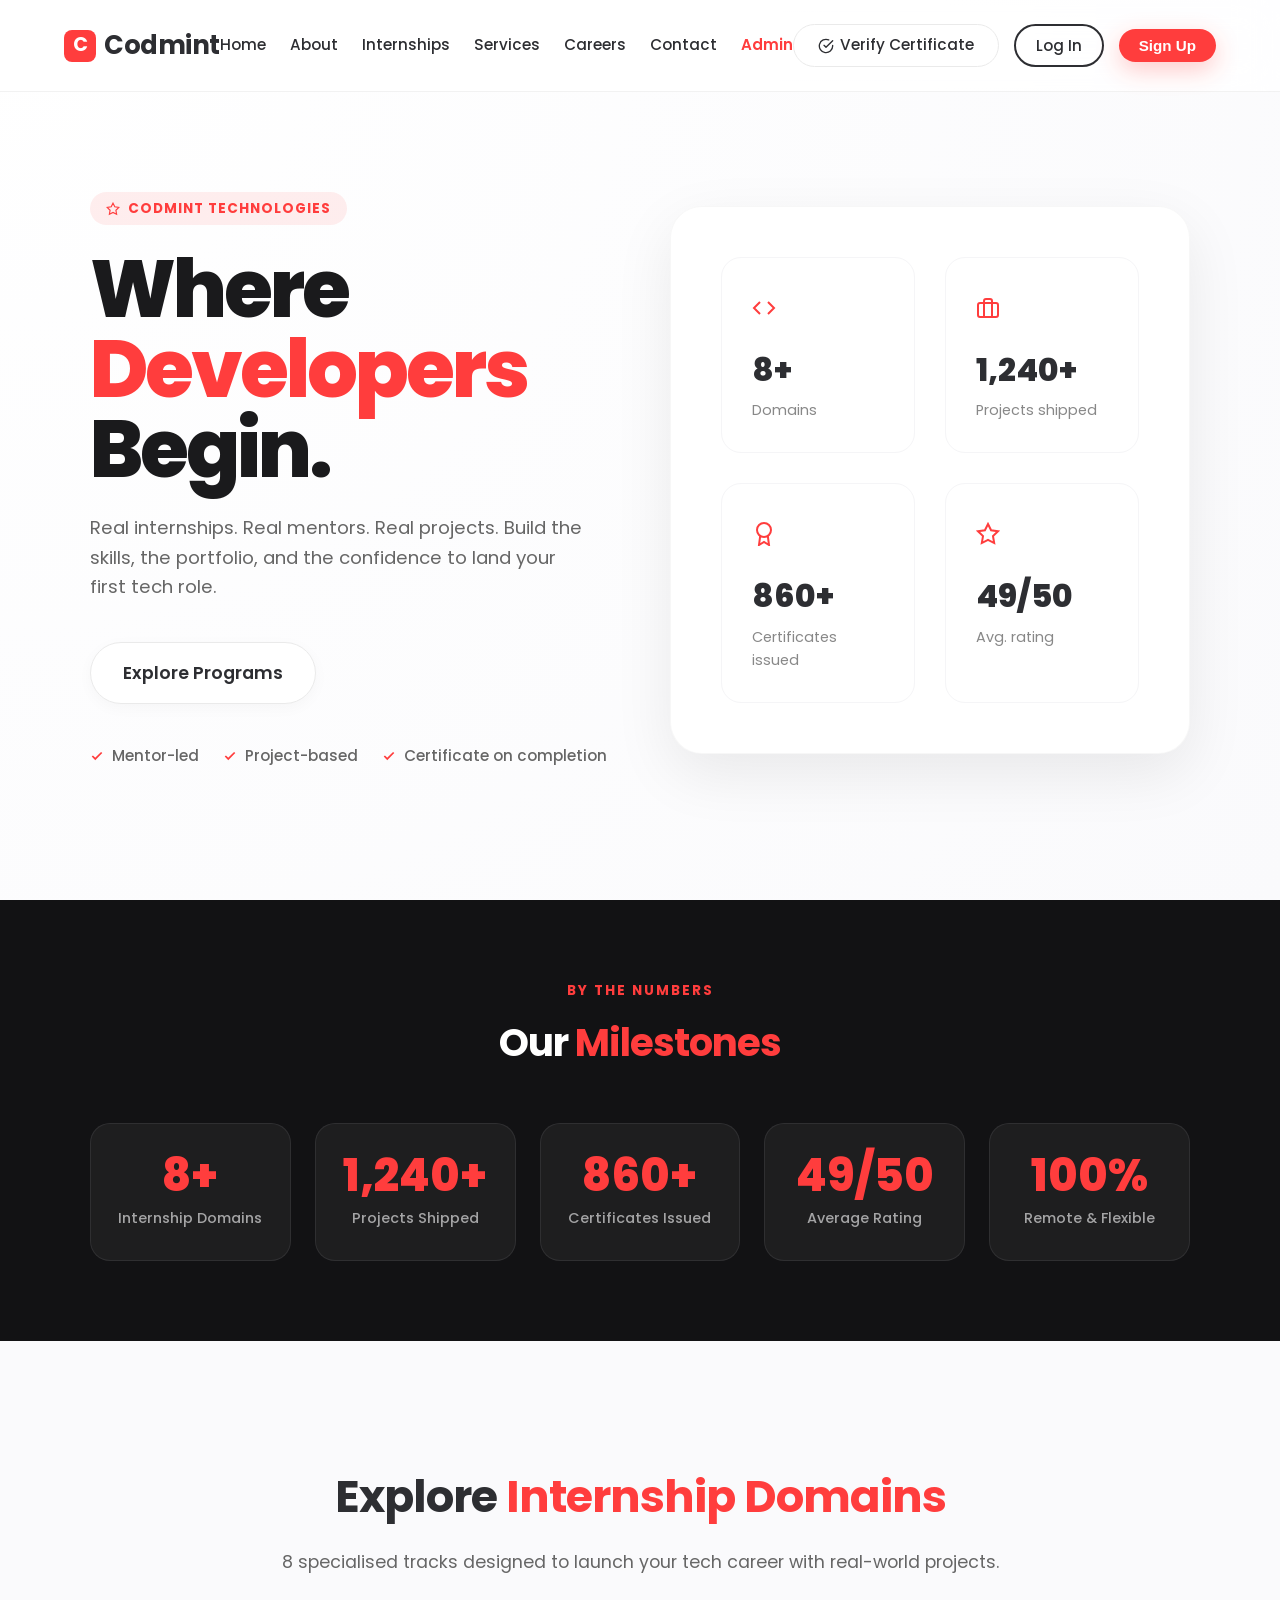
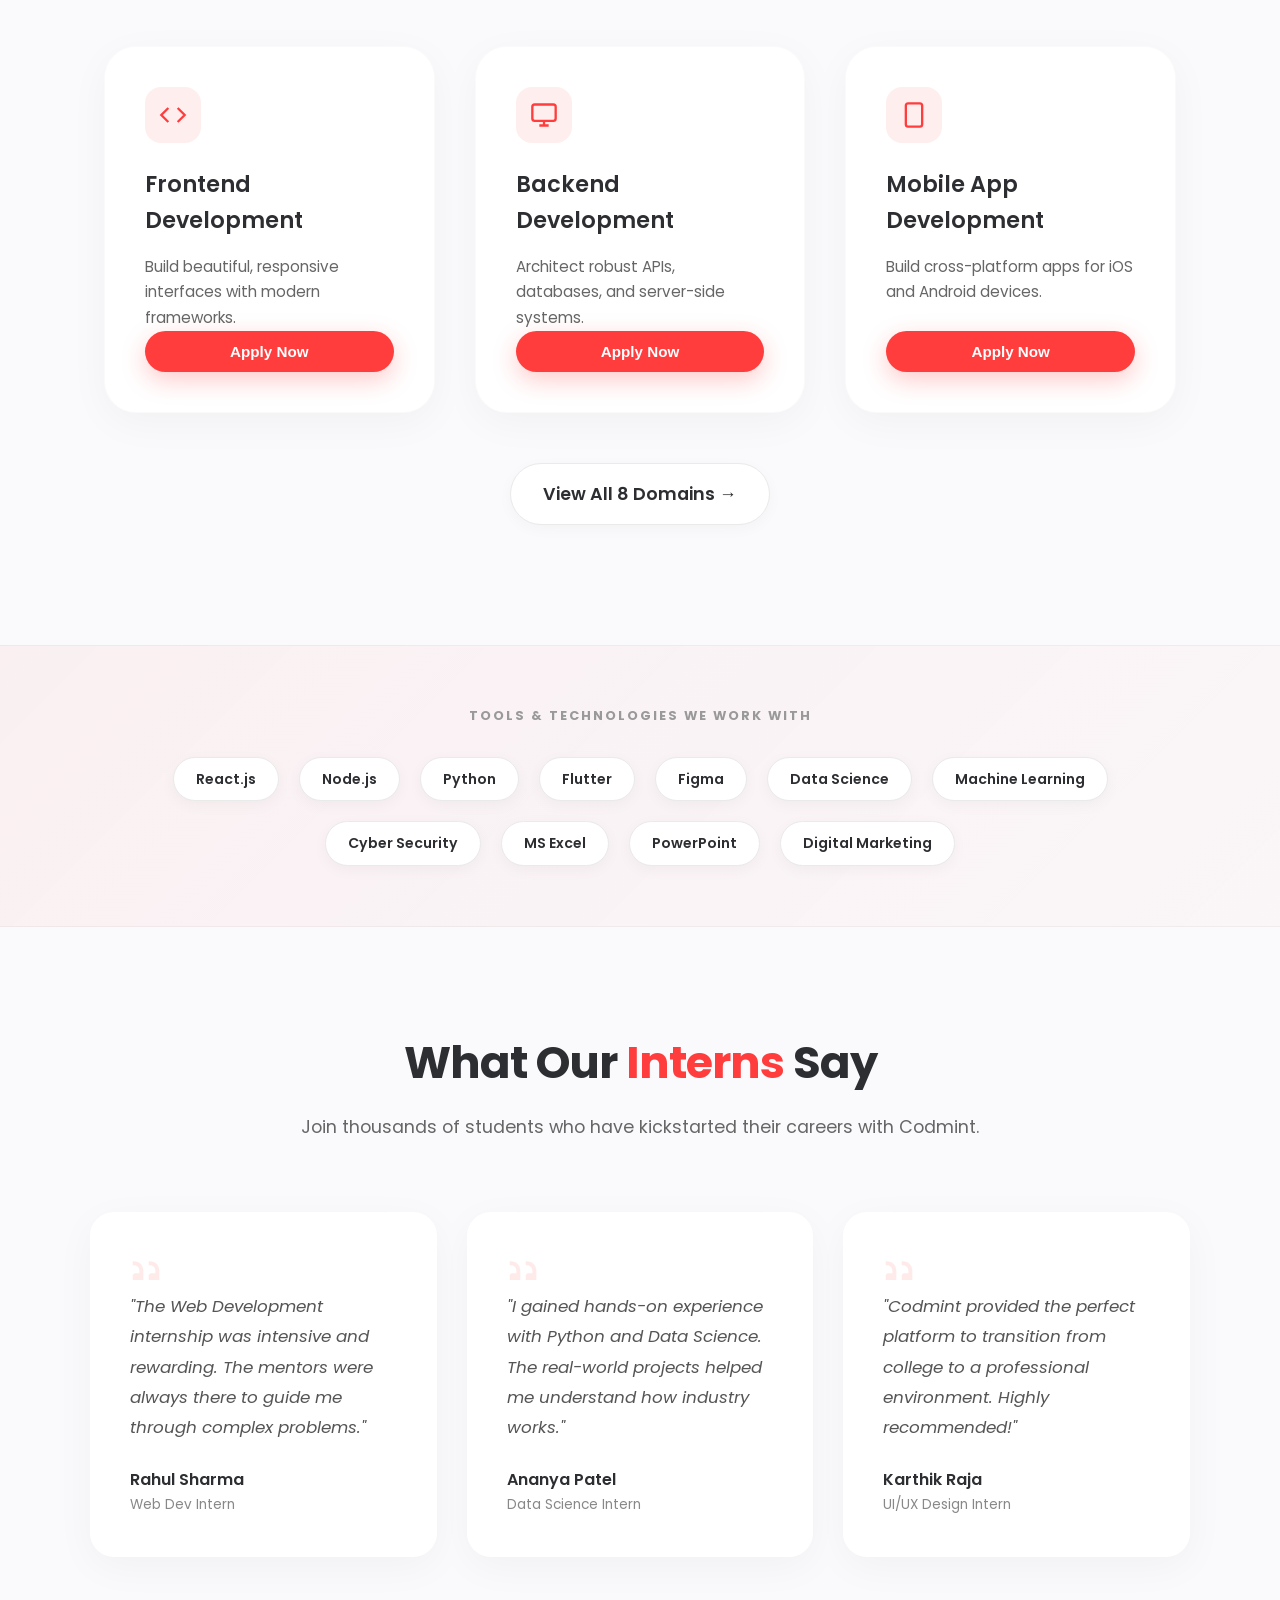
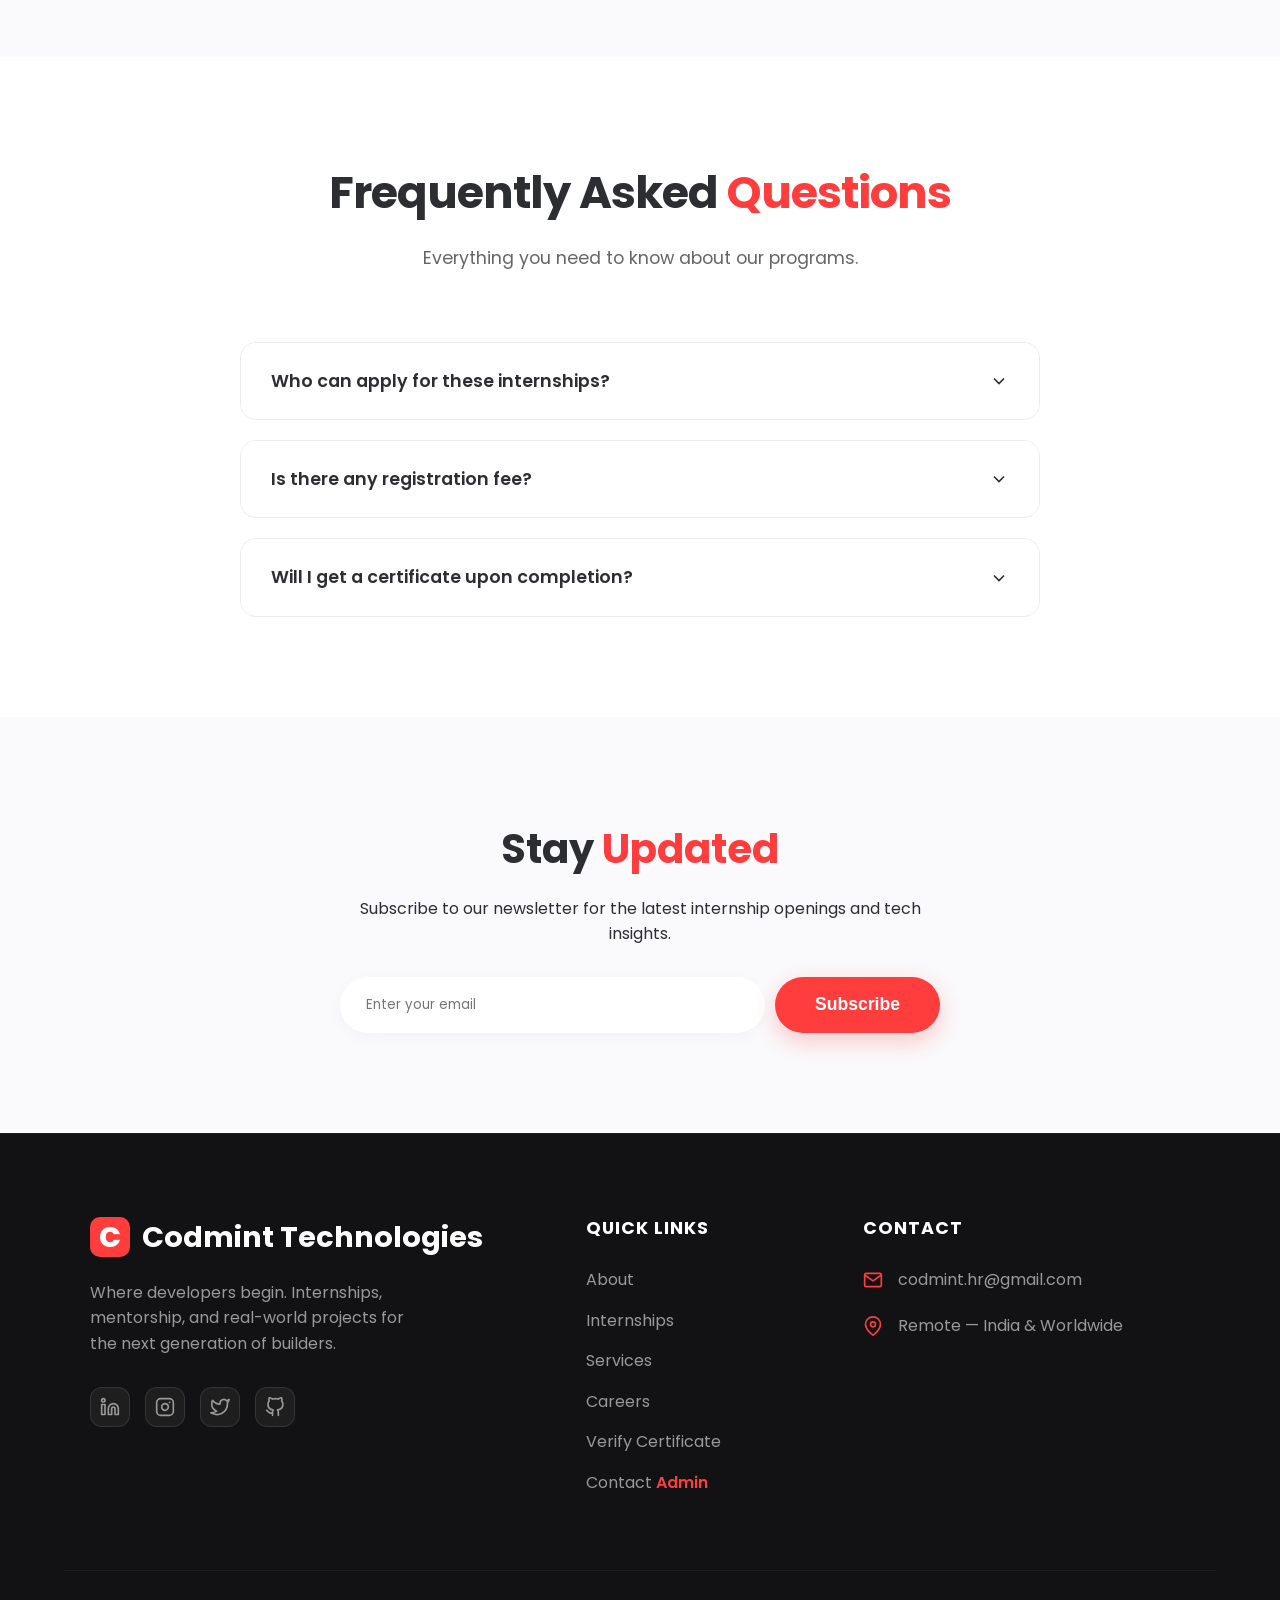
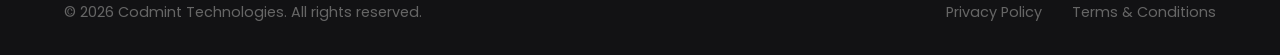
<file: index.html>
﻿<!DOCTYPE html>
<html lang="en">

<head>
    <meta charset="UTF-8">
    <meta name="viewport" content="width=device-width, initial-scale=1.0">
    <title>Codmint Technologies | Where Developers Begin</title>
    <meta name="description" content="Codmint Technologies — Real internships, real mentors, real projects. Build skills, portfolio, and confidence to land your first tech role.">
    <!-- Modern Typography: Poppins -->
    <link href="https://fonts.googleapis.com/css2?family=Poppins:wght@400;500;600;700&display=swap" rel="stylesheet">
    <link rel="stylesheet" href="css/style.css">
</head>

<body>
    <script>
        if (localStorage.getItem('theme') === 'dark') {
            document.body.classList.add('dark-theme');
        }
    </script>

    <!-- Glassmorphism Sticky Navigation -->
    <header id="main-header">
        <a href="#" class="logo" style="display: flex; align-items: center; gap: 8px;">
            <div
                style="background-color: var(--primary-red); color: white; width: 32px; height: 32px; border-radius: 8px; display: flex; align-items: center; justify-content: center; font-weight: bold; font-size: 1.2rem;">
                C</div>
            Codmint
        </a>
        <nav class="main-nav">
            <a href='index.html'>Home</a>
            <a href='about.html'>About</a>
            <a href='internships.html'>Internships</a>
            <a href='services.html'>Services</a>
            <a href='careers.html'>Careers</a>
            <a href='contact.html'>Contact</a>
            <a href='admin.html' style='color: var(--primary-red); font-weight: 600;'>Admin</a>
        </nav>
        <div class="header-actions" style="display: flex; align-items: center; gap: 15px;">


            <a class='nav-btn verify-btn' href='verify.html' style='display: flex; align-items: center; gap: 6px; border: 1px solid #EAEAEA; background: var(--white); text-decoration: none;'>
                <svg width="16" height="16" viewBox="0 0 24 24" fill="none" stroke="currentColor" stroke-width="2"
                    stroke-linecap="round" stroke-linejoin="round">
                    <path d="M22 11.08V12a10 10 0 1 1-5.93-9.14"></path>
                    <polyline points="22 4 12 14.01 9 11.01"></polyline>
                </svg>
                <span class="btn-text">Verify Certificate</span>
            </a>
            <button id="login-btn" class="nav-btn" style="padding: 8px 20px; font-size: 0.95rem;">Log In</button>
            <button id="register-btn" class="cta-btn" style="padding: 8px 20px; font-size: 0.95rem;">Sign Up</button>
            <span id="user-display" style="display: none; font-weight: 600; color: var(--primary-red);"></span>
            <button id="logout-btn" class="nav-btn" style="display: none;">Log Out</button>
            <button class="mobile-menu-btn" id="mobile-menu-btn" aria-label="Toggle Menu">
                <svg width="24" height="24" viewBox="0 0 24 24" fill="none" stroke="currentColor" stroke-width="2"
                    stroke-linecap="round" stroke-linejoin="round">
                    <line x1="3" y1="12" x2="21" y2="12"></line>
                    <line x1="3" y1="6" x2="21" y2="6"></line>
                    <line x1="3" y1="18" x2="21" y2="18"></line>
                </svg>
            </button>
        </div>
    </header>

    <!-- Hero Section -->
    <section class="hero">
        <div class="hero-container">
            <div class="hero-text fade-in-up">
                <div class="hero-badge">
                    <svg width="14" height="14" viewBox="0 0 24 24" fill="none" stroke="currentColor" stroke-width="2">
                        <path
                            d="M12 2l3.09 6.26L22 9.27l-5 4.87 1.18 6.88L12 17.77l-6.18 3.25L7 14.14 2 9.27l6.91-1.01L12 2z">
                        </path>
                    </svg>
                    CODMINT TECHNOLOGIES
                </div>
                <h1>Where <span class="text-red">Developers</span><br>Begin.</h1>
                <p>Real internships. Real mentors. Real projects. Build the skills, the portfolio, and the confidence to
                    land your first tech role.</p>
                <div class="hero-buttons">
                    <a class='secondary-btn' href='internships.html'>Explore Programs</a>
                </div>
                <div class="hero-features">
                    <span><svg width="14" height="14" viewBox="0 0 24 24" fill="none" stroke="var(--primary-red)"
                            stroke-width="3">
                            <polyline points="20 6 9 17 4 12"></polyline>
                        </svg> Mentor-led</span>
                    <span><svg width="14" height="14" viewBox="0 0 24 24" fill="none" stroke="var(--primary-red)"
                            stroke-width="3">
                            <polyline points="20 6 9 17 4 12"></polyline>
                        </svg> Project-based</span>
                    <span><svg width="14" height="14" viewBox="0 0 24 24" fill="none" stroke="var(--primary-red)"
                            stroke-width="3">
                            <polyline points="20 6 9 17 4 12"></polyline>
                        </svg> Certificate on completion</span>
                </div>
            </div>
            <div class="hero-stats fade-in-up" style="animation-delay: 0.2s;">
                <div class="stats-card">
                    <div class="stat-item">
                        <div class="stat-icon text-red">
                            <svg width="24" height="24" viewBox="0 0 24 24" fill="none" stroke="currentColor"
                                stroke-width="2">
                                <polyline points="16 18 22 12 16 6"></polyline>
                                <polyline points="8 6 2 12 8 18"></polyline>
                            </svg>
                        </div>
                        <h3>8+</h3>
                        <p>Domains</p>
                    </div>
                    <div class="stat-item">
                        <div class="stat-icon text-red">
                            <svg width="24" height="24" viewBox="0 0 24 24" fill="none" stroke="currentColor"
                                stroke-width="2">
                                <rect x="2" y="7" width="20" height="14" rx="2" ry="2"></rect>
                                <path d="M16 21V5a2 2 0 0 0-2-2h-4a2 2 0 0 0-2 2v16"></path>
                            </svg>
                        </div>
                        <h3>1,240+</h3>
                        <p>Projects shipped</p>
                    </div>
                    <div class="stat-item">
                        <div class="stat-icon text-red">
                            <svg width="24" height="24" viewBox="0 0 24 24" fill="none" stroke="currentColor"
                                stroke-width="2">
                                <circle cx="12" cy="8" r="7"></circle>
                                <polyline points="8.21 13.89 7 23 12 20 17 23 15.79 13.88"></polyline>
                            </svg>
                        </div>
                        <h3>860+</h3>
                        <p>Certificates issued</p>
                    </div>
                    <div class="stat-item">
                        <div class="stat-icon text-red">
                            <svg width="24" height="24" viewBox="0 0 24 24" fill="none" stroke="currentColor"
                                stroke-width="2">
                                <polygon
                                    points="12 2 15.09 8.26 22 9.27 17 14.14 18.18 21.02 12 17.77 5.82 21.02 7 14.14 2 9.27 8.91 8.26 12 2">
                                </polygon>
                            </svg>
                        </div>
                        <h3>49/50</h3>
                        <p>Avg. rating</p>
                    </div>
                </div>
            </div>
        </div>
    </section>

    <!-- Milestones / Numbers Section -->
    <section style="background:#121214;padding:80px 5%;">
        <div style="max-width:1100px;margin:0 auto;" class="scroll-reveal">
            <div style="text-align:center;margin-bottom:50px;">
                <p style="color:var(--primary-red);font-weight:700;letter-spacing:2px;font-size:0.85rem;text-transform:uppercase;margin-bottom:10px;">By The Numbers</p>
                <h2 style="color:#fff;font-size:2.4rem;font-weight:700;letter-spacing:-1px;">Our <span style="color:var(--primary-red);">Milestones</span></h2>
            </div>
            <div style="display:grid;grid-template-columns:repeat(auto-fit,minmax(180px,1fr));gap:24px;">
                <div style="background:rgba(255,255,255,0.05);border:1px solid rgba(255,255,255,0.08);border-radius:20px;padding:30px 24px;text-align:center;transition:all 0.3s;">
                    <div style="font-size:2.8rem;font-weight:800;color:var(--primary-red);line-height:1;margin-bottom:8px;">8+</div>
                    <div style="font-size:0.9rem;color:rgba(255,255,255,0.6);font-weight:500;">Internship Domains</div>
                </div>
                <div style="background:rgba(255,255,255,0.05);border:1px solid rgba(255,255,255,0.08);border-radius:20px;padding:30px 24px;text-align:center;transition:all 0.3s;">
                    <div style="font-size:2.8rem;font-weight:800;color:var(--primary-red);line-height:1;margin-bottom:8px;">1,240+</div>
                    <div style="font-size:0.9rem;color:rgba(255,255,255,0.6);font-weight:500;">Projects Shipped</div>
                </div>
                <div style="background:rgba(255,255,255,0.05);border:1px solid rgba(255,255,255,0.08);border-radius:20px;padding:30px 24px;text-align:center;transition:all 0.3s;">
                    <div style="font-size:2.8rem;font-weight:800;color:var(--primary-red);line-height:1;margin-bottom:8px;">860+</div>
                    <div style="font-size:0.9rem;color:rgba(255,255,255,0.6);font-weight:500;">Certificates Issued</div>
                </div>
                <div style="background:rgba(255,255,255,0.05);border:1px solid rgba(255,255,255,0.08);border-radius:20px;padding:30px 24px;text-align:center;transition:all 0.3s;">
                    <div style="font-size:2.8rem;font-weight:800;color:var(--primary-red);line-height:1;margin-bottom:8px;">49/50</div>
                    <div style="font-size:0.9rem;color:rgba(255,255,255,0.6);font-weight:500;">Average Rating</div>
                </div>
                <div style="background:rgba(255,255,255,0.05);border:1px solid rgba(255,255,255,0.08);border-radius:20px;padding:30px 24px;text-align:center;transition:all 0.3s;">
                    <div style="font-size:2.8rem;font-weight:800;color:var(--primary-red);line-height:1;margin-bottom:8px;">100%</div>
                    <div style="font-size:0.9rem;color:rgba(255,255,255,0.6);font-weight:500;">Remote &amp; Flexible</div>
                </div>
            </div>
        </div>
    </section>

    <!-- Internship Domains Preview -->
    <section class="domains-section">
        <div class="section-header scroll-reveal">
            <h2>Explore <span class="text-red">Internship Domains</span></h2>
            <p>8 specialised tracks designed to launch your tech career with real-world projects.</p>
        </div>
        <div class="card-grid">
            <div class="card scroll-reveal">
                <div class="card-icon"><svg width="28" height="28" viewBox="0 0 24 24" fill="none" stroke="currentColor" stroke-width="2"><polyline points="16 18 22 12 16 6"></polyline><polyline points="8 6 2 12 8 18"></polyline></svg></div>
                <h3>Frontend Development</h3>
                <p>Build beautiful, responsive interfaces with modern frameworks.</p>
                <button class="cta-btn apply-btn" data-domain="Frontend Development">Apply Now</button>
            </div>
            <div class="card scroll-reveal">
                <div class="card-icon"><svg width="28" height="28" viewBox="0 0 24 24" fill="none" stroke="currentColor" stroke-width="2"><rect x="2" y="3" width="20" height="14" rx="2"></rect><line x1="8" y1="21" x2="16" y2="21"></line><line x1="12" y1="17" x2="12" y2="21"></line></svg></div>
                <h3>Backend Development</h3>
                <p>Architect robust APIs, databases, and server-side systems.</p>
                <button class="cta-btn apply-btn" data-domain="Backend Development">Apply Now</button>
            </div>
            <div class="card scroll-reveal">
                <div class="card-icon"><svg width="28" height="28" viewBox="0 0 24 24" fill="none" stroke="currentColor" stroke-width="2"><rect x="5" y="2" width="14" height="20" rx="2"></rect><line x1="12" y1="18" x2="12.01" y2="18"></line></svg></div>
                <h3>Mobile App Development</h3>
                <p>Build cross-platform apps for iOS and Android devices.</p>
                <button class="cta-btn apply-btn" data-domain="Mobile App Development">Apply Now</button>
            </div>
        </div>
        <div style="text-align:center;margin-top:50px;">
            <a class='secondary-btn' href='internships.html'>View All 8 Domains &rarr;</a>
        </div>
    </section>

    <!-- Scrolling Tutorials / Tools Banner -->
    <section style="background:linear-gradient(135deg,rgba(255,61,61,0.05),rgba(255,61,61,0.02));padding:60px 5%;overflow:hidden;border-top:1px solid rgba(0,0,0,0.04);border-bottom:1px solid rgba(0,0,0,0.04);">
        <div style="max-width:1100px;margin:0 auto;">
            <p style="text-align:center;font-size:0.8rem;font-weight:700;letter-spacing:2px;color:#999;text-transform:uppercase;margin-bottom:30px;">Tools &amp; Technologies We Work With</p>
            <div style="display:flex;gap:20px;flex-wrap:wrap;justify-content:center;align-items:center;">
                <span style="background:#fff;border:1px solid #EAEAEA;border-radius:50px;padding:10px 22px;font-size:0.88rem;font-weight:600;color:var(--dark-grey);box-shadow:0 4px 15px rgba(0,0,0,0.04);">React.js</span>
                <span style="background:#fff;border:1px solid #EAEAEA;border-radius:50px;padding:10px 22px;font-size:0.88rem;font-weight:600;color:var(--dark-grey);box-shadow:0 4px 15px rgba(0,0,0,0.04);">Node.js</span>
                <span style="background:#fff;border:1px solid #EAEAEA;border-radius:50px;padding:10px 22px;font-size:0.88rem;font-weight:600;color:var(--dark-grey);box-shadow:0 4px 15px rgba(0,0,0,0.04);">Python</span>
                <span style="background:#fff;border:1px solid #EAEAEA;border-radius:50px;padding:10px 22px;font-size:0.88rem;font-weight:600;color:var(--dark-grey);box-shadow:0 4px 15px rgba(0,0,0,0.04);">Flutter</span>
                <span style="background:#fff;border:1px solid #EAEAEA;border-radius:50px;padding:10px 22px;font-size:0.88rem;font-weight:600;color:var(--dark-grey);box-shadow:0 4px 15px rgba(0,0,0,0.04);">Figma</span>
                <span style="background:#fff;border:1px solid #EAEAEA;border-radius:50px;padding:10px 22px;font-size:0.88rem;font-weight:600;color:var(--dark-grey);box-shadow:0 4px 15px rgba(0,0,0,0.04);">Data Science</span>
                <span style="background:#fff;border:1px solid #EAEAEA;border-radius:50px;padding:10px 22px;font-size:0.88rem;font-weight:600;color:var(--dark-grey);box-shadow:0 4px 15px rgba(0,0,0,0.04);">Machine Learning</span>
                <span style="background:#fff;border:1px solid #EAEAEA;border-radius:50px;padding:10px 22px;font-size:0.88rem;font-weight:600;color:var(--dark-grey);box-shadow:0 4px 15px rgba(0,0,0,0.04);">Cyber Security</span>
                <span style="background:#fff;border:1px solid #EAEAEA;border-radius:50px;padding:10px 22px;font-size:0.88rem;font-weight:600;color:var(--dark-grey);box-shadow:0 4px 15px rgba(0,0,0,0.04);">MS Excel</span>
                <span style="background:#fff;border:1px solid #EAEAEA;border-radius:50px;padding:10px 22px;font-size:0.88rem;font-weight:600;color:var(--dark-grey);box-shadow:0 4px 15px rgba(0,0,0,0.04);">PowerPoint</span>
                <span style="background:#fff;border:1px solid #EAEAEA;border-radius:50px;padding:10px 22px;font-size:0.88rem;font-weight:600;color:var(--dark-grey);box-shadow:0 4px 15px rgba(0,0,0,0.04);">Digital Marketing</span>
            </div>
        </div>
    </section>





    <!-- Testimonials Section -->
    <section class="testimonials">
        <div class="container scroll-reveal">
            <div class="section-header">
                <h2>What Our <span class="text-red">Interns</span> Say</h2>
                <p>Join thousands of students who have kickstarted their careers with Codmint.</p>
            </div>
            <div class="testimonials-grid">
                <div class="testimonial-card">
                    <div class="quote-icon">
                        <svg width="32" height="32" viewBox="0 0 24 24" fill="var(--primary-red)" style="opacity: 0.1;">
                            <path
                                d="M14.017 21L14.017 18C14.017 16.8954 14.9124 16 16.017 16H19.017V14C19.017 11.7909 17.2261 10 15.017 10H14.017V7H15.017C18.883 7 22.017 10.134 22.017 14V21H14.017ZM2.017 21L2.017 18C2.017 16.8954 2.91243 16 4.017 16H7.017V14C7.017 11.7909 5.2261 10 3.017 10H2.017V7H3.017C6.88297 7 10.017 10.134 10.017 14V21H2.017Z">
                            </path>
                        </svg>
                    </div>
                    <p>"The Web Development internship was intensive and rewarding. The mentors were always there to
                        guide me through complex problems."</p>
                    <div class="testimonial-user">
                        <div class="user-info">
                            <h4>Rahul Sharma</h4>
                            <p>Web Dev Intern</p>
                        </div>
                    </div>
                </div>
                <div class="testimonial-card">
                    <div class="quote-icon">
                        <svg width="32" height="32" viewBox="0 0 24 24" fill="var(--primary-red)" style="opacity: 0.1;">
                            <path
                                d="M14.017 21L14.017 18C14.017 16.8954 14.9124 16 16.017 16H19.017V14C19.017 11.7909 17.2261 10 15.017 10H14.017V7H15.017C18.883 7 22.017 10.134 22.017 14V21H14.017ZM2.017 21L2.017 18C2.017 16.8954 2.91243 16 4.017 16H7.017V14C7.017 11.7909 5.2261 10 3.017 10H2.017V7H3.017C6.88297 7 10.017 10.134 10.017 14V21H2.017Z">
                            </path>
                        </svg>
                    </div>
                    <p>"I gained hands-on experience with Python and Data Science. The real-world projects helped me
                        understand how industry works."</p>
                    <div class="testimonial-user">
                        <div class="user-info">
                            <h4>Ananya Patel</h4>
                            <p>Data Science Intern</p>
                        </div>
                    </div>
                </div>
                <div class="testimonial-card">
                    <div class="quote-icon">
                        <svg width="32" height="32" viewBox="0 0 24 24" fill="var(--primary-red)" style="opacity: 0.1;">
                            <path
                                d="M14.017 21L14.017 18C14.017 16.8954 14.9124 16 16.017 16H19.017V14C19.017 11.7909 17.2261 10 15.017 10H14.017V7H15.017C18.883 7 22.017 10.134 22.017 14V21H14.017ZM2.017 21L2.017 18C2.017 16.8954 2.91243 16 4.017 16H7.017V14C7.017 11.7909 5.2261 10 3.017 10H2.017V7H3.017C6.88297 7 10.017 10.134 10.017 14V21H2.017Z">
                            </path>
                        </svg>
                    </div>
                    <p>"Codmint provided the perfect platform to transition from college to a professional environment.
                        Highly recommended!"</p>
                    <div class="testimonial-user">
                        <div class="user-info">
                            <h4>Karthik Raja</h4>
                            <p>UI/UX Design Intern</p>
                        </div>
                    </div>
                </div>
            </div>
        </div>
    </section>

    <!-- FAQ Section -->
    <section class="faq-section">
        <div class="container scroll-reveal">
            <div class="section-header">
                <h2>Frequently Asked <span class="text-red">Questions</span></h2>
                <p>Everything you need to know about our programs.</p>
            </div>
            <div class="faq-grid">
                <div class="faq-item">
                    <div class="faq-question">
                        <h3>Who can apply for these internships?</h3>
                        <svg width="20" height="20" viewBox="0 0 24 24" fill="none" stroke="currentColor"
                            stroke-width="2">
                            <polyline points="6 9 12 15 18 9"></polyline>
                        </svg>
                    </div>
                    <div class="faq-answer">
                        <p>Our internships are open to college students, fresh graduates, and anyone looking to switch
                            their career to technology.</p>
                    </div>
                </div>
                <div class="faq-item">
                    <div class="faq-question">
                        <h3>Is there any registration fee?</h3>
                        <svg width="20" height="20" viewBox="0 0 24 24" fill="none" stroke="currentColor"
                            stroke-width="2">
                            <polyline points="6 9 12 15 18 9"></polyline>
                        </svg>
                    </div>
                    <div class="faq-answer">
                        <p>Some of our specialized training programs may have a nominal fee, while others are
                            merit-based and free. Check the specific program details for more info.</p>
                    </div>
                </div>
                <div class="faq-item">
                    <div class="faq-question">
                        <h3>Will I get a certificate upon completion?</h3>
                        <svg width="20" height="20" viewBox="0 0 24 24" fill="none" stroke="currentColor"
                            stroke-width="2">
                            <polyline points="6 9 12 15 18 9"></polyline>
                        </svg>
                    </div>
                    <div class="faq-answer">
                        <p>Yes, all successful interns receive a verified certificate that can be showcased on LinkedIn
                            and added to your resume.</p>
                    </div>
                </div>
            </div>
        </div>
    </section>

    <!-- Newsletter Section -->
    <section class="newsletter-section">
        <div class="newsletter-content scroll-reveal">
            <h2>Stay <span class="text-red">Updated</span></h2>
            <p>Subscribe to our newsletter for the latest internship openings and tech insights.</p>
            <form class="newsletter-form" id="newsletter-form">
                <input type="email" placeholder="Enter your email" required>
                <button type="submit" class="cta-btn">Subscribe</button>
            </form>
        </div>
    </section>

    <footer id="contact">
        <div class="footer-container">
            <div class="footer-brand">
                <h3>
                    <div class="logo-icon">C</div> Codmint Technologies
                </h3>
                <p>Where developers begin. Internships, mentorship, and real-world projects for the next generation of
                    builders.</p>
                <div class="social-links">
                    <a href="#" class="social-icon" aria-label="LinkedIn">
                        <svg width="20" height="20" viewBox="0 0 24 24" fill="none" stroke="currentColor"
                            stroke-width="2" stroke-linecap="round" stroke-linejoin="round">
                            <path d="M16 8a6 6 0 0 1 6 6v7h-4v-7a2 2 0 0 0-2-2 2 2 0 0 0-2 2v7h-4v-7a6 6 0 0 1 6-6z">
                            </path>
                            <rect x="2" y="9" width="4" height="12"></rect>
                            <circle cx="4" cy="4" r="2"></circle>
                        </svg>
                    </a>
                    <a href="#" class="social-icon" aria-label="Instagram">
                        <svg width="20" height="20" viewBox="0 0 24 24" fill="none" stroke="currentColor"
                            stroke-width="2" stroke-linecap="round" stroke-linejoin="round">
                            <rect x="2" y="2" width="20" height="20" rx="5" ry="5"></rect>
                            <path d="M16 11.37A4 4 0 1 1 12.63 8 4 4 0 0 1 16 11.37z"></path>
                            <line x1="17.5" y1="6.5" x2="17.51" y2="6.5"></line>
                        </svg>
                    </a>
                    <a href="#" class="social-icon" aria-label="Twitter">
                        <svg width="20" height="20" viewBox="0 0 24 24" fill="none" stroke="currentColor"
                            stroke-width="2" stroke-linecap="round" stroke-linejoin="round">
                            <path
                                d="M23 3a10.9 10.9 0 0 1-3.14 1.53 4.48 4.48 0 0 0-7.86 3v1A10.66 10.66 0 0 1 3 4s-4 9 5 13a11.64 11.64 0 0 1-7 2c9 5 20 0 20-11.5a4.5 4.5 0 0 0-.08-.83A7.72 7.72 0 0 0 23 3z">
                            </path>
                        </svg>
                    </a>
                    <a href="#" class="social-icon" aria-label="GitHub">
                        <svg width="20" height="20" viewBox="0 0 24 24" fill="none" stroke="currentColor"
                            stroke-width="2" stroke-linecap="round" stroke-linejoin="round">
                            <path
                                d="M9 19c-5 1.5-5-2.5-7-3m14 6v-3.87a3.37 3.37 0 0 0-.94-2.61c3.14-.35 6.44-1.54 6.44-7A5.44 5.44 0 0 0 20 4.77 5.07 5.07 0 0 0 19.91 1S18.73.65 16 2.48a13.38 13.38 0 0 0-7 0C6.27.65 5.09 1 5.09 1A5.07 5.07 0 0 0 5 4.77a5.44 5.44 0 0 0-1.5 3.78c0 5.42 3.3 6.61 6.44 7A3.37 3.37 0 0 0 9 18.13V22">
                            </path>
                        </svg>
                    </a>
                </div>
            </div>
            <div class="footer-links">
                <h4>Quick Links</h4>
                <ul>
                    <li><a href='about.html'>About</a></li>
                    <li><a href='internships.html'>Internships</a></li>
                    <li><a href='services.html'>Services</a></li>
                    <li><a href='careers.html'>Careers</a></li>
                    <li><a href='verify.html'>Verify Certificate</a></li>
                    <li><a href='contact.html'>Contact</a>
            <a href='admin.html' style='color: var(--primary-red); font-weight: 600;'>Admin</a></li>
                </ul>
            </div>
            <div class="footer-contact">
                <h4>Contact</h4>
                <div class="contact-item">
                    <svg width="20" height="20" viewBox="0 0 24 24" fill="none" stroke="currentColor" stroke-width="2"
                        stroke-linecap="round" stroke-linejoin="round">
                        <path d="M4 4h16c1.1 0 2 .9 2 2v12c0 1.1-.9 2-2 2H4c-1.1 0-2-.9-2-2V6c0-1.1.9-2 2-2z"></path>
                        <polyline points="22,6 12,13 2,6"></polyline>
                    </svg>
                    <p>codmint.hr@gmail.com</p>
                </div>
                <div class="contact-item">
                    <svg width="20" height="20" viewBox="0 0 24 24" fill="none" stroke="currentColor" stroke-width="2"
                        stroke-linecap="round" stroke-linejoin="round">
                        <path d="M21 10c0 7-9 13-9 13s-9-6-9-13a9 9 0 0 1 18 0z"></path>
                        <circle cx="12" cy="10" r="3"></circle>
                    </svg>
                    <p>Remote — India & Worldwide</p>
                </div>
            </div>
        </div>
        <div class="footer-bottom">
            <p>&copy; 2026 Codmint Technologies. All rights reserved.</p>
            <div class="footer-legal">
                <a href="#">Privacy Policy</a>
                <a href="#">Terms & Conditions</a>
            </div>
        </div>
    </footer>

    <!-- Professional Login Modal -->
    <div id="login-modal" class="modal">
        <div class="modal-content">
            <span class="close-btn" id="login-close">&times;</span>
            <h2>Welcome Back</h2>
            <p>Log in to access your dashboard</p>
            <form id="login-form" class="login-form" autocomplete="off">
                <div class="input-group">
                    <label for="email">Email Address</label>
                    <input type="email" id="email" placeholder="name@example.com" required autocomplete="off">
                </div>
                <div class="input-group">
                    <label for="password">Password</label>
                    <input type="password" id="password" placeholder="••••••••" required autocomplete="new-password">
                </div>
                <div class="form-options">
                    <label><input type="checkbox" id="remember-me"> Remember me</label>
                    <a href="#" class="forgot-pwd">Forgot Password?</a>
                </div>
                <p id="login-error" style="color: red; font-size: 0.85rem; margin-bottom: 10px; display: none;">Invalid
                    email or password.</p>
                <button type="submit" class="cta-btn login-submit">Log In</button>
            </form>
            <p class="signup-link">Don't have an account? <a href="#" id="switch-to-register">Sign up</a></p>
        </div>
    </div>

    <!-- Professional Register Modal -->
    <div id="register-modal" class="modal">
        <div class="modal-content">
            <span class="close-btn" id="register-close">&times;</span>
            <h2>Create Account</h2>
            <p>Join Codmint Technologies today</p>
            <form id="register-form" class="login-form" autocomplete="off">
                <div class="input-group">
                    <label for="reg-name">Full Name</label>
                    <input type="text" id="reg-name" placeholder="John Doe" required minlength="3" autocomplete="off">
                </div>
                <div class="input-group">
                    <label for="reg-email">Email Address</label>
                    <input type="email" id="reg-email" placeholder="name@example.com" required autocomplete="off">
                </div>
                <div class="input-group">
                    <label for="reg-password">Password</label>
                    <input type="password" id="reg-password" placeholder="••••••••" required minlength="6"
                        autocomplete="new-password">
                </div>
                <div class="input-group">
                    <label for="reg-confirm">Confirm Password</label>
                    <input type="password" id="reg-confirm" placeholder="••••••••" required minlength="6"
                        autocomplete="new-password">
                </div>
                <p id="reg-error" style="color: red; font-size: 0.85rem; margin-bottom: 10px; display: none;">Passwords
                    do not match.</p>
                <button type="submit" class="cta-btn login-submit">Create Account</button>
            </form>
            <p class="signup-link">Already have an account? <a href="#" id="switch-to-login">Log In</a></p>
        </div>
    </div>

    <!-- Professional Apply Modal -->
    <div id="apply-modal" class="modal">
        <div class="modal-content" style="max-height: 90vh; overflow-y: auto;">
            <span class="close-btn" id="apply-close">&times;</span>
            <h2>Apply for Internship</h2>
            <p>Take the first step towards your tech career.</p>
            <form id="apply-form" class="login-form" autocomplete="off">
                <div class="input-group">
                    <label for="apply-domain">Selected Domain</label>
                    <input type="text" id="apply-domain" readonly
                        style="background-color: #f5f5f5; color: #888; cursor: not-allowed;">
                </div>
                <div class="input-group">
                    <label for="apply-name">Full Name</label>
                    <input type="text" id="apply-name" placeholder="John Doe" required autocomplete="off">
                </div>
                <div class="input-group">
                    <label for="apply-email">Email Address</label>
                    <input type="email" id="apply-email" placeholder="name@example.com" required autocomplete="off">
                </div>
                <div class="input-group">
                    <label for="apply-phone">Phone Number</label>
                    <input type="tel" id="apply-phone" placeholder="9876543210" required autocomplete="off"
                        maxlength="10" minlength="10" pattern="[0-9]{10}"
                        oninput="this.value = this.value.replace(/[^0-9]/g, '')">
                </div>
                <p id="apply-phone-error" style="color: red; font-size: 0.85rem; margin-bottom: 10px; display: none;">
                    Please enter a valid 10-digit phone number.</p>
                <div class="input-group">
                    <label for="apply-resume">Resume/CV Link (Google Drive, Dropbox, etc.)</label>
                    <input type="url" id="apply-resume" placeholder="https://..." required autocomplete="off">
                </div>
                <div class="input-group">
                    <label for="apply-cover">Cover Letter (Optional)</label>
                    <textarea id="apply-cover" rows="3" placeholder="Why are you a good fit for this role?"
                        style="width: 100%; padding: 14px 20px; border: 2px solid #EAEAEA; border-radius: 12px; font-family: inherit; font-size: 1rem; resize: vertical; outline: none; transition: var(--transition-smooth);"></textarea>
                </div>
                <button type="submit" class="cta-btn login-submit" style="margin-top: 10px;">Submit Application</button>
            </form>
        </div>
    </div>

    <button id="back-to-top" class="back-to-top" aria-label="Back to Top">
        <svg width="24" height="24" viewBox="0 0 24 24" fill="none" stroke="currentColor" stroke-width="2"
            stroke-linecap="round" stroke-linejoin="round">
            <polyline points="18 15 12 9 6 15"></polyline>
        </svg>
    </button>

    <script src="js/main.js"></script>
</body>

</html>
</file>
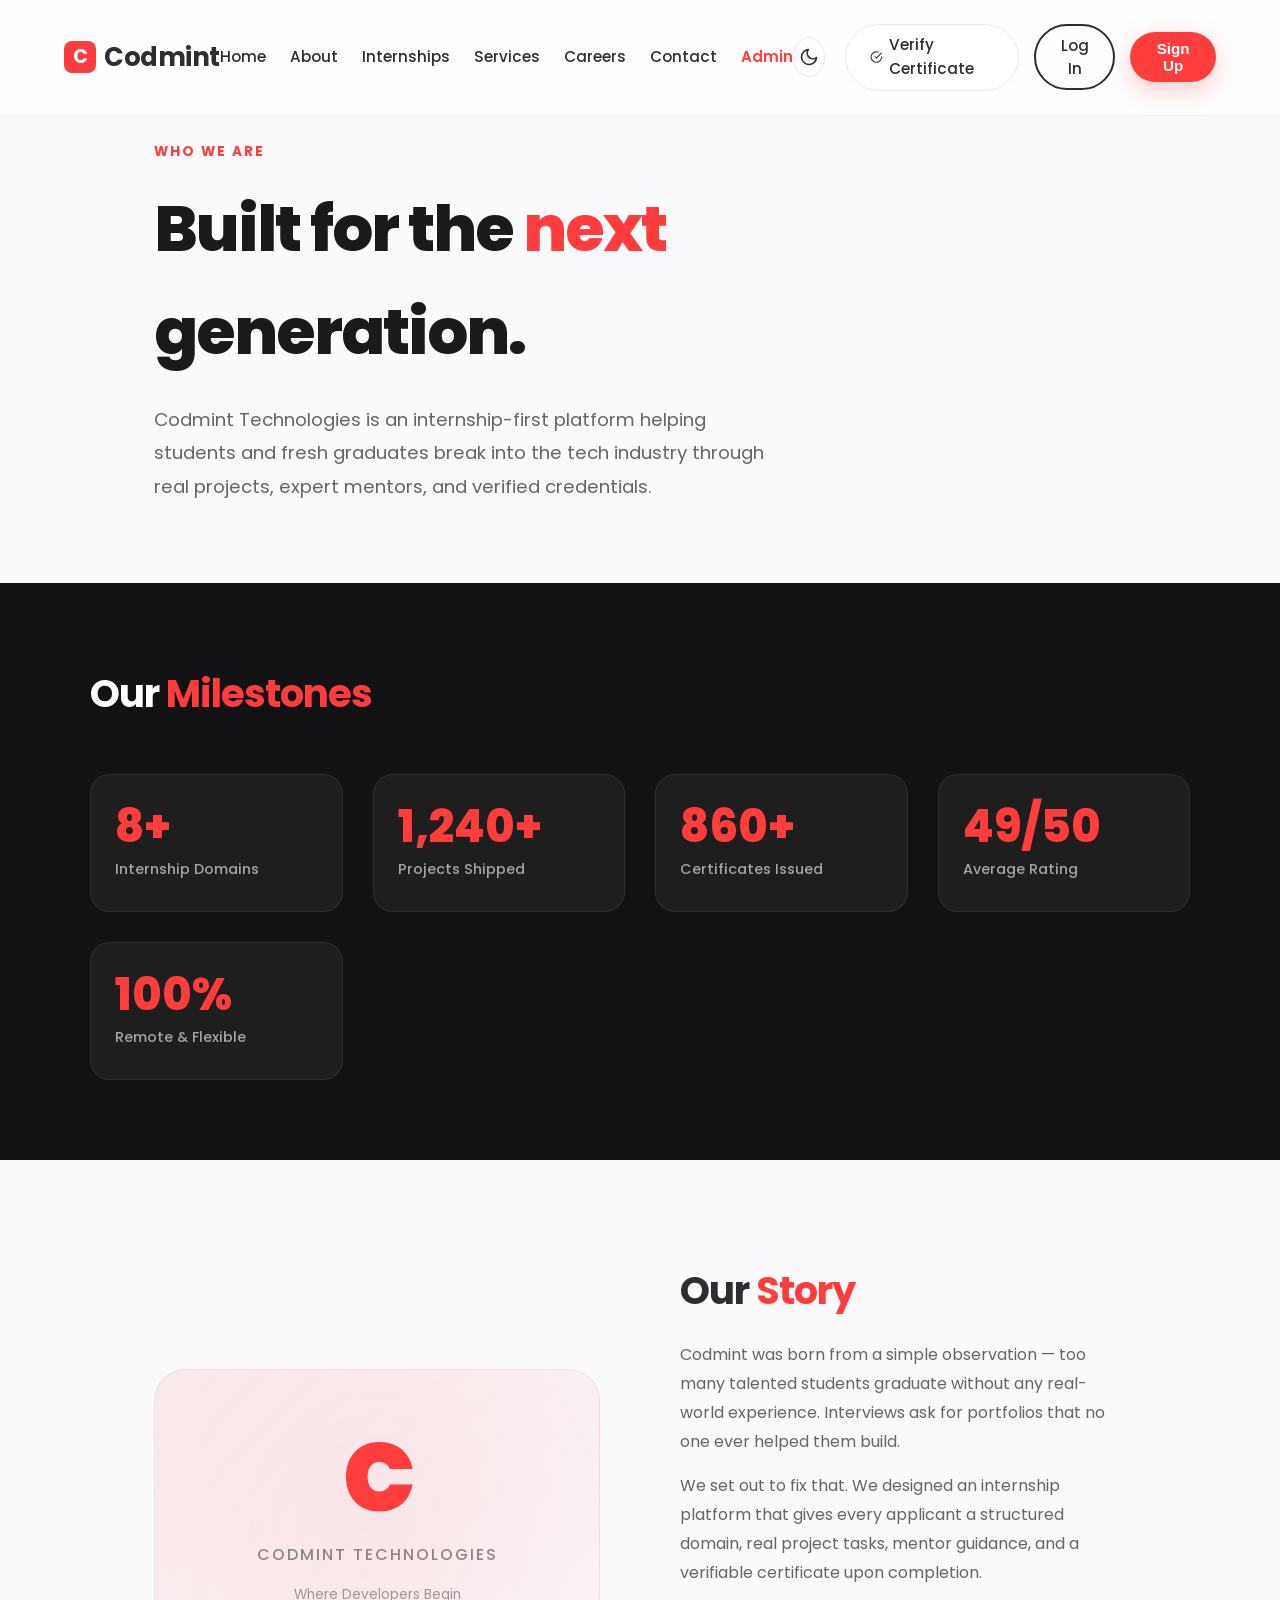
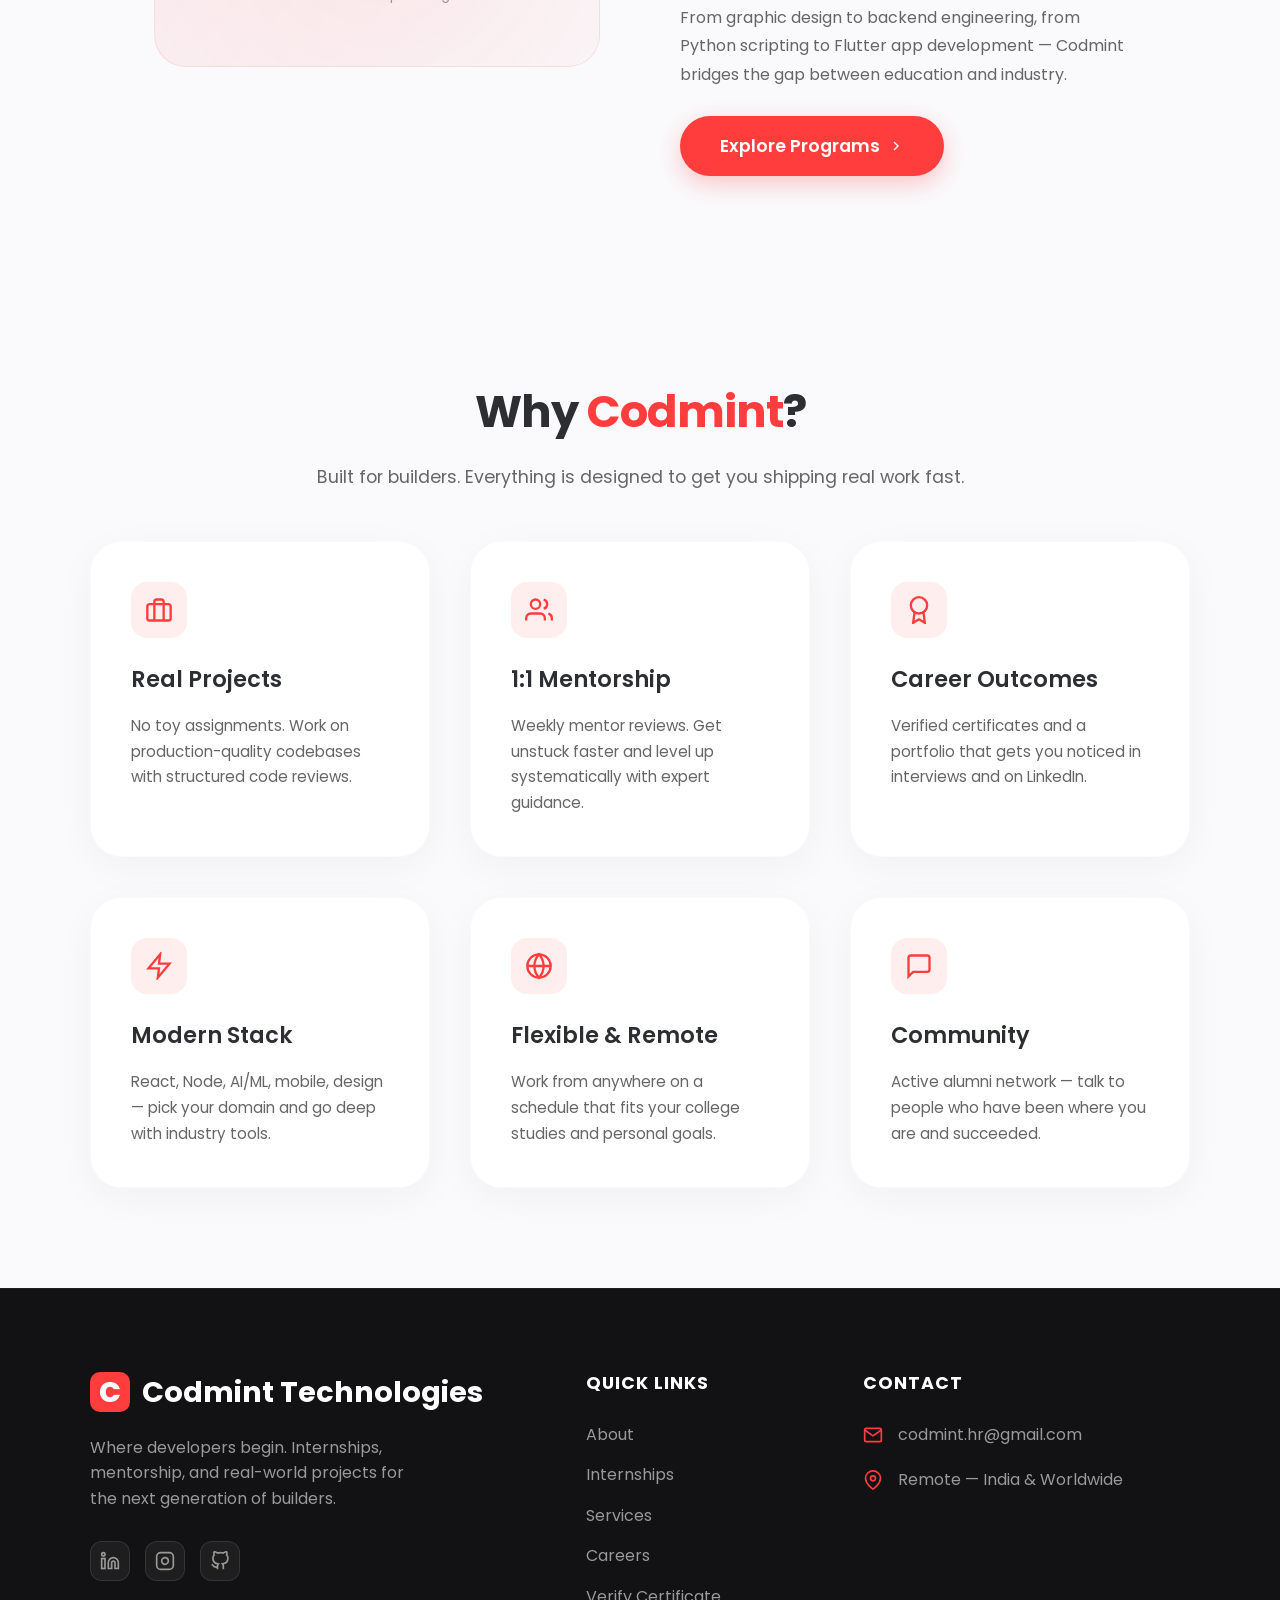
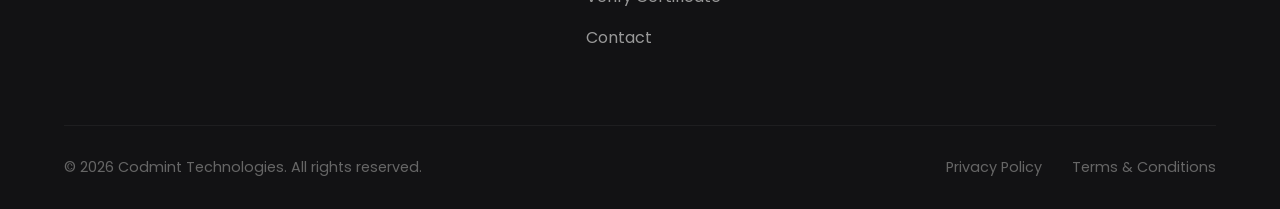
<file: about.html>
﻿<!DOCTYPE html>
<html lang="en">
<head>
    <meta charset="UTF-8">
    <meta name="viewport" content="width=device-width, initial-scale=1.0">
    <title>About Us | Codmint Technologies</title>
    <meta name="description" content="Learn about Codmint Technologies — who we are, our mission, milestones, and the team building the next generation of tech leaders.">
    <link href="https://fonts.googleapis.com/css2?family=Poppins:wght@400;500;600;700&display=swap" rel="stylesheet">
    <link rel="stylesheet" href="css/style.css">
    <style>
        .about-hero { padding: 140px 5% 80px; max-width: 1100px; margin: 0 auto; }
        .about-hero h1 { font-size: 4rem; font-weight: 800; letter-spacing: -2px; color: var(--primary-dark); margin-bottom: 20px; }
        .about-hero p { font-size: 1.15rem; color: #666; max-width: 620px; line-height: 1.8; }
        .milestones { background: #121214; padding: 80px 5%; }
        .milestones-inner { max-width: 1100px; margin: 0 auto; }
        .milestones h2 { color: #fff; font-size: 2.4rem; font-weight: 700; letter-spacing: -1px; margin-bottom: 50px; }
        .milestones-grid { display: grid; grid-template-columns: repeat(auto-fit, minmax(200px,1fr)); gap: 30px; }
        .milestone-item { background: rgba(255,255,255,0.05); border: 1px solid rgba(255,255,255,0.08); border-radius: 20px; padding: 30px 24px; transition: all 0.3s; }
        .milestone-item:hover { border-color: rgba(255,61,61,0.3); transform: translateY(-4px); }
        .milestone-item .num { font-size: 2.8rem; font-weight: 800; color: var(--primary-red); line-height: 1; margin-bottom: 8px; }
        .milestone-item .label { font-size: 0.9rem; color: rgba(255,255,255,0.6); font-weight: 500; }
        .story-section { padding: 100px 5%; max-width: 1100px; margin: 0 auto; display: grid; grid-template-columns: 1fr 1fr; gap: 80px; align-items: center; }
        .story-visual { background: linear-gradient(135deg, rgba(255,61,61,0.08), rgba(255,61,61,0.02)); border: 1px solid rgba(255,61,61,0.12); border-radius: 32px; padding: 60px 40px; text-align: center; position: relative; overflow: hidden; }
        .story-visual::before { content: ''; position: absolute; top: -50%; right: -50%; width: 200%; height: 200%; background: radial-gradient(circle, rgba(255,61,61,0.06) 0%, transparent 60%); }
        .brand-logo-large { font-size: 6rem; font-weight: 900; color: var(--primary-red); line-height: 1; letter-spacing: -4px; display: block; margin-bottom: 16px; }
        .brand-tagline { font-size: 1rem; color: #888; font-weight: 500; letter-spacing: 2px; text-transform: uppercase; }
        .story-text h2 { font-size: 2.4rem; font-weight: 700; color: var(--dark-grey); letter-spacing: -1px; margin-bottom: 20px; }
        .story-text p { color: #666; line-height: 1.8; margin-bottom: 16px; font-size: 1rem; }
        .values-section { background: var(--bg-light); padding: 100px 5%; }
        .values-inner { max-width: 1100px; margin: 0 auto; }
        .values-inner .section-header { margin-bottom: 50px; }
        @media(max-width:768px) {
            .about-hero h1 { font-size: 2.6rem; }
            .story-section { grid-template-columns: 1fr; gap: 40px; }
        }
    </style>
</head>
<body>
    <script>
        if (localStorage.getItem('theme') === 'dark') {
            document.body.classList.add('dark-theme');
        }
    </script>
    <header id="main-header">
        <a class='logo' href='index.html' style='display:flex;align-items:center;gap:8px;'>
            <div style="background-color:var(--primary-red);color:white;width:32px;height:32px;border-radius:8px;display:flex;align-items:center;justify-content:center;font-weight:bold;font-size:1.2rem;">C</div>
            Codmint
        </a>
        <nav class="main-nav">
            <a href='index.html'>Home</a>
            <a href='about.html'>About</a>
            <a href='internships.html'>Internships</a>
            <a href='services.html'>Services</a>
            <a href='careers.html'>Careers</a>
            <a href='contact.html'>Contact</a>
            <a href='admin.html' style='color:var(--primary-red);font-weight:600;'>Admin</a>
        </nav>
        <div class="header-actions" style="display:flex;align-items:center;gap:15px;">

            <button id="theme-toggle" class="theme-toggle-btn" aria-label="Toggle Theme" style="background: none; border: none; cursor: pointer; color: var(--dark-grey); display: flex; align-items: center; justify-content: center; width: 40px; height: 40px; border-radius: 50%; border: 1px solid #EAEAEA; transition: var(--transition-smooth); margin-right: 5px;">
                <svg id="theme-toggle-sun" width="20" height="20" viewBox="0 0 24 24" fill="none" stroke="currentColor" stroke-width="2" stroke-linecap="round" stroke-linejoin="round" style="display: none;"><circle cx="12" cy="12" r="5"></circle><line x1="12" y1="1" x2="12" y2="3"></line><line x1="12" y1="21" x2="12" y2="23"></line><line x1="4.22" y1="4.22" x2="5.64" y2="5.64"></line><line x1="18.36" y1="18.36" x2="19.78" y2="19.78"></line><line x1="1" y1="12" x2="3" y2="12"></line><line x1="21" y1="12" x2="23" y2="12"></line><line x1="4.22" y1="19.78" x2="5.64" y2="18.36"></line><line x1="18.36" y1="5.64" x2="19.78" y2="4.22"></line></svg>
                <svg id="theme-toggle-moon" width="20" height="20" viewBox="0 0 24 24" fill="none" stroke="currentColor" stroke-width="2" stroke-linecap="round" stroke-linejoin="round"><path d="M21 12.79A9 9 0 1 1 11.21 3 7 7 0 0 0 21 12.79z"></path></svg>
            </button>
            <a class='nav-btn verify-btn' href='verify.html' style='display:flex;align-items:center;gap:6px;border:1px solid #EAEAEA;background:var(--white);text-decoration:none;'>
                <svg width="16" height="16" viewBox="0 0 24 24" fill="none" stroke="currentColor" stroke-width="2"><path d="M22 11.08V12a10 10 0 1 1-5.93-9.14"></path><polyline points="22 4 12 14.01 9 11.01"></polyline></svg>
                <span class="btn-text">Verify Certificate</span>
            </a>
            <button id="login-btn" class="nav-btn" style="padding:8px 20px;font-size:0.95rem;">Log In</button>
            <button id="register-btn" class="cta-btn" style="padding:8px 20px;font-size:0.95rem;">Sign Up</button>
            <span id="user-display" style="display:none;font-weight:600;color:var(--primary-red);"></span>
            <button id="logout-btn" class="nav-btn" style="display:none;">Log Out</button>
            <button class="mobile-menu-btn" id="mobile-menu-btn" aria-label="Toggle Menu">
                <svg width="24" height="24" viewBox="0 0 24 24" fill="none" stroke="currentColor" stroke-width="2"><line x1="3" y1="12" x2="21" y2="12"></line><line x1="3" y1="6" x2="21" y2="6"></line><line x1="3" y1="18" x2="21" y2="18"></line></svg>
            </button>
        </div>
    </header>

    <!-- Hero -->
    <div class="about-hero fade-in-up">
        <p style="color:var(--primary-red);font-weight:700;letter-spacing:2px;font-size:0.85rem;text-transform:uppercase;margin-bottom:14px;">Who We Are</p>
        <h1>Built for the <span class="text-red">next</span><br>generation.</h1>
        <p>Codmint Technologies is an internship-first platform helping students and fresh graduates break into the tech industry through real projects, expert mentors, and verified credentials.</p>
    </div>

    <!-- Milestones -->
    <section class="milestones">
        <div class="milestones-inner scroll-reveal">
            <h2>Our <span style="color:var(--primary-red);">Milestones</span></h2>
            <div class="milestones-grid">
                <div class="milestone-item">
                    <div class="num">8+</div>
                    <div class="label">Internship Domains</div>
                </div>
                <div class="milestone-item">
                    <div class="num">1,240+</div>
                    <div class="label">Projects Shipped</div>
                </div>
                <div class="milestone-item">
                    <div class="num">860+</div>
                    <div class="label">Certificates Issued</div>
                </div>
                <div class="milestone-item">
                    <div class="num">49/50</div>
                    <div class="label">Average Rating</div>
                </div>
                <div class="milestone-item">
                    <div class="num">100%</div>
                    <div class="label">Remote &amp; Flexible</div>
                </div>
            </div>
        </div>
    </section>

    <!-- Story -->
    <section>
        <div class="story-section scroll-reveal">
            <div class="story-visual">
                <span class="brand-logo-large">C</span>
                <div class="brand-tagline">Codmint Technologies</div>
                <p style="color:#999;font-size:0.85rem;margin-top:16px;margin-bottom:0;">Where Developers Begin</p>
            </div>
            <div class="story-text">
                <h2>Our <span class="text-red">Story</span></h2>
                <p>Codmint was born from a simple observation — too many talented students graduate without any real-world experience. Interviews ask for portfolios that no one ever helped them build.</p>
                <p>We set out to fix that. We designed an internship platform that gives every applicant a structured domain, real project tasks, mentor guidance, and a verifiable certificate upon completion.</p>
                <p>From graphic design to backend engineering, from Python scripting to Flutter app development — Codmint bridges the gap between education and industry.</p>
                <a class='cta-btn' href='internships.html' style='display:inline-flex;align-items:center;gap:8px;margin-top:10px;'>
                    Explore Programs
                    <svg width="16" height="16" viewBox="0 0 24 24" fill="none" stroke="currentColor" stroke-width="2"><polyline points="9 18 15 12 9 6"></polyline></svg>
                </a>
            </div>
        </div>
    </section>

    <!-- Values / Why Codmint -->
    <section class="values-section">
        <div class="values-inner">
            <div class="section-header scroll-reveal">
                <h2>Why <span class="text-red">Codmint</span>?</h2>
                <p>Built for builders. Everything is designed to get you shipping real work fast.</p>
            </div>
            <div class="card-grid">
                <div class="card scroll-reveal">
                    <div class="card-icon">
                        <svg width="28" height="28" viewBox="0 0 24 24" fill="none" stroke="currentColor" stroke-width="2"><rect x="2" y="7" width="20" height="14" rx="2"></rect><path d="M16 21V5a2 2 0 0 0-2-2h-4a2 2 0 0 0-2 2v16"></path></svg>
                    </div>
                    <h3>Real Projects</h3>
                    <p>No toy assignments. Work on production-quality codebases with structured code reviews.</p>
                </div>
                <div class="card scroll-reveal">
                    <div class="card-icon">
                        <svg width="28" height="28" viewBox="0 0 24 24" fill="none" stroke="currentColor" stroke-width="2"><path d="M17 21v-2a4 4 0 0 0-4-4H5a4 4 0 0 0-4 4v2"></path><circle cx="9" cy="7" r="4"></circle><path d="M23 21v-2a4 4 0 0 0-3-3.87"></path><path d="M16 3.13a4 4 0 0 1 0 7.75"></path></svg>
                    </div>
                    <h3>1:1 Mentorship</h3>
                    <p>Weekly mentor reviews. Get unstuck faster and level up systematically with expert guidance.</p>
                </div>
                <div class="card scroll-reveal">
                    <div class="card-icon">
                        <svg width="28" height="28" viewBox="0 0 24 24" fill="none" stroke="currentColor" stroke-width="2"><circle cx="12" cy="8" r="7"></circle><polyline points="8.21 13.89 7 23 12 20 17 23 15.79 13.88"></polyline></svg>
                    </div>
                    <h3>Career Outcomes</h3>
                    <p>Verified certificates and a portfolio that gets you noticed in interviews and on LinkedIn.</p>
                </div>
                <div class="card scroll-reveal">
                    <div class="card-icon">
                        <svg width="28" height="28" viewBox="0 0 24 24" fill="none" stroke="currentColor" stroke-width="2"><polygon points="13 2 3 14 12 14 11 22 21 10 12 10 13 2"></polygon></svg>
                    </div>
                    <h3>Modern Stack</h3>
                    <p>React, Node, AI/ML, mobile, design — pick your domain and go deep with industry tools.</p>
                </div>
                <div class="card scroll-reveal">
                    <div class="card-icon">
                        <svg width="28" height="28" viewBox="0 0 24 24" fill="none" stroke="currentColor" stroke-width="2"><circle cx="12" cy="12" r="10"></circle><line x1="2" y1="12" x2="22" y2="12"></line><path d="M12 2a15.3 15.3 0 0 1 4 10 15.3 15.3 0 0 1-4 10 15.3 15.3 0 0 1-4-10 15.3 15.3 0 0 1 4-10z"></path></svg>
                    </div>
                    <h3>Flexible &amp; Remote</h3>
                    <p>Work from anywhere on a schedule that fits your college studies and personal goals.</p>
                </div>
                <div class="card scroll-reveal">
                    <div class="card-icon">
                        <svg width="28" height="28" viewBox="0 0 24 24" fill="none" stroke="currentColor" stroke-width="2"><path d="M21 15a2 2 0 0 1-2 2H7l-4 4V5a2 2 0 0 1 2-2h14a2 2 0 0 1 2 2z"></path></svg>
                    </div>
                    <h3>Community</h3>
                    <p>Active alumni network — talk to people who have been where you are and succeeded.</p>
                </div>
            </div>
        </div>
    </section>

    <footer id="contact">
        <div class="footer-container">
            <div class="footer-brand">
                <h3><div class="logo-icon">C</div> Codmint Technologies</h3>
                <p>Where developers begin. Internships, mentorship, and real-world projects for the next generation of builders.</p>
                <div class="social-links">
                    <a href="#" class="social-icon" aria-label="LinkedIn"><svg width="20" height="20" viewBox="0 0 24 24" fill="none" stroke="currentColor" stroke-width="2"><path d="M16 8a6 6 0 0 1 6 6v7h-4v-7a2 2 0 0 0-2-2 2 2 0 0 0-2 2v7h-4v-7a6 6 0 0 1 6-6z"></path><rect x="2" y="9" width="4" height="12"></rect><circle cx="4" cy="4" r="2"></circle></svg></a>
                    <a href="#" class="social-icon" aria-label="Instagram"><svg width="20" height="20" viewBox="0 0 24 24" fill="none" stroke="currentColor" stroke-width="2"><rect x="2" y="2" width="20" height="20" rx="5" ry="5"></rect><path d="M16 11.37A4 4 0 1 1 12.63 8 4 4 0 0 1 16 11.37z"></path><line x1="17.5" y1="6.5" x2="17.51" y2="6.5"></line></svg></a>
                    <a href="#" class="social-icon" aria-label="GitHub"><svg width="20" height="20" viewBox="0 0 24 24" fill="none" stroke="currentColor" stroke-width="2"><path d="M9 19c-5 1.5-5-2.5-7-3m14 6v-3.87a3.37 3.37 0 0 0-.94-2.61c3.14-.35 6.44-1.54 6.44-7A5.44 5.44 0 0 0 20 4.77 5.07 5.07 0 0 0 19.91 1S18.73.65 16 2.48a13.38 13.38 0 0 0-7 0C6.27.65 5.09 1 5.09 1A5.07 5.07 0 0 0 5 4.77a5.44 5.44 0 0 0-1.5 3.78c0 5.42 3.3 6.61 6.44 7A3.37 3.37 0 0 0 9 18.13V22"></path></svg></a>
                </div>
            </div>
            <div class="footer-links">
                <h4>Quick Links</h4>
                <ul>
                    <li><a href='about.html'>About</a></li>
                    <li><a href='internships.html'>Internships</a></li>
                    <li><a href='services.html'>Services</a></li>
                    <li><a href='careers.html'>Careers</a></li>
                    <li><a href='verify.html'>Verify Certificate</a></li>
                    <li><a href='contact.html'>Contact</a></li>
                </ul>
            </div>
            <div class="footer-contact">
                <h4>Contact</h4>
                <div class="contact-item"><svg width="20" height="20" viewBox="0 0 24 24" fill="none" stroke="currentColor" stroke-width="2"><path d="M4 4h16c1.1 0 2 .9 2 2v12c0 1.1-.9 2-2 2H4c-1.1 0-2-.9-2-2V6c0-1.1.9-2 2-2z"></path><polyline points="22,6 12,13 2,6"></polyline></svg><p>codmint.hr@gmail.com</p></div>
                <div class="contact-item"><svg width="20" height="20" viewBox="0 0 24 24" fill="none" stroke="currentColor" stroke-width="2"><path d="M21 10c0 7-9 13-9 13s-9-6-9-13a9 9 0 0 1 18 0z"></path><circle cx="12" cy="10" r="3"></circle></svg><p>Remote — India &amp; Worldwide</p></div>
            </div>
        </div>
        <div class="footer-bottom">
            <p>&copy; 2026 Codmint Technologies. All rights reserved.</p>
            <div class="footer-legal"><a href="#">Privacy Policy</a><a href="#">Terms &amp; Conditions</a></div>
        </div>
    </footer>

    <!-- Login Modal -->
    <div id="login-modal" class="modal"><div class="modal-content"><span class="close-btn" id="login-close">&times;</span><h2>Welcome Back</h2><p>Log in to access your dashboard</p><form id="login-form" class="login-form" autocomplete="off"><div class="input-group"><label for="email">Email Address</label><input type="email" id="email" placeholder="name@example.com" required autocomplete="off"></div><div class="input-group"><label for="password">Password</label><input type="password" id="password" placeholder="••••••••" required autocomplete="new-password"></div><div class="form-options"><label><input type="checkbox" id="remember-me"> Remember me</label><a href="#" class="forgot-pwd">Forgot Password?</a></div><p id="login-error" style="color:red;font-size:0.85rem;margin-bottom:10px;display:none;">Invalid email or password.</p><button type="submit" class="cta-btn login-submit">Log In</button></form><p class="signup-link">Don't have an account? <a href="#" id="switch-to-register">Sign up</a></p></div></div>
    <!-- Register Modal -->
    <div id="register-modal" class="modal"><div class="modal-content"><span class="close-btn" id="register-close">&times;</span><h2>Create Account</h2><p>Join Codmint Technologies today</p><form id="register-form" class="login-form" autocomplete="off"><div class="input-group"><label for="reg-name">Full Name</label><input type="text" id="reg-name" placeholder="John Doe" required minlength="3" autocomplete="off"></div><div class="input-group"><label for="reg-email">Email Address</label><input type="email" id="reg-email" placeholder="name@example.com" required autocomplete="off"></div><div class="input-group"><label for="reg-password">Password</label><input type="password" id="reg-password" placeholder="••••••••" required minlength="6" autocomplete="new-password"></div><div class="input-group"><label for="reg-confirm">Confirm Password</label><input type="password" id="reg-confirm" placeholder="••••••••" required minlength="6" autocomplete="new-password"></div><p id="reg-error" style="color:red;font-size:0.85rem;margin-bottom:10px;display:none;">Passwords do not match.</p><button type="submit" class="cta-btn login-submit">Create Account</button></form><p class="signup-link">Already have an account? <a href="#" id="switch-to-login">Log In</a></p></div></div>
    <!-- Apply Modal -->
    <div id="apply-modal" class="modal"><div class="modal-content" style="max-height:90vh;overflow-y:auto;"><span class="close-btn" id="apply-close">&times;</span><h2>Apply for Internship</h2><p>Take the first step towards your tech career.</p><form id="apply-form" class="login-form" autocomplete="off"><div class="input-group"><label for="apply-domain">Selected Domain</label><input type="text" id="apply-domain" readonly style="background-color:#f5f5f5;color:#888;cursor:not-allowed;"></div><div class="input-group"><label for="apply-name">Full Name</label><input type="text" id="apply-name" placeholder="John Doe" required autocomplete="off"></div><div class="input-group"><label for="apply-email">Email Address</label><input type="email" id="apply-email" placeholder="name@example.com" required autocomplete="off"></div><div class="input-group"><label for="apply-phone">Phone Number</label><input type="tel" id="apply-phone" placeholder="9876543210" required maxlength="10" minlength="10" pattern="[0-9]{10}" oninput="this.value=this.value.replace(/[^0-9]/g,'')"></div><p id="apply-phone-error" style="color:red;font-size:0.85rem;margin-bottom:10px;display:none;">Please enter a valid 10-digit phone number.</p><div class="input-group"><label for="apply-resume">Resume/CV Link</label><input type="url" id="apply-resume" placeholder="https://..." required autocomplete="off"></div><div class="input-group"><label for="apply-cover">Cover Letter (Optional)</label><textarea id="apply-cover" rows="3" style="width:100%;padding:14px 20px;border:2px solid #EAEAEA;border-radius:12px;font-family:inherit;font-size:1rem;resize:vertical;outline:none;"></textarea></div><button type="submit" class="cta-btn login-submit" style="margin-top:10px;">Submit Application</button></form></div></div>

    <script src="js/main.js"></script>
</body>
</html>
</file>
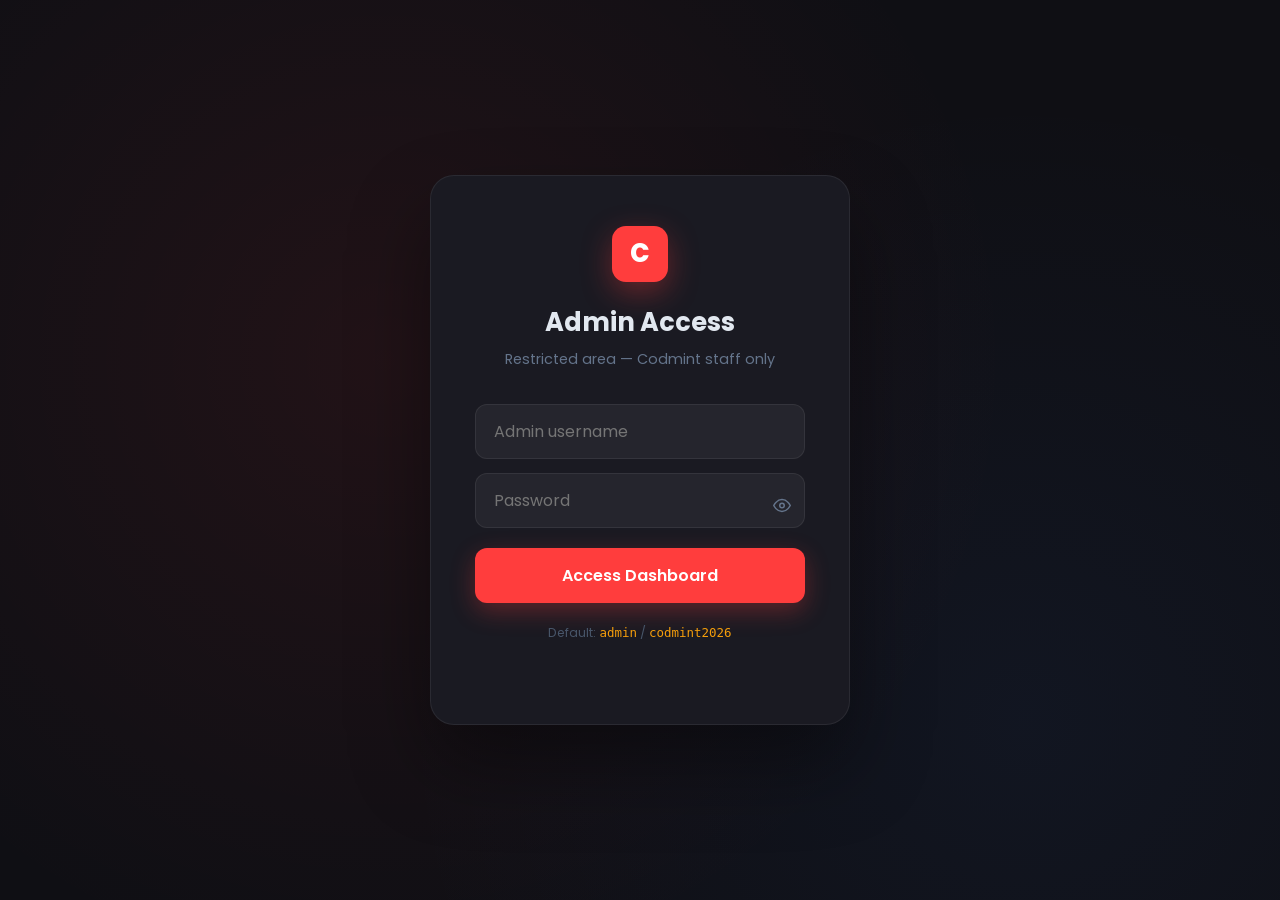
<file: admin.html>
<!DOCTYPE html>
<html lang="en">
<head>
    <meta charset="UTF-8">
    <meta name="viewport" content="width=device-width, initial-scale=1.0">
    <title>Codmint Admin Panel</title>
    <link href="https://fonts.googleapis.com/css2?family=Poppins:wght@400;500;600;700&display=swap" rel="stylesheet">
    <link rel="stylesheet" href="css/style.css">
    <style>
        :root {
            --admin-bg: #0f0f14;
            --admin-card: #1a1a22;
            --admin-border: rgba(255,255,255,0.07);
            --admin-accent: #FF3D3D;
            --admin-green: #22c55e;
            --admin-yellow: #f59e0b;
            --admin-blue: #3b82f6;
            --admin-text: #e2e8f0;
            --admin-muted: #64748b;
        }

        * { -webkit-tap-highlight-color: transparent; }

        /* Hide browser native password reveal button */
        input[type="password"]::-ms-reveal,
        input[type="password"]::-ms-clear,
        input[type="password"]::-webkit-credentials-auto-fill-button,
        input[type="password"]::-webkit-textfield-decoration-container { display: none !important; }

        body {
            background: var(--admin-bg);
            color: var(--admin-text);
            font-family: 'Poppins', sans-serif;
            min-height: 100vh;
            margin: 0;
        }

        /* ── Login Gate ── */
        #admin-gate {
            min-height: 100vh;
            display: flex;
            align-items: center;
            justify-content: center;
            background: radial-gradient(circle at 30% 40%, rgba(255,61,61,0.08), transparent 60%),
                        radial-gradient(circle at 80% 80%, rgba(59,130,246,0.06), transparent 50%),
                        var(--admin-bg);
        }

        .gate-card {
            background: var(--admin-card);
            border: 1px solid var(--admin-border);
            border-radius: 24px;
            padding: 50px 44px;
            width: 90%;
            max-width: 420px;
            box-shadow: 0 40px 80px rgba(0,0,0,0.4);
            text-align: center;
        }

        .gate-logo {
            width: 56px; height: 56px;
            background: var(--admin-accent);
            border-radius: 14px;
            display: inline-flex; align-items: center; justify-content: center;
            font-size: 1.6rem; font-weight: 800; color: #fff;
            margin-bottom: 20px;
            box-shadow: 0 10px 30px rgba(255,61,61,0.35);
        }

        .gate-card h2 { font-size: 1.6rem; font-weight: 700; margin-bottom: 6px; }
        .gate-card p { color: var(--admin-muted); margin-bottom: 32px; font-size: 0.9rem; }

        .gate-input {
            width: 100%;
            background: rgba(255,255,255,0.05);
            border: 1px solid var(--admin-border);
            border-radius: 12px;
            padding: 14px 18px;
            color: var(--admin-text);
            font-family: inherit;
            font-size: 1rem;
            margin-bottom: 14px;
            box-sizing: border-box;
            transition: border-color 0.3s;
        }
        .gate-input:focus { border-color: var(--admin-accent); outline: none; }

        .gate-btn {
            width: 100%;
            background: var(--admin-accent);
            color: #fff;
            border: none;
            border-radius: 12px;
            padding: 15px;
            font-family: inherit;
            font-size: 1rem;
            font-weight: 600;
            cursor: pointer;
            transition: all 0.3s;
            margin-top: 6px;
            box-shadow: 0 8px 25px rgba(255,61,61,0.3);
        }
        .gate-btn:hover { transform: translateY(-2px); box-shadow: 0 12px 30px rgba(255,61,61,0.45); }

        #gate-error {
            color: #f87171;
            font-size: 0.85rem;
            margin-top: 12px;
            display: none;
        }

        /* ── Admin Dashboard ── */
        #admin-panel { display: none; }

        .admin-header {
            background: var(--admin-card);
            border-bottom: 1px solid var(--admin-border);
            padding: 18px 5%;
            display: flex;
            align-items: center;
            justify-content: space-between;
            position: sticky; top: 0; z-index: 100;
        }

        .admin-brand {
            display: flex; align-items: center; gap: 12px;
        }
        .admin-brand .badge {
            background: var(--admin-accent);
            color: #fff;
            width: 38px; height: 38px;
            border-radius: 10px;
            display: flex; align-items: center; justify-content: center;
            font-weight: 800; font-size: 1.1rem;
        }
        .admin-brand span { font-weight: 700; font-size: 1.15rem; }
        .admin-brand small { color: var(--admin-muted); font-size: 0.75rem; display: block; font-weight: 400; }

        .admin-nav-links { display: flex; gap: 6px; }
        .admin-tab-btn {
            background: transparent;
            border: 1px solid var(--admin-border);
            color: var(--admin-muted);
            padding: 8px 18px;
            border-radius: 8px;
            font-family: inherit;
            font-size: 0.85rem;
            font-weight: 500;
            cursor: pointer;
            transition: all 0.25s;
        }
        .admin-tab-btn:hover, .admin-tab-btn.active {
            background: var(--admin-accent);
            border-color: var(--admin-accent);
            color: #fff;
        }

        .admin-exit-btn {
            background: rgba(255,255,255,0.05);
            border: 1px solid var(--admin-border);
            color: var(--admin-muted);
            padding: 8px 16px;
            border-radius: 8px;
            font-family: inherit;
            font-size: 0.85rem;
            cursor: pointer;
            transition: all 0.25s;
            text-decoration: none;
        }
        .admin-exit-btn:hover { border-color: var(--admin-accent); color: var(--admin-accent); }

        /* Main content */
        .admin-main {
            padding: 40px 5%;
            max-width: 1300px;
            margin: 0 auto;
        }

        /* Stats row */
        .stats-row {
            display: grid;
            grid-template-columns: repeat(auto-fit, minmax(200px, 1fr));
            gap: 20px;
            margin-bottom: 40px;
        }

        .stat-box {
            background: var(--admin-card);
            border: 1px solid var(--admin-border);
            border-radius: 16px;
            padding: 24px 28px;
            transition: transform 0.25s, border-color 0.25s;
        }
        .stat-box:hover { transform: translateY(-4px); border-color: rgba(255,61,61,0.3); }

        .stat-box .label {
            font-size: 0.78rem;
            font-weight: 600;
            color: var(--admin-muted);
            text-transform: uppercase;
            letter-spacing: 1px;
            margin-bottom: 10px;
        }
        .stat-box .value {
            font-size: 2.2rem;
            font-weight: 800;
            line-height: 1;
            margin-bottom: 4px;
        }
        .stat-box .sub { font-size: 0.8rem; color: var(--admin-muted); }
        .stat-box.red .value { color: var(--admin-accent); }
        .stat-box.green .value { color: var(--admin-green); }
        .stat-box.blue .value { color: var(--admin-blue); }
        .stat-box.yellow .value { color: var(--admin-yellow); }

        /* Tabs */
        .tab-section { display: none; }
        .tab-section.active { display: block; }

        .section-title {
            font-size: 1.2rem;
            font-weight: 700;
            margin-bottom: 20px;
            display: flex;
            align-items: center;
            gap: 10px;
        }
        .section-title .count-badge {
            background: rgba(255,61,61,0.15);
            color: var(--admin-accent);
            font-size: 0.78rem;
            font-weight: 700;
            padding: 3px 10px;
            border-radius: 20px;
        }

        /* Table */
        .admin-table-wrap {
            background: var(--admin-card);
            border: 1px solid var(--admin-border);
            border-radius: 16px;
            overflow: hidden;
        }

        .admin-table {
            width: 100%;
            border-collapse: collapse;
            font-size: 0.9rem;
        }
        .admin-table th {
            padding: 14px 20px;
            text-align: left;
            font-size: 0.75rem;
            font-weight: 600;
            color: var(--admin-muted);
            text-transform: uppercase;
            letter-spacing: 0.8px;
            border-bottom: 1px solid var(--admin-border);
            background: rgba(255,255,255,0.02);
        }
        .admin-table td {
            padding: 14px 20px;
            border-bottom: 1px solid var(--admin-border);
            color: var(--admin-text);
            vertical-align: middle;
        }
        .admin-table tr:last-child td { border-bottom: none; }
        .admin-table tr:hover td { background: rgba(255,255,255,0.02); }

        .status-pill {
            display: inline-block;
            padding: 4px 12px;
            border-radius: 20px;
            font-size: 0.78rem;
            font-weight: 600;
        }
        .pill-green { background: rgba(34,197,94,0.15); color: var(--admin-green); }
        .pill-yellow { background: rgba(245,158,11,0.15); color: var(--admin-yellow); }
        .pill-blue { background: rgba(59,130,246,0.15); color: var(--admin-blue); }
        .pill-red { background: rgba(255,61,61,0.15); color: var(--admin-accent); }

        .empty-state {
            text-align: center;
            padding: 60px 20px;
            color: var(--admin-muted);
        }
        .empty-state svg { opacity: 0.3; margin-bottom: 16px; }
        .empty-state p { font-size: 0.95rem; }

        /* Action buttons in table */
        .action-btn {
            background: rgba(255,61,61,0.1);
            border: 1px solid rgba(255,61,61,0.2);
            color: var(--admin-accent);
            padding: 5px 12px;
            border-radius: 6px;
            font-size: 0.78rem;
            font-weight: 600;
            cursor: pointer;
            transition: all 0.2s;
            font-family: inherit;
        }
        .action-btn:hover { background: var(--admin-accent); color: #fff; }

        /* Search bar */
        .table-toolbar {
            display: flex;
            align-items: center;
            justify-content: space-between;
            margin-bottom: 16px;
            gap: 12px;
            flex-wrap: wrap;
        }
        .search-input {
            background: rgba(255,255,255,0.05);
            border: 1px solid var(--admin-border);
            border-radius: 10px;
            padding: 10px 16px;
            color: var(--admin-text);
            font-family: inherit;
            font-size: 0.88rem;
            width: 260px;
            transition: border-color 0.3s;
        }
        .search-input:focus { border-color: var(--admin-accent); outline: none; }
        .search-input::placeholder { color: var(--admin-muted); }

        /* Dark dropdown options */
        select.search-input {
            background: var(--admin-card);
            color: var(--admin-text);
            -webkit-appearance: none;
            appearance: none;
            background-image: url("data:image/svg+xml,%3Csvg xmlns='http://www.w3.org/2000/svg' width='12' height='12' viewBox='0 0 24 24' fill='none' stroke='%2364748b' stroke-width='2'%3E%3Cpolyline points='6 9 12 15 18 9'%3E%3C/polyline%3E%3C/svg%3E");
            background-repeat: no-repeat;
            background-position: right 12px center;
            padding-right: 36px;
        }
        select.search-input option {
            background: var(--admin-card);
            color: var(--admin-text);
            padding: 10px 16px;
        }
        select.search-input option:hover,
        select.search-input option:checked {
            background: var(--admin-accent);
            color: #fff;
        }

        /* Avatar */
        .user-avatar {
            width: 34px; height: 34px;
            border-radius: 50%;
            background: linear-gradient(135deg, var(--admin-accent), #ff7a7a);
            display: inline-flex; align-items: center; justify-content: center;
            font-weight: 700; font-size: 0.85rem; color: #fff;
            margin-right: 10px; vertical-align: middle;
            flex-shrink: 0;
        }

        /* Overview chart bars */
        .domain-bars { display: flex; flex-direction: column; gap: 14px; }
        .domain-bar-item { display: flex; flex-direction: column; gap: 6px; }
        .domain-bar-label { display: flex; justify-content: space-between; font-size: 0.85rem; }
        .domain-bar-label span:last-child { color: var(--admin-muted); }
        .bar-track { height: 8px; background: rgba(255,255,255,0.06); border-radius: 4px; overflow: hidden; }
        .bar-fill { height: 100%; border-radius: 4px; background: linear-gradient(90deg, var(--admin-accent), #ff7a7a); transition: width 0.8s cubic-bezier(0.16,1,0.3,1); }

        .overview-grid {
            display: grid;
            grid-template-columns: 1fr 1fr;
            gap: 24px;
            margin-top: 0;
        }
        .admin-card {
            background: var(--admin-card);
            border: 1px solid var(--admin-border);
            border-radius: 16px;
            padding: 28px;
        }
        .admin-card h3 { font-size: 1rem; font-weight: 700; margin-bottom: 22px; }

        .recent-list { display: flex; flex-direction: column; gap: 14px; }
        .recent-item {
            display: flex; align-items: center; gap: 12px;
            padding-bottom: 14px;
            border-bottom: 1px solid var(--admin-border);
        }
        .recent-item:last-child { border-bottom: none; padding-bottom: 0; }
        .recent-item .meta { flex: 1; }
        .recent-item .meta .name { font-size: 0.9rem; font-weight: 600; }
        .recent-item .meta .detail { font-size: 0.78rem; color: var(--admin-muted); margin-top: 2px; }
        .recent-item .time { font-size: 0.75rem; color: var(--admin-muted); white-space: nowrap; }
        .mobile-menu-toggle {
            display: none;
            background: none;
            border: none;
            color: var(--admin-text);
            cursor: pointer;
            padding: 8px;
            align-items: center;
            justify-content: center;
        }

        @media (max-width: 768px) {
            .mobile-menu-toggle {
                display: flex;
                order: 3;
            }
            .admin-header {
                flex-wrap: wrap;
                gap: 12px;
                padding: 12px 4%;
                position: relative;
            }
            .admin-brand {
                order: 1;
            }
            .admin-exit-btn {
                order: 4;
            }
            .admin-nav-links {
                display: none;
                flex-direction: column;
                position: absolute;
                top: 100%;
                left: 0;
                width: 100%;
                background: var(--admin-card);
                border-bottom: 1px solid var(--admin-border);
                padding: 10px;
                box-shadow: 0 10px 20px rgba(0,0,0,0.5);
                z-index: 99;
                order: 5;
            }
            .admin-nav-links.active {
                display: flex;
            }
            .admin-tab-btn {
                width: 100%;
                text-align: left;
                padding: 12px 16px;
                font-size: 0.95rem;
                margin-bottom: 5px;
            }
            .overview-grid { grid-template-columns: 1fr !important; }

            /* Make all tables horizontally scrollable on mobile */
            .admin-table-wrap {
                overflow-x: auto;
                -webkit-overflow-scrolling: touch;
            }
            .admin-table {
                min-width: 600px;
            }

            /* Hide less important columns on mobile */
            /* Applications table - hide Certificate ID & Date Applied */
            #apps-table th:nth-child(4),
            #apps-table td:nth-child(4),
            #apps-table th:nth-child(5),
            #apps-table td:nth-child(5) { display: none; }

            /* Users table - hide Signed Up & Logins columns */
            #users-table th:nth-child(4),
            #users-table td:nth-child(4),
            #users-table th:nth-child(6),
            #users-table td:nth-child(6) { display: none; }

            /* Certs table - hide Start/End Date & Skills on mobile */
            #certs-table th:nth-child(7),
            #certs-table td:nth-child(7),
            #certs-table th:nth-child(8),
            #certs-table td:nth-child(8),
            #certs-table th:nth-child(9),
            #certs-table td:nth-child(9) { display: none; }

            /* Login history table - hide total logins on mobile */
            #login-history-table th:nth-child(5),
            #login-history-table td:nth-child(5) { display: none; }

            /* Full width search inputs and filters */
            .table-toolbar { flex-direction: column; align-items: stretch; gap: 10px; }
            .search-input { width: 100% !important; box-sizing: border-box; }
            .table-toolbar > div { flex-direction: column; gap: 8px; }

            /* Admin main padding */
            .admin-main { padding: 20px 4%; }

            /* Mini stat boxes wrap */
            .mini-stat-box { flex: 1; min-width: 120px; }
        }
    </style>
</head>
<body>
    <script>
        if (localStorage.getItem('theme') === 'dark') {
            document.body.classList.add('dark-theme');
        }
    </script>

<!-- ── Admin Login Gate ── -->
<div id="admin-gate">
    <div class="gate-card">
        <div class="gate-logo">C</div>
        <h2>Admin Access</h2>
        <p>Restricted area — Codmint staff only</p>
        <input type="text" id="admin-user" class="gate-input" placeholder="Admin username" autocomplete="off">
        <div style="position:relative;">
            <input type="password" id="admin-pass" class="gate-input" placeholder="Password" autocomplete="off" style="padding-right:48px; -webkit-appearance:none; -ms-reveal:none;">
            <button onclick="togglePassVis()" type="button" style="position:absolute;right:14px;top:50%;transform:translateY(-50%);background:none;border:none;cursor:pointer;color:#64748b;padding:0;" id="pass-eye-btn">
                <svg id="eye-icon" width="18" height="18" viewBox="0 0 24 24" fill="none" stroke="currentColor" stroke-width="2"><path d="M1 12s4-8 11-8 11 8 11 8-4 8-11 8-11-8-11-8z"></path><circle cx="12" cy="12" r="3"></circle></svg>
            </button>
        </div>
        <button class="gate-btn" id="admin-login-btn">Access Dashboard</button>
        <p id="gate-error">❌ Invalid credentials. Please try again.</p>
        <p style="margin-top:20px; font-size:0.78rem; color:#475569;">
            Default: <code style="color:#f59e0b;">admin</code> / <code style="color:#f59e0b;">codmint2026</code>
        </p>
    </div>
</div>

<!-- ── Admin Dashboard ── -->
<div id="admin-panel">
    <header class="admin-header">
        <div class="admin-brand">
            <div class="badge">C</div>
            <div>
                <span>Codmint Admin</span>
                <small>Platform Management</small>
            </div>
        </div>
        <nav class="admin-nav-links" id="admin-nav-links">
            <button class="admin-tab-btn active" data-tab="overview">Overview</button>
            <button class="admin-tab-btn" data-tab="users">Users</button>
            <button class="admin-tab-btn" data-tab="applications">Applications</button>
            <button class="admin-tab-btn" data-tab="certificates">Certificates</button>
        </nav>
        
        <button class="mobile-menu-toggle" id="mobile-menu-toggle" aria-label="Toggle Menu">
            <svg width="24" height="24" viewBox="0 0 24 24" fill="none" stroke="currentColor" stroke-width="2" stroke-linecap="round" stroke-linejoin="round">
                <line x1="3" y1="12" x2="21" y2="12"></line>
                <line x1="3" y1="6" x2="21" y2="6"></line>
                <line x1="3" y1="18" x2="21" y2="18"></line>
            </svg>
        </button>
        
        <a class='admin-exit-btn' href='index.html'>Exit Panel</a>
    </header>

    <main class="admin-main">

        <!-- Stats Row -->
        <div class="stats-row" id="stats-row"></div>

        <!-- Overview Tab -->
        <div class="tab-section active" id="tab-overview">

            <!-- Live Login Status Banner -->
            <div id="live-login-banner" style="margin-bottom:24px;"></div>

            <div class="overview-grid" style="grid-template-columns:1fr 1fr;gap:24px;">
                <div class="admin-card">
                    <h3>📊 Applications by Domain</h3>
                    <div class="domain-bars" id="domain-bars"></div>
                </div>
                <div class="admin-card">
                    <h3>🆕 Recent Registrations</h3>
                    <div class="recent-list" id="recent-users"></div>
                </div>
            </div>

            <!-- Login History Table -->
            <div class="admin-card" style="margin-top:24px;">
                <h3 style="margin-bottom:18px;">🔐 User Login History</h3>
                <div class="admin-table-wrap">
                    <table class="admin-table" id="login-history-table">
                        <thead>
                            <tr>
                                <th>#</th>
                                <th>User</th>
                                <th>Email</th>
                                <th>Last Login</th>
                                <th>Total Logins</th>
                                <th>Login Status</th>
                            </tr>
                        </thead>
                        <tbody id="login-history-tbody"></tbody>
                    </table>
                </div>
            </div>
        </div>

        <!-- Users Tab -->
        <div class="tab-section" id="tab-users">
            <div class="table-toolbar">
                <div class="section-title" style="margin:0;">
                    Registered Users
                    <span class="count-badge" id="users-count-badge">0</span>
                </div>
                <input type="text" class="search-input" id="user-search" placeholder="Search by name or email...">
            </div>
            <div class="admin-table-wrap">
                <table class="admin-table" id="users-table">
                    <thead>
                        <tr>
                            <th>#</th>
                            <th>User</th>
                            <th>Email</th>
                            <th>Signed Up</th>
                            <th>Last Login</th>
                            <th>Logins</th>
                            <th>Status</th>
                            <th>Action</th>
                        </tr>
                    </thead>
                    <tbody id="users-tbody"></tbody>
                </table>
            </div>
        </div>

        <div class="tab-section" id="tab-applications">
            <div style="display:flex;gap:14px;flex-wrap:wrap;margin-bottom:18px;">
                <div class="mini-stat-box" style="background:rgba(34,197,94,0.1);border:1px solid rgba(34,197,94,0.2);border-radius:12px;padding:14px 22px;">
                    <div style="font-size:0.72rem;font-weight:700;color:#22c55e;text-transform:uppercase;letter-spacing:1px;">Ongoing</div>
                    <div id="ongoing-count" style="font-size:2rem;font-weight:800;color:#22c55e;">0</div>
                </div>
                <div class="mini-stat-box" style="background:rgba(59,130,246,0.1);border:1px solid rgba(59,130,246,0.2);border-radius:12px;padding:14px 22px;">
                    <div style="font-size:0.72rem;font-weight:700;color:#3b82f6;text-transform:uppercase;letter-spacing:1px;">Completed</div>
                    <div id="completed-count" style="font-size:2rem;font-weight:800;color:#3b82f6;">0</div>
                </div>
            </div>
            <div class="table-toolbar">
                <div class="section-title" style="margin:0;">
                    All Applications
                    <span class="count-badge" id="apps-count-badge">0</span>
                </div>
                <div style="display:flex;gap:10px;flex-wrap:wrap;">
                    <input type="text" class="search-input" id="app-search" placeholder="Search by name or email...">
                    <select id="app-domain-filter" class="search-input" style="width:auto;cursor:pointer;">
                        <option value="">All Domains</option>
                        <option>Web Development</option>
                        <option>Python</option>
                        <option>Data Science</option>
                        <option>Machine Learning</option>
                        <option>UI/UX Design</option>
                        <option>Android Development</option>
                        <option>Cloud Computing</option>
                        <option>Cybersecurity</option>
                    </select>
                    <select id="app-status-filter" class="search-input" style="width:auto;cursor:pointer;">
                        <option value="">All Statuses</option>
                        <option>Selected</option>
                        <option>Under Review</option>
                        <option>Interview Scheduled</option>
                        <option>Completed</option>
                        <option>On Hold</option>
                    </select>
                </div>
            </div>
            <div class="admin-table-wrap">
                <table class="admin-table" id="apps-table">
                    <thead>
                        <tr>
                            <th>#</th>
                            <th>Applicant</th>
                            <th>Domain</th>
                            <th>Certificate ID</th>
                            <th>Date Applied</th>
                            <th>Status</th>
                            <th>Action</th>
                        </tr>
                    </thead>
                    <tbody id="apps-tbody"></tbody>
                </table>
            </div>
        </div>

        <!-- Certificates Tab -->
        <div class="tab-section" id="tab-certificates">
            <div class="table-toolbar">
                <div class="section-title" style="margin:0;">
                    Issued Certificates
                    <span class="count-badge" id="cert-count-badge">0</span>
                </div>
                <input type="text" class="search-input" id="cert-search" placeholder="Search by name or certificate ID...">
            </div>
            <div class="admin-table-wrap">
                <table class="admin-table" id="certs-table">
                    <thead>
                        <tr>
                            <th>SL No.</th>
                            <th>Intern Name</th>
                            <th>Email</th>
                            <th>Domain / Title</th>
                            <th>Certificate ID</th>
                            <th>Issue Date</th>
                            <th>Start Date</th>
                            <th>End Date</th>
                            <th>Skills</th>
                            <th>Action</th>
                        </tr>
                    </thead>
                    <tbody id="certs-tbody"></tbody>
                </table>
            </div>
        </div>

    </main>
</div>

<script>
    // ── Admin Credentials ──
    const ADMIN_USER = 'admin';
    const ADMIN_PASS = 'codmint2026';

    const gate  = document.getElementById('admin-gate');
    const panel = document.getElementById('admin-panel');
    const gateError = document.getElementById('gate-error');

    function doLogin() {
        const u = (document.getElementById('admin-user').value || '').trim().toLowerCase();
        const p = (document.getElementById('admin-pass').value || '').trim();
        gateError.style.display = 'none';
        document.getElementById('admin-pass').style.borderColor = '';
        if (u === ADMIN_USER && p === ADMIN_PASS) {
            gate.style.display  = 'none';
            panel.style.display = 'block';
            try { renderDashboard(); } catch(e) { console.error(e); }
        } else {
            gateError.style.display = 'block';
            document.getElementById('admin-pass').style.borderColor = '#FF3D3D';
        }
    }

    function togglePassVis() {
        const f = document.getElementById('admin-pass');
        f.type = (f.type === 'password') ? 'text' : 'password';
    }

    document.getElementById('admin-login-btn').addEventListener('click', doLogin);
    document.getElementById('admin-user').addEventListener('keydown', e => { if (e.key === 'Enter') document.getElementById('admin-pass').focus(); });
    document.getElementById('admin-pass').addEventListener('keydown', e => { if (e.key === 'Enter') doLogin(); });

    // ── Tab Navigation ──
    document.querySelectorAll('.admin-tab-btn').forEach(btn => {
        btn.addEventListener('click', () => {
            document.querySelectorAll('.admin-tab-btn').forEach(b => b.classList.remove('active'));
            document.querySelectorAll('.tab-section').forEach(t => t.classList.remove('active'));
            btn.classList.add('active');
            document.getElementById('tab-' + btn.dataset.tab).classList.add('active');
        });
    });

    // ── Data Helpers ──
    function getUsers() {
        return JSON.parse(localStorage.getItem('registeredUsers') || '[]');
    }

    // Get all applications directly
    function getAllApplications() {
        return JSON.parse(localStorage.getItem('allApplications') || '{}');
    }

    // Return flat applications list with unique indexes mapped
    function flatApplications() {
        const allApps = getAllApplications();
        const users = getUsers();
        const flat = [];
        let globalIndex = 0;
        for (const email in allApps) {
            const user = users.find(u => u.email === email);
            const name = user ? user.name : email;
            allApps[email].forEach((app, userAppIndex) => {
                flat.push({ email, name, ...app, globalIndex, userAppIndex });
                globalIndex++;
            });
        }
        return flat;
    }

    function domainCounts() {
        const apps = flatApplications();
        const counts = {};
        apps.forEach(a => { counts[a.domain] = (counts[a.domain] || 0) + 1; });
        return counts;
    }

    // ── Render ──
    function renderDashboard() {
        const users = getUsers();
        const apps = flatApplications();
        const domains = domainCounts();
        const maxDomain = Math.max(...Object.values(domains), 1);
        const ongoingApps = apps.filter(a => (a.status||'Selected') !== 'Completed');
        const completedApps = apps.filter(a => (a.status||'Selected') === 'Completed');

        // Stats
        document.getElementById('stats-row').innerHTML = `
            <div class="stat-box red">
                <div class="label">Total Users</div>
                <div class="value">${users.length}</div>
                <div class="sub">Registered accounts</div>
            </div>
            <div class="stat-box green">
                <div class="label">Ongoing</div>
                <div class="value">${ongoingApps.length}</div>
                <div class="sub">Active internships</div>
            </div>
            <div class="stat-box blue">
                <div class="label">Completed</div>
                <div class="value">${completedApps.length}</div>
                <div class="sub">Certificates issued</div>
            </div>
            <div class="stat-box yellow">
                <div class="label">Domains Active</div>
                <div class="value">${Object.keys(domains).length}</div>
                <div class="sub">Internship tracks</div>
            </div>
        `;

        // Update application tab counters
        const ongoingEl = document.getElementById('ongoing-count');
        const completedEl = document.getElementById('completed-count');
        if (ongoingEl) ongoingEl.textContent = ongoingApps.length;
        if (completedEl) completedEl.textContent = completedApps.length;

        // Domain bars
        const barHtml = Object.entries(domains).sort((a,b) => b[1]-a[1]).map(([d, c]) => `
            <div class="domain-bar-item">
                <div class="domain-bar-label">
                    <span>${d}</span>
                    <span>${c} applicant${c>1?'s':''}</span>
                </div>
                <div class="bar-track">
                    <div class="bar-fill" style="width:${Math.round((c/maxDomain)*100)}%"></div>
                </div>
            </div>
        `).join('');
        document.getElementById('domain-bars').innerHTML = barHtml || '<p style="color:var(--admin-muted);font-size:0.9rem;">No applications yet.</p>';

        // Recent users
        const recentHtml = users.slice(-5).reverse().map(u => `
            <div class="recent-item">
                <div class="user-avatar">${u.name.charAt(0).toUpperCase()}</div>
                <div class="meta">
                    <div class="name">${u.name}</div>
                    <div class="detail">${u.email}</div>
                </div>
                <div class="time">${u.signupTime || 'Registered'}</div>
            </div>
        `).join('');
        document.getElementById('recent-users').innerHTML = recentHtml || '<p style="color:var(--admin-muted);font-size:0.9rem;">No users yet.</p>';

        // ── Live Login Banner ──
        const loginLog = JSON.parse(localStorage.getItem('userLoginLog') || '{}');
        const currentUser = JSON.parse(localStorage.getItem('currentUser') || sessionStorage.getItem('currentUser') || 'null');
        const banner = document.getElementById('live-login-banner');
        if (currentUser) {
            banner.innerHTML = `
                <div style="background:linear-gradient(135deg,rgba(34,197,94,0.15),rgba(34,197,94,0.05));border:1px solid rgba(34,197,94,0.3);border-radius:14px;padding:16px 22px;display:flex;align-items:center;gap:14px;">
                    <span style="font-size:1.6rem;">🟢</span>
                    <div>
                        <div style="font-weight:700;font-size:1rem;color:#22c55e;">User Currently Logged In</div>
                        <div style="font-size:0.88rem;color:var(--admin-muted);margin-top:2px;">
                            <strong style="color:var(--admin-text);">${currentUser.name}</strong> — ${currentUser.email}
                        </div>
                    </div>
                </div>`;
        } else {
            banner.innerHTML = `
                <div style="background:rgba(255,255,255,0.03);border:1px solid var(--admin-border);border-radius:14px;padding:14px 22px;display:flex;align-items:center;gap:12px;">
                    <span style="font-size:1.4rem;">⚪</span>
                    <div style="color:var(--admin-muted);font-size:0.9rem;">No user is currently logged in on this device.</div>
                </div>`;
        }

        // ── Login History Table ──
        const loginHistoryTbody = document.getElementById('login-history-tbody');
        if (!users.length) {
            loginHistoryTbody.innerHTML = `<tr><td colspan="6"><div class="empty-state"><p>No login history yet.</p></div></td></tr>`;
        } else {
            const usersWithLogin = users.map(u => ({
                ...u,
                log: loginLog[u.email] || {}
            })).sort((a, b) => {
                if (!a.log.lastLogin && !b.log.lastLogin) return 0;
                if (!a.log.lastLogin) return 1;
                if (!b.log.lastLogin) return -1;
                return new Date(b.log.lastLogin) - new Date(a.log.lastLogin);
            });

            loginHistoryTbody.innerHTML = usersWithLogin.map((u, i) => {
                const hasLogged = !!u.log.lastLogin;
                const isCurrentUser = currentUser && currentUser.email === u.email;
                return `
                <tr style="${isCurrentUser ? 'background:rgba(34,197,94,0.05);' : ''}">
                    <td style="color:var(--admin-muted);font-weight:600;">${i+1}</td>
                    <td>
                        <div class="user-avatar" style="display:inline-flex;${isCurrentUser ? 'background:linear-gradient(135deg,#22c55e,#16a34a);' : ''}">${u.name.charAt(0).toUpperCase()}</div>
                        <strong>${u.name}</strong>
                        ${isCurrentUser ? '<span style="font-size:0.72rem;background:rgba(34,197,94,0.2);color:#22c55e;padding:2px 8px;border-radius:10px;margin-left:6px;">ONLINE</span>' : ''}
                    </td>
                    <td style="color:var(--admin-muted);font-size:0.85rem;">${u.email}</td>
                    <td style="font-size:0.85rem;">
                        ${hasLogged
                            ? `<span style="color:#22c55e;">🟢 ${u.log.lastLogin}</span>`
                            : `<span style="color:var(--admin-muted);">⚪ Never logged in</span>`}
                    </td>
                    <td style="text-align:center;">
                        <span class="status-pill pill-blue">${u.log.count || 0} time${(u.log.count || 0) !== 1 ? 's' : ''}</span>
                    </td>
                    <td>
                        ${isCurrentUser
                            ? '<span class="status-pill pill-green">🟢 Currently Online</span>'
                            : hasLogged
                                ? '<span class="status-pill pill-yellow">Last Seen</span>'
                                : '<span class="status-pill" style="background:rgba(255,255,255,0.05);color:var(--admin-muted);">Never Logged In</span>'}
                    </td>
                </tr>`;
            }).join('');
        }

        // Users table
        renderUsersTable(users);
        // Applications table
        renderAppsTable(apps);
        // Certificates table
        renderCertsTable(apps);
    }

    function renderUsersTable(users) {
        document.getElementById('users-count-badge').textContent = users.length;
        const tbody = document.getElementById('users-tbody');
        if (!users.length) {
            tbody.innerHTML = `<tr><td colspan="8"><div class="empty-state"><p>No registered users yet.</p></div></td></tr>`;
            return;
        }
        const allApps = getAllApplications();
        const loginLog = JSON.parse(localStorage.getItem('userLoginLog') || '{}');
        tbody.innerHTML = users.map((u, i) => {
            const userApps = allApps[u.email] || [];
            const isPaid = userApps.length > 0;
            const log = loginLog[u.email] || {};
            const lastLogin = log.lastLogin || '—';
            const loginCount = log.count || 0;
            const signupTime = u.signupTime || '—';
            const isLoggedIn = lastLogin !== '—';
            return `
            <tr>
                <td style="color:var(--admin-muted);font-weight:600;">${i+1}</td>
                <td>
                    <div class="user-avatar" style="display:inline-flex;">${u.name.charAt(0).toUpperCase()}</div>
                    <strong>${u.name}</strong>
                </td>
                <td style="color:var(--admin-muted);font-size:0.85rem;">${u.email}</td>
                <td style="color:var(--admin-muted);font-size:0.8rem;">${signupTime}</td>
                <td style="font-size:0.8rem;">
                    ${isLoggedIn
                        ? `<span style="color:#22c55e;">🟢 ${lastLogin}</span>`
                        : `<span style="color:var(--admin-muted);">⚪ Never</span>`}
                </td>
                <td style="text-align:center;">
                    <span class="status-pill pill-blue">${loginCount} time${loginCount !== 1 ? 's' : ''}</span>
                </td>
                <td><span class="status-pill ${isPaid ? 'pill-green' : 'pill-yellow'}">${isPaid ? '✅ Enrolled' : '📝 Registered'}</span></td>
                <td>
                    <button class="action-btn" onclick="deleteUser('${u.email}')">Remove</button>
                </td>
            </tr>`;
        }).join('');
    }

    function renderAppsTable(apps) {
        document.getElementById('apps-count-badge').textContent = apps.length;
        const tbody = document.getElementById('apps-tbody');
        if (!apps.length) {
            tbody.innerHTML = `<tr><td colspan="7"><div class="empty-state"><p>No applications yet.</p></div></td></tr>`;
            return;
        }
        tbody.innerHTML = apps.map((a, i) => {
            const certId = `CM-2026-${String(a.globalIndex+1).padStart(4,'0')}`;
            const pillMap = { 'Selected':'pill-green', 'Under Review':'pill-yellow', 'Interview Scheduled':'pill-blue', 'Completed':'pill-green', 'On Hold':'pill-red' };
            const pillClass = pillMap[a.status] || 'pill-green';
            const showIssueBtn = (a.status || 'Selected') !== 'Completed';
            return `
            <tr>
                <td style="color:var(--admin-muted);font-weight:600;">${i+1}</td>
                <td>
                    <div class="user-avatar" style="display:inline-flex;">${a.name.charAt(0).toUpperCase()}</div>
                    <strong>${a.name}</strong>
                    <div style="font-size:0.75rem;color:var(--admin-muted);margin-left:44px;">${a.email}</div>
                </td>
                <td><span class="status-pill pill-blue">${a.domain}</span></td>
                <td style="font-family:monospace;font-size:0.8rem;color:var(--admin-muted);">${certId}</td>
                <td style="color:var(--admin-muted);">${a.date || 'N/A'}</td>
                <td><span class="status-pill ${pillClass}">${a.status || 'Selected'}</span></td>
                <td style="white-space:nowrap;">
                    <button class="action-btn" onclick="updateStatus('${a.email}', ${a.userAppIndex})">Update</button>
                    ${showIssueBtn ? `<button class="action-btn" style="background:rgba(34,197,94,0.1); border-color:rgba(34,197,94,0.25); color:var(--admin-green); margin-left:6px;" onclick="issueCertDirectly('${a.email}', ${a.userAppIndex}, ${a.globalIndex})">Issue Cert</button>` : ''}
                </td>
            </tr>`;
        }).join('');
    }

    function renderCertsTable(apps) {
        const completedApps = apps.filter(a => (a.status||'Selected')==='Completed');
        document.getElementById('cert-count-badge').textContent = completedApps.length;
        const tbody = document.getElementById('certs-tbody');
        if (!completedApps.length) {
            tbody.innerHTML = `<tr><td colspan="10"><div class="empty-state"><p>No certificates issued yet.</p></div></td></tr>`;
            return;
        }
        tbody.innerHTML = completedApps.map((a, i) => {
            const certId = `CM-2026-${String(a.globalIndex+1).padStart(4,'0')}`;
            const issueDate = a.issueDate || new Date().toLocaleDateString('en-IN');
            const startDate = a.startDate || a.date || 'N/A';
            const endDate = a.endDate || issueDate;
            const skills = a.skills || getSkillsByDomain(a.domain);
            const certTitle = `${a.domain} Internship Certificate`;
            return `
            <tr>
                <td style="color:var(--admin-muted);font-weight:600;">${i+1}</td>
                <td><div class="user-avatar" style="display:inline-flex;">${a.name.charAt(0).toUpperCase()}</div><strong>${a.name}</strong></td>
                <td style="color:var(--admin-muted);font-size:0.82rem;">${a.email}</td>
                <td>
                    <span class="status-pill pill-blue">${a.domain}</span>
                    <div style="font-size:0.72rem;color:var(--admin-muted);margin-top:4px;">${certTitle}</div>
                </td>
                <td style="font-family:monospace;font-size:0.82rem;color:#f59e0b;">${certId}</td>
                <td style="color:var(--admin-muted);font-size:0.82rem;">${issueDate}</td>
                <td style="color:var(--admin-muted);font-size:0.82rem;">${startDate}</td>
                <td style="color:var(--admin-muted);font-size:0.82rem;">${endDate}</td>
                <td style="font-size:0.78rem;color:var(--admin-muted);max-width:160px;">${skills}</td>
                <td>
                    <button class="action-btn" onclick="viewCertificate('${certId}','${a.name}','${a.domain}')">View Cert</button>
                </td>
            </tr>`;
        }).join('');
    }

    function getSkillsByDomain(domain) {
        const map = {
            'Web Development': 'HTML, CSS, JavaScript, React',
            'Python': 'Python, OOP, File Handling, Libraries',
            'Data Science': 'Python, Pandas, NumPy, Data Analysis',
            'Machine Learning': 'ML Algorithms, Scikit-learn, TensorFlow',
            'UI/UX Design': 'Figma, Wireframing, Prototyping',
            'Android Development': 'Java/Kotlin, Android SDK, Firebase',
            'Cloud Computing': 'AWS, Azure, GCP, DevOps',
            'Cybersecurity': 'Network Security, Ethical Hacking, SIEM'
        };
        return map[domain] || 'Internship Skills';
    }

    function viewCertificate(certId, name, domain) {
        alert(`Certificate Details:\n\nID: ${certId}\nIntern: ${name}\nDomain: ${domain}\n\nOpen the Certificate Verification page to view the full certificate.`);
    }

    // ── Actions ──
    function deleteUser(email) {
        if (!confirm(`Remove user: ${email}?\n\nThis will also delete their applications.`)) return;
        let users = getUsers().filter(u => u.email !== email);
        localStorage.setItem('registeredUsers', JSON.stringify(users));
        const apps = getAllApplications();
        delete apps[email];
        localStorage.setItem('allApplications', JSON.stringify(apps));
        renderDashboard();
    }

    function issueCertDirectly(email, userAppIndex, globalIndex) {
        if (!confirm(`Are you sure you want to issue a completion certificate for ${email}? This will set their status to Completed.`)) return;
        const apps = getAllApplications();
        if (apps[email] && apps[email][userAppIndex]) {
            apps[email][userAppIndex].status = 'Completed';
            localStorage.setItem('allApplications', JSON.stringify(apps));
            
            // Sync with User's Assigned Task if present
            const allTasks = JSON.parse(localStorage.getItem('userTasks') || '{}');
            const userTasks = allTasks[email] || [];
            const domainTaskIndex = userTasks.findIndex(t => t.title !== 'Profile Setup' && t.title !== 'Email Verified');
            if (domainTaskIndex !== -1) {
                userTasks[domainTaskIndex].completed = true;
                allTasks[email] = userTasks;
                localStorage.setItem('userTasks', JSON.stringify(allTasks));
            }
            
            alert(`Certificate generated successfully!\nID: CM-2026-${String(globalIndex+1).padStart(4,'0')}`);
            renderDashboard();
        }
    }

    function updateStatus(email, userAppIndex) {
        const statuses = ['Selected', 'Under Review', 'Interview Scheduled', 'Completed', 'On Hold'];
        const next = prompt(`Update status for ${email}.\n\nOptions:\n${statuses.map((s,i)=>`${i+1}. ${s}`).join('\n')}\n\nEnter number (1-${statuses.length}):`);
        if (!next) return;
        const chosen = statuses[parseInt(next)-1];
        if (!chosen) { alert('Invalid choice.'); return; }
        const apps = getAllApplications();
        if (apps[email] && apps[email][userAppIndex]) {
            apps[email][userAppIndex].status = chosen;
            
            // Sync dashboard task status to completed if status set to Completed
            if (chosen === 'Completed') {
                const allTasks = JSON.parse(localStorage.getItem('userTasks') || '{}');
                const userTasks = allTasks[email] || [];
                const domainTaskIndex = userTasks.findIndex(t => t.title !== 'Profile Setup' && t.title !== 'Email Verified');
                if (domainTaskIndex !== -1) {
                    userTasks[domainTaskIndex].completed = true;
                    allTasks[email] = userTasks;
                    localStorage.setItem('userTasks', JSON.stringify(allTasks));
                }
            }
            
            localStorage.setItem('allApplications', JSON.stringify(apps));
            renderDashboard();
        }
    }

    // ── Live Search ──
    document.addEventListener('DOMContentLoaded', () => {
        document.getElementById('user-search').addEventListener('input', e => {
            const q = e.target.value.toLowerCase();
            const users = getUsers().filter(u =>
                u.name.toLowerCase().includes(q) || u.email.toLowerCase().includes(q)
            );
            renderUsersTable(users);
        });

        document.getElementById('app-search').addEventListener('input', () => filterApps());
        document.getElementById('app-status-filter').addEventListener('change', () => filterApps());
        document.getElementById('app-domain-filter').addEventListener('change', () => filterApps());

        function filterApps() {
            const q = document.getElementById('app-search').value.toLowerCase();
            const status = document.getElementById('app-status-filter').value;
            const domain = document.getElementById('app-domain-filter').value;
            let apps = flatApplications().filter(a =>
                a.name.toLowerCase().includes(q) || a.email.toLowerCase().includes(q)
            );
            if (status) apps = apps.filter(a => (a.status||'Selected') === status);
            if (domain) apps = apps.filter(a => a.domain === domain);
            renderAppsTable(apps);
        }

        document.getElementById('cert-search').addEventListener('input', e => {
            const q = e.target.value.toLowerCase();
            const apps = flatApplications().filter(a =>
                a.name.toLowerCase().includes(q) || a.email.toLowerCase().includes(q)
            );
            renderCertsTable(apps);
        });

        // Mobile Menu Toggle
        const mobileMenuToggle = document.getElementById('mobile-menu-toggle');
        const adminNavLinks = document.getElementById('admin-nav-links');
        
        if (mobileMenuToggle && adminNavLinks) {
            mobileMenuToggle.addEventListener('click', () => {
                adminNavLinks.classList.toggle('active');
            });
            
            // Close menu when a tab is clicked
            const tabBtns = adminNavLinks.querySelectorAll('.admin-tab-btn');
            tabBtns.forEach(btn => {
                btn.addEventListener('click', () => {
                    if (window.innerWidth <= 768) {
                        adminNavLinks.classList.remove('active');
                    }
                });
            });
            
            // Close menu when clicking outside
            document.addEventListener('click', (e) => {
                if (window.innerWidth <= 768 && adminNavLinks.classList.contains('active') && !mobileMenuToggle.contains(e.target) && !adminNavLinks.contains(e.target)) {
                    adminNavLinks.classList.remove('active');
                }
            });
        }
    });
</script>
</body>
</html>
</file>
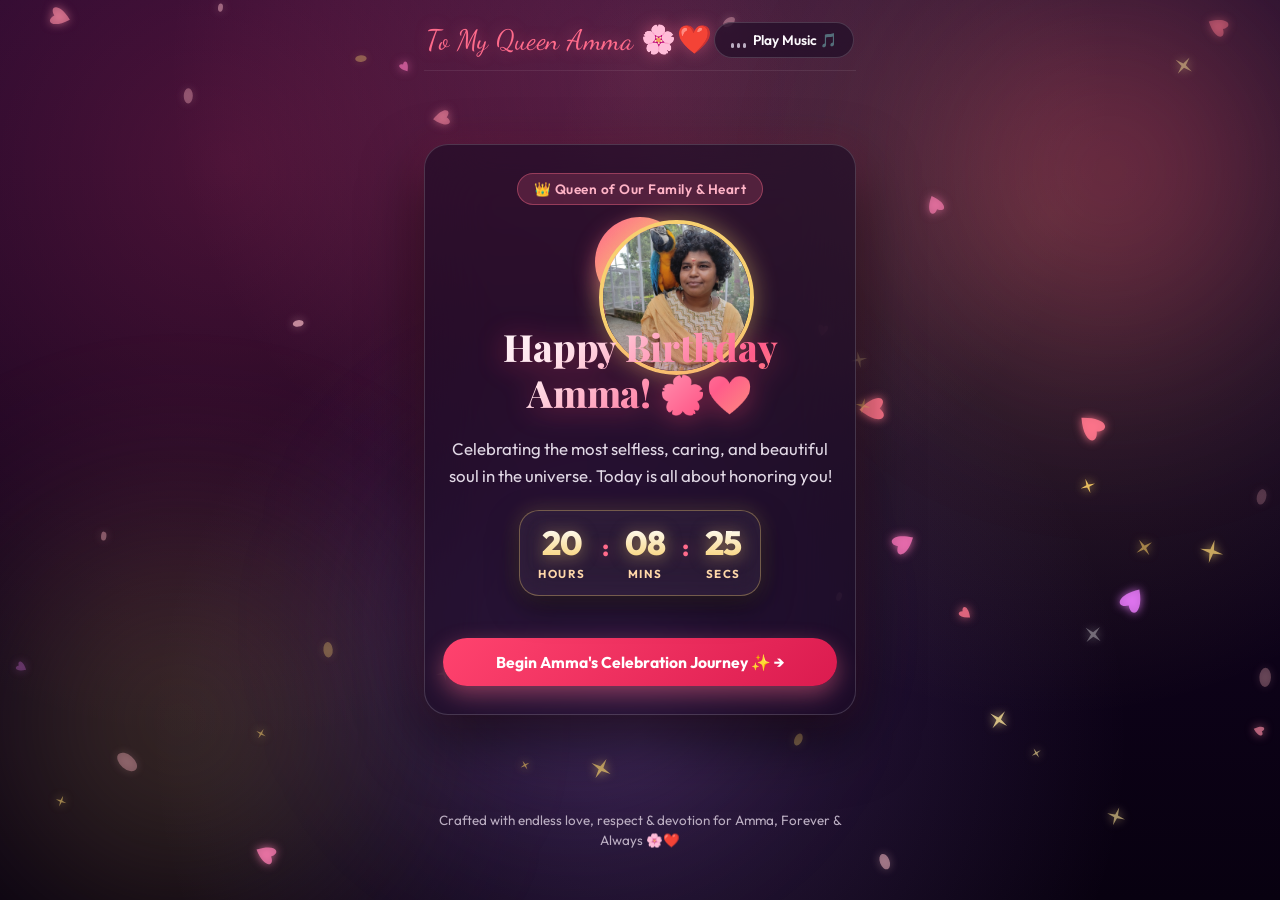
<file: amma.html>
<!DOCTYPE html>
<html lang="en">
<head>
  <meta charset="UTF-8">
  <meta name="viewport" content="width=device-width, initial-scale=1.0, maximum-scale=1.0, user-scalable=no, viewport-fit=cover">
  <meta name="theme-color" content="#0d0417">
  <meta name="mobile-web-app-capable" content="yes">
  <meta name="apple-mobile-web-app-capable" content="yes">
  <meta name="apple-mobile-web-app-status-bar-style" content="black-translucent">
  <title>Happy Birthday Amma! 🌸 | World's Best Mom & Guiding Light</title>
  <meta name="description" content="An interactive, heartfelt and aesthetic birthday story website crafted with infinite love for Amma.">
  <link rel="stylesheet" href="css/birthday.css">
  <style>
    /* Amma Special Elegant Accents */
    :root {
      --primary-rose: #ff6b8b;
      --primary-glow: rgba(255, 107, 139, 0.45);
      --rose-light: #ff9ebb;
      --gold-accent: #f7d070;
      --gold-glow: rgba(247, 208, 112, 0.4);
    }
    .badge-tag {
      display: inline-block;
      padding: 6px 16px;
      background: rgba(255, 107, 139, 0.18);
      border: 1px solid rgba(255, 107, 139, 0.4);
      color: #ffb3c6;
      border-radius: 999px;
      font-size: 0.85rem;
      font-weight: 600;
      margin-bottom: 12px;
      letter-spacing: 0.5px;
    }
  </style>
</head>
<body>
  <!-- Ambient Rose-Gold Aurora Glow Orbs -->
  <div class="bg-ambient-glow" aria-hidden="true">
    <div class="glow-orb glow-orb-1"></div>
    <div class="glow-orb glow-orb-2"></div>
    <div class="glow-orb glow-orb-3"></div>
  </div>

  <!-- Canvas Backgrounds for Floating Hearts/Petals and Confetti -->
  <canvas id="particles-canvas"></canvas>
  <canvas id="confetti-canvas"></canvas>

  <div class="app-wrapper">
    <!-- Navbar Header -->
    <header class="navbar">
      <div class="nav-brand">
        <span>To My Queen Amma</span> 🌸❤️
      </div>
      <div class="nav-controls">
        <button id="btn-audio-toggle" class="btn-icon" aria-label="Toggle Music">
          <div id="sound-wave-icon" class="sound-wave muted">
            <span></span><span></span><span></span>
          </div>
          <span id="audio-toggle-text">Play Music 🎵</span>
        </button>
      </div>
    </header>

    <!-- =========================================================
         STEP 1: Welcome Amma Screen
         ========================================================= -->
    <section class="step-screen active" id="step-screen-1">
      <div class="step-card">
        <div class="badge-tag">👑 Queen of Our Family & Heart</div>
        <div class="cute-mascot-box">
          <img src="images/amma_parrot.jpg" alt="Our Beloved Amma" class="cute-mascot-img" style="border-radius: 50%; object-fit: cover; object-position: center 25%; border: 4px solid var(--gold-accent); box-shadow: 0 0 25px rgba(247, 208, 112, 0.45); width: 155px; height: 155px;">
        </div>
        <h1 class="step-title" id="display-amma-name">Happy Birthday Amma! 🌸❤️</h1>
        <p style="color: var(--text-muted); font-size: 1.05rem; margin-bottom: 20px; line-height: 1.6;">
          Celebrating the most selfless, caring, and beautiful soul in the universe. Today is all about honoring you!
        </p>

        <!-- Celebration Pulse Clock -->
        <div class="countdown-box">
          <div class="countdown-item">
            <span class="countdown-num" id="count-hours">00</span>
            <span class="countdown-label">Hours</span>
          </div>
          <div class="countdown-separator">:</div>
          <div class="countdown-item">
            <span class="countdown-num" id="count-mins">00</span>
            <span class="countdown-label">Mins</span>
          </div>
          <div class="countdown-separator">:</div>
          <div class="countdown-item">
            <span class="countdown-num" id="count-secs">00</span>
            <span class="countdown-label">Secs</span>
          </div>
        </div>

        <div class="step-actions">
          <button class="btn-primary" data-next-step>
            Begin Amma's Celebration Journey ✨ →
          </button>
        </div>
      </div>
    </section>

    <!-- =========================================================
         STEP 2: Cutest Birthday Cake & Wish For Amma
         ========================================================= -->
    <section class="step-screen" id="step-screen-2">
      <div class="step-card">
        <div class="badge-tag">🎂 Birthday Cake Ceremony</div>
        <h2 class="step-title">A Sweet Birthday Wish For Amma 🎂</h2>

        <div class="cake-display-box">
          <div class="cake-banner" id="cake-banner-name">✨ Happy Birthday Dearest Amma! ✨</div>
          <img src="images/simple_cake.jpg" alt="Aesthetic Birthday Cake" class="cake-img">
          <div class="cake-flames-overlay">
            <div class="candle-interactive"><div class="flame-glow"></div><div class="candle-stick"></div></div>
            <div class="candle-interactive"><div class="flame-glow"></div><div class="candle-stick"></div></div>
            <div class="candle-interactive"><div class="flame-glow"></div><div class="candle-stick"></div></div>
          </div>
        </div>

        <p id="cake-status-text">
          Amma, make a secret wish in your heart and tap the candles or click below to blow them out! 💨
        </p>

        <div class="step-actions">
          <button class="btn-secondary" data-prev-step>
            ← Back
          </button>
          <button class="btn-secondary" id="btn-blow-candles-op">
            💨 Blow Out Candles
          </button>
          <button class="btn-primary" id="btn-next-after-cake" data-next-step disabled>
            Next Surprise 🎈 →
          </button>
        </div>
      </div>
    </section>

    <!-- =========================================================
         STEP 3: Pop Balloon Surprises
         ========================================================= -->
    <section class="step-screen" id="step-screen-3">
      <div class="step-card">
        <div class="badge-tag">🎈 Pop To Reveal Hidden Surprises</div>
        <h2 class="step-title">Pop The Balloons, Amma! 🎈</h2>
        <p style="color: var(--text-muted); margin-bottom: 18px; font-size: 0.95rem;">
          Tap on each colorful balloon to unveil a heartfelt message dedicated to you.
        </p>

        <div class="balloons-grid">
          <!-- Balloon 1 -->
          <div class="balloon-item">
            <svg class="balloon-svg" viewBox="0 0 100 120">
              <path d="M50 0 C20 0 0 25 0 60 C0 90 35 110 50 110 C65 110 100 90 100 60 C100 25 80 0 50 0 Z" fill="#ff436e"/>
              <path d="M46 110 L54 110 L50 120 Z" fill="#db1b4f"/>
            </svg>
            <div class="balloon-note">
              🌸 <strong>Unconditional Love:</strong> The purest and most selfless love in the universe. Thank you for loving me before I even knew myself, Amma!
            </div>
          </div>

          <!-- Balloon 2 -->
          <div class="balloon-item">
            <svg class="balloon-svg" viewBox="0 0 100 120">
              <path d="M50 0 C20 0 0 25 0 60 C0 90 35 110 50 110 C65 110 100 90 100 60 C100 25 80 0 50 0 Z" fill="#f7d070"/>
              <path d="M46 110 L54 110 L50 120 Z" fill="#d9ad40"/>
            </svg>
            <div class="balloon-note">
              🍲 <strong>Magic in Your Hands:</strong> From your delicious comforting meals to your healing touch when I'm tired, your hands carry God's own grace.
            </div>
          </div>

          <!-- Balloon 3 -->
          <div class="balloon-item">
            <svg class="balloon-svg" viewBox="0 0 100 120">
              <path d="M50 0 C20 0 0 25 0 60 C0 90 35 110 50 110 C65 110 100 90 100 60 C100 25 80 0 50 0 Z" fill="#ff8da5"/>
              <path d="M46 110 L54 110 L50 120 Z" fill="#e06580"/>
            </svg>
            <div class="balloon-note">
              🕊️ <strong>Pillar of Strength:</strong> You faced every challenge with quiet resilience and protected us. You are the real hero of our home!
            </div>
          </div>

          <!-- Balloon 4 -->
          <div class="balloon-item">
            <svg class="balloon-svg" viewBox="0 0 100 120">
              <path d="M50 0 C20 0 0 25 0 60 C0 90 35 110 50 110 C65 110 100 90 100 60 C100 25 80 0 50 0 Z" fill="#2ed573"/>
              <path d="M46 110 L54 110 L50 120 Z" fill="#1b9e50"/>
            </svg>
            <div class="balloon-note">
              👑 <strong>My Greatest Blessing:</strong> No matter how old I grow, I will always run back to your loving embrace. Thank you for being my Amma!
            </div>
          </div>
        </div>

        <div class="step-actions">
          <button class="btn-secondary" data-prev-step>
            ← Back
          </button>
          <button class="btn-primary" id="btn-next-after-balloons" data-next-step disabled>
            Read Special Letter 💌 →
          </button>
        </div>
      </div>
    </section>

    <!-- =========================================================
         STEP 4: Heartfelt Love Letter to Amma
         ========================================================= -->
    <section class="step-screen" id="step-screen-4">
      <div class="step-card">
        <div class="badge-tag">💌 From My Deepest Heart</div>
        <h2 class="step-title">A Letter From My Heart to Amma 💌</h2>

        <div class="envelope-graphic" id="envelope-graphic" title="Click to open letter for Amma">
          💌
        </div>

        <div class="letter-paper" id="letter-paper">
          <h3 id="display-letter-title">To My First Home, My Forever Hero — Amma 🌸❤️</h3>
          <div class="letter-content" id="display-letter-content">
            Dearest Amma,

            Happy Birthday to the most selfless, loving, and extraordinary mother in the entire universe!

            Words will never be enough to thank you for everything you have quietly done for me. You woke up before dawn, sacrificed your sleep, set aside your own wishes, and poured your whole heart into making our lives comfortable, secure, and happy.

            Whenever life gets exhausting or confusing, just hearing your reassuring voice or resting my head upon your lap makes every worry disappear. You are my first teacher, my greatest blessing, my safest sanctuary, and my biggest inspiration.

            On your special birthday, my only prayer to God is for your vibrant health, deep inner peace, long life, and endless reasons to smile. May your heart be as full of happiness as you have made mine every single day!
          </div>
          <div class="letter-signature" id="display-letter-signature">
            Yours Forever & Always with Infinite Love, Your Child ❤️
          </div>
        </div>

        <div class="step-actions" style="margin-top: 24px;">
          <button class="btn-secondary" data-prev-step>
            ← Back
          </button>
          <button class="btn-primary" id="btn-next-after-letter" data-next-step disabled>
            Why Amma is #1 💖 →
          </button>
        </div>
      </div>
    </section>

    <!-- =========================================================
         STEP 5: Reasons Why You Are The Best Amma (Tap 3x Required)
         ========================================================= -->
    <section class="step-screen" id="step-screen-5">
      <div class="step-card">
        <div class="badge-tag">✨ Why You Are Incredible</div>
        <h2 class="step-title">Reasons Why Amma is The Greatest Gift 💖</h2>

        <p id="reasons-tap-badge">
          Tap count: 0 / 3 taps needed to unlock next step ✨
        </p>

        <div class="reason-card-display" id="reason-card-text">
          "The way you look into my eyes and instantly understand what I am feeling without me uttering a single word."
        </div>

        <div class="step-actions">
          <button class="btn-secondary" data-prev-step>
            ← Back
          </button>
          <button class="btn-secondary" id="btn-next-reason">
            ✨ Draw Next Reason (Tap Here) ✨
          </button>
          <button class="btn-primary" id="btn-next-after-reasons" data-next-step disabled>
            Amma's Award 🏆 →
          </button>
        </div>
      </div>
    </section>

    <!-- =========================================================
         STEP 6: Grand Motherhood Award & Tribute
         ========================================================= -->
    <section class="step-screen" id="step-screen-6">
      <div class="step-card">
        <div class="badge-tag">🏆 Official Recognition</div>
        <h2 class="step-title">Happy Birthday Amma! 🎉🌸</h2>

        <!-- Official Award Certificate -->
        <div class="certificate-box">
          <div class="certificate-title">🏆 Lifetime Achievement Award 🏆</div>
          <div style="font-size: 0.9rem; color: var(--gold-accent); letter-spacing: 1.5px; text-transform: uppercase;">
            THIS OFFICIAL HONOR IS PROUDLY PRESENTED TO
          </div>
          <div class="certificate-name" id="cert-amma-name">World's Greatest Amma</div>
          <p class="certificate-desc">
            For infinite patience, unconditional sacrifices, warmest embraces, and a heart made of purest gold. Certified 100% Loved, Cherished, and Admired in the entire universe today & forever! 🌸👑❤️
          </p>
        </div>

        <!-- Tribute Cards Grid -->
        <!-- Real Memories Grid with Amma's Photos -->
        <div class="memories-grid">
          <div class="memory-card">
            <img src="images/amma_daughter_selfie.jpg" alt="Daughter and Amma" style="object-position: center 25%;">
            <div class="memory-body">
              <h3 class="memory-title">Daughter's Safe Haven ❤️</h3>
              <p class="memory-desc">My best friend, truest confidante, and greatest cheerleader through every moment.</p>
            </div>
          </div>

          <div class="memory-card">
            <img src="images/mom_pride.png" alt="Mom You're My Pride" style="object-position: center; object-fit: cover;">
            <div class="memory-body">
              <h3 class="memory-title">Mom, You're My Pride 💖</h3>
              <p class="memory-desc">My greatest inspiration, truest blessing, and forever hero. Love you endlessly, Amma!</p>
            </div>
          </div>

          <div class="memory-card">
            <img src="images/amma_teal_saree.png" alt="Amma in Teal Saree" style="object-position: center 15%;">
            <div class="memory-body">
              <h3 class="memory-title">Grace & Timeless Elegance 🌺</h3>
              <p class="memory-desc">A heart made of gold, boundless patience, and strength wrapped in a mother's grace.</p>
            </div>
          </div>

          <div class="memory-card">
            <img src="images/amma_nature.jpg" alt="Cherished Moments in Nature" style="object-position: center 20%;">
            <div class="memory-body">
              <h3 class="memory-title">Cherished Moments ✨</h3>
              <p class="memory-desc">Every smile, laugh, and memory with you is a lifelong treasure we hold closest to our hearts.</p>
            </div>
          </div>

          <div class="memory-card">
            <img src="images/amma_parrot.jpg" alt="Our Beloved Amma" style="object-position: center 20%;">
            <div class="memory-body">
              <h3 class="memory-title">Queen of Our Hearts 👑</h3>
              <p class="memory-desc">Your radiant smile is the purest light that warms our home and family every single day.</p>
            </div>
          </div>
        </div>

        <div class="step-actions">
          <button class="btn-secondary" data-prev-step>
            ← Back
          </button>
          <button class="btn-secondary" onclick="window.triggerConfetti()">
            🎉 Shower Confetti!
          </button>
          <button class="btn-primary" onclick="location.reload()">
            🔄 Replay Story Journey
          </button>
        </div>
      </div>
    </section>

    <!-- Footer -->
    <footer>
      <p style="margin-bottom: 8px;">Crafted with endless love, respect & devotion for Amma, Forever & Always 🌸❤️</p>
    </footer>
  </div>

  <!-- Audio Player (Neeye Neeye - M. Kumaran Son of Mahalakshmi) -->
  <audio id="local-audio-player" preload="auto" loop>
    <source src="audio/neeye_neeye.webm" type="audio/webm">
    <source src="audio/enadhuyire.mp3" type="audio/mpeg">
  </audio>

  <!-- YouTube Player Fallback Container -->
  <div id="yt-player-container" style="position:fixed; bottom:-9999px; left:-9999px; width:1px; height:1px; opacity:0; pointer-events:none;"></div>

  <script src="js/amma.js"></script>
</body>
</html>
</file>
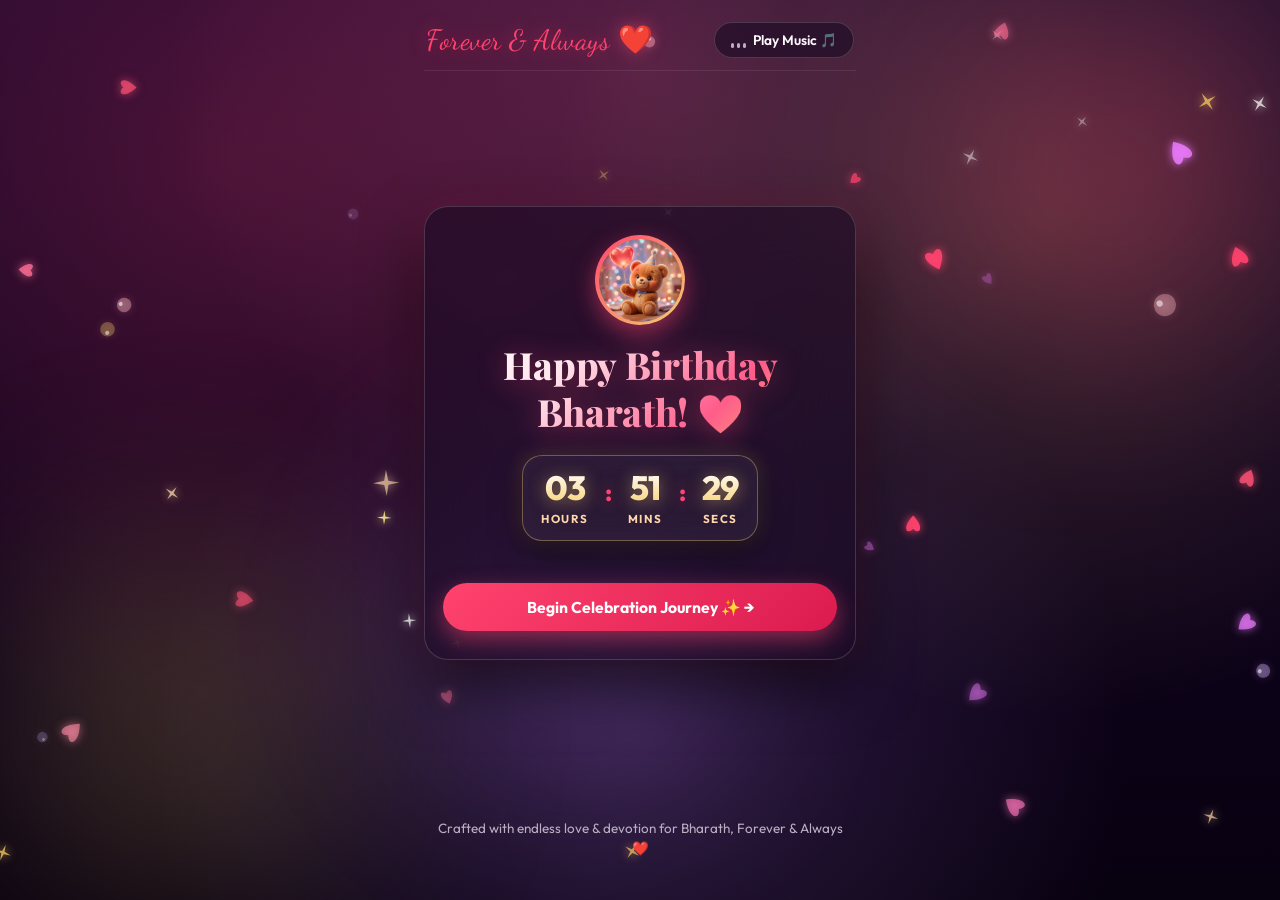
<file: birthday.html>
<!DOCTYPE html>
<html lang="en">
<head>
  <meta charset="UTF-8">
  <meta name="viewport" content="width=device-width, initial-scale=1.0, maximum-scale=1.0, user-scalable=no, viewport-fit=cover">
  <meta name="theme-color" content="#0d0417">
  <meta name="mobile-web-app-capable" content="yes">
  <meta name="apple-mobile-web-app-capable" content="yes">
  <meta name="apple-mobile-web-app-status-bar-style" content="black-translucent">
  <title>Happy Birthday Bharath! ❤️ | Forever & Always</title>
  <meta name="description" content="A professional, aesthetic, and adorable interactive birthday story application created with love for Bharath.">
  <link rel="stylesheet" href="css/birthday.css">
</head>
<body>
  <!-- Cute & Romantic Ambient Aurora Orbs -->
  <div class="bg-ambient-glow" aria-hidden="true">
    <div class="glow-orb glow-orb-1"></div>
    <div class="glow-orb glow-orb-2"></div>
    <div class="glow-orb glow-orb-3"></div>
  </div>

  <!-- Canvas Backgrounds -->
  <canvas id="particles-canvas"></canvas>
  <canvas id="confetti-canvas"></canvas>

  <div class="app-wrapper">
    <!-- Navbar Header -->
    <header class="navbar">
      <div class="nav-brand">
        <span>Forever & Always</span> ❤️
      </div>
      <div class="nav-controls">
        <button id="btn-audio-toggle" class="btn-icon" aria-label="Toggle Romantic Music">
          <div id="sound-wave-icon" class="sound-wave muted">
            <span></span><span></span><span></span>
          </div>
          <span id="audio-toggle-text">Play Music 🎵</span>
        </button>
      </div>
    </header>



    <!-- =========================================================
         STEP 1: Welcome Bharath & October 31 Countdown
         ========================================================= -->
    <section class="step-screen active" id="step-screen-1">
      <div class="step-card">
        <div class="cute-mascot-box">
          <img src="images/cute_teddy.jpg" alt="Cute Birthday Teddy Bear" class="cute-mascot-img">
        </div>
        <h1 class="step-title" id="display-boyfriend-name">Happy Birthday Bharath! ❤️</h1>

        <!-- Live Countdown Timer to October 31 -->
        <div class="countdown-box">
          <div class="countdown-item">
            <span class="countdown-num" id="count-hours">00</span>
            <span class="countdown-label">Hours</span>
          </div>
          <div class="countdown-separator">:</div>
          <div class="countdown-item">
            <span class="countdown-num" id="count-mins">00</span>
            <span class="countdown-label">Mins</span>
          </div>
          <div class="countdown-separator">:</div>
          <div class="countdown-item">
            <span class="countdown-num" id="count-secs">00</span>
            <span class="countdown-label">Secs</span>
          </div>
        </div>

        <div class="step-actions">
          <button class="btn-primary" data-next-step>
            Begin Celebration Journey ✨ →
          </button>
        </div>
      </div>
    </section>

    <!-- =========================================================
         STEP 2: Cutest Birthday Cake Operation for Bharath
         ========================================================= -->
    <section class="step-screen" id="step-screen-2">
      <div class="step-card">
        <h2 class="step-title">A Sweet Birthday Wish 🎂</h2>

        <div class="cake-display-box">
          <div class="cake-banner" id="cake-banner-name">✨ Happy Birthday Bharath! ✨</div>
          <img src="images/simple_cake.jpg" alt="Simple aesthetic birthday cake" class="cake-img">
          <div class="cake-flames-overlay">
            <div class="candle-interactive"><div class="flame-glow"></div><div class="candle-stick"></div></div>
            <div class="candle-interactive"><div class="flame-glow"></div><div class="candle-stick"></div></div>
            <div class="candle-interactive"><div class="flame-glow"></div><div class="candle-stick"></div></div>
          </div>
        </div>

        <p id="cake-status-text">
          Tap the glowing candles or click the button below to blow them out! 💨
        </p>

        <div class="step-actions">
          <button class="btn-secondary" data-prev-step>
            ← Back
          </button>
          <button class="btn-secondary" id="btn-blow-candles-op">
            💨 Blow Out Candles
          </button>
          <button class="btn-primary" id="btn-next-after-cake" data-next-step disabled>
            Next Surprise 🎈 →
          </button>
        </div>
      </div>
    </section>

    <!-- =========================================================
         STEP 3: Pop Balloon Surprises Operation
         ========================================================= -->
    <section class="step-screen" id="step-screen-3">
      <div class="step-card">
        <h2 class="step-title">Pop The Balloons, Bharath! 🎈</h2>

        <div class="balloons-grid">
          <div class="balloon-item">
            <svg class="balloon-svg" viewBox="0 0 100 120">
              <path d="M50 0 C20 0 0 25 0 60 C0 90 35 110 50 110 C65 110 100 90 100 60 C100 25 80 0 50 0 Z" fill="#ff436e"/>
              <path d="M46 110 L54 110 L50 120 Z" fill="#db1b4f"/>
            </svg>
            <div class="balloon-note">💖 <strong>Your Smile:</strong> The cutest thing in the world! One smile from you lights up my entire universe.</div>
          </div>

          <div class="balloon-item">
            <svg class="balloon-svg" viewBox="0 0 100 120">
              <path d="M50 0 C20 0 0 25 0 60 C0 90 35 110 50 110 C65 110 100 90 100 60 C100 25 80 0 50 0 Z" fill="#f7d070"/>
              <path d="M46 110 L54 110 L50 120 Z" fill="#d9ad40"/>
            </svg>
            <div class="balloon-note">🌟 <strong>Your Hugs:</strong> My personal safe haven. Being in your arms makes every worry disappear.</div>
          </div>

          <div class="balloon-item">
            <svg class="balloon-svg" viewBox="0 0 100 120">
              <path d="M50 0 C20 0 0 25 0 60 C0 90 35 110 50 110 C65 110 100 90 100 60 C100 25 80 0 50 0 Z" fill="#ff8da5"/>
              <path d="M46 110 L54 110 L50 120 Z" fill="#e06580"/>
            </svg>
            <div class="balloon-note">🥰 <strong>Your Beautiful Soul:</strong> You are so kind, caring, and thoughtful. I am so lucky to be loved by you.</div>
          </div>

          <div class="balloon-item">
            <svg class="balloon-svg" viewBox="0 0 100 120">
              <path d="M50 0 C20 0 0 25 0 60 C0 90 35 110 50 110 C65 110 100 90 100 60 C100 25 80 0 50 0 Z" fill="#2ed573"/>
              <path d="M46 110 L54 110 L50 120 Z" fill="#1b9e50"/>
            </svg>
            <div class="balloon-note">👑 <strong>My Forever Love:</strong> Today, tomorrow, and every moment forever, you have 100% of my heart, Bharath!</div>
          </div>
        </div>

        <div class="step-actions">
          <button class="btn-secondary" data-prev-step>
            ← Back
          </button>
          <button class="btn-primary" id="btn-next-after-balloons" data-next-step disabled>
            Read Secret Letter 💌 →
          </button>
        </div>
      </div>
    </section>

    <!-- =========================================================
         STEP 4: Secret Love Letter Operation
         ========================================================= -->
    <section class="step-screen" id="step-screen-4">
      <div class="step-card">
        <h2 class="step-title">A Letter From My Heart 💌</h2>

        <div class="envelope-graphic" id="envelope-graphic" title="Click to unlock letter">
          💌
        </div>

        <div class="letter-paper" id="letter-paper">
          <h3 id="display-letter-title">To The Love of My Life, Bharath ❤️</h3>
          <div class="letter-content" id="display-letter-content">
            My Dearest Bharath,

            Happy Birthday to the most handsome, kind-hearted, and extraordinary man in my life!

            Today is the most precious day in my world, because it's the day the universe gifted me YOU. From the moment you walked into my life, every ordinary day became brighter, sweeter, and infinitely happier. You are my safe haven, my loudest laughter, and my deepest peace.

            Thank you for being your wonderful self—for the way you hold my hand, the way your eyes crinkle when you laugh, and how loved you make me feel every single second.

            On your special day, I wish you all the happiness, good health, wild success, and dreams come true that your beautiful heart can hold. I promise to be by your side cheering for you through all of it!
          </div>
          <div class="letter-signature" id="display-letter-signature">
            Yours Forever & Always with all my love ❤️
          </div>
        </div>

        <div class="step-actions" style="margin-top: 24px;">
          <button class="btn-secondary" data-prev-step>
            ← Back
          </button>
          <button class="btn-primary" id="btn-next-after-letter" data-next-step disabled>
            Why I Love You 💖 →
          </button>
        </div>
      </div>
    </section>

    <!-- =========================================================
         STEP 5: Reasons Why I Love You Operation (Requires 3 Taps)
         ========================================================= -->
    <section class="step-screen" id="step-screen-5">
      <div class="step-card">
        <h2 class="step-title">Reasons Why I Love You, Bharath 💖</h2>

        <p id="reasons-tap-badge">
          Tap count: 0 / 3 taps needed to unlock next step ✨
        </p>

        <div class="reason-card-display" id="reason-card-text">
          "The way your eyes crinkle with pure warmth whenever you laugh, Bharath."
        </div>

        <div class="step-actions">
          <button class="btn-secondary" data-prev-step>
            ← Back
          </button>
          <button class="btn-secondary" id="btn-next-reason">
            ✨ Draw Next Reason (Tap Here) ✨
          </button>
          <button class="btn-primary" id="btn-next-after-reasons" data-next-step disabled>
            Grand Award 🎉 →
          </button>
        </div>
      </div>
    </section>

    <!-- =========================================================
         STEP 6: Grand Celebration & Boyfriend Award
         ========================================================= -->
    <section class="step-screen" id="step-screen-6">
      <div class="step-card">
        <h2 class="step-title">Happy Birthday Bharath! 🎉❤️</h2>

        <!-- Official Certificate Award -->
        <div class="certificate-box">
          <div class="certificate-title">🏆 Certificate of Infinite Love 🏆</div>
          <div style="font-size: 0.9rem; color: var(--gold-accent); letter-spacing: 1.5px; text-transform: uppercase;">
            THIS OFFICIAL AWARD IS PROUDLY PRESENTED TO
          </div>
          <div class="certificate-name" id="cert-boyfriend-name">Bharath</div>
          <p class="certificate-desc">
            For being the most wonderful, handsome, caring, and loving boyfriend in the entire universe. Certified 100% Loved, Cherished, and Adored forever and always! ❤️✨
          </p>
        </div>

        <!-- Memories Grid -->
        <div class="memories-grid">
          <div class="memory-card">
            <img src="images/couple_memory.jpg" alt="Better Together - Bharath & Sarika" style="object-position: center 20%;">
            <div class="memory-body">
              <h3 class="memory-title">Better Together ❤️</h3>
              <p class="memory-desc">You & me, our story, our forever. Every day with you is my favorite, Bharath!</p>
            </div>
          </div>

          <div class="memory-card">
            <img src="images/simple_cake.jpg" alt="Simple aesthetic birthday cake">
            <div class="memory-body">
              <h3 class="memory-title">Your Sweetest Birthday</h3>
              <p class="memory-desc">Baked with infinite love, sweet moments, and timeless blessings.</p>
            </div>
          </div>

          <div class="memory-card">
            <img src="images/bharath_birthday_poster.png" alt="Happy Birthday Bharath Kumar" style="object-position: center top;">
            <div class="memory-body">
              <h3 class="memory-title">Happy Birthday Bharath Kumar 👑</h3>
              <p class="memory-desc">Celebrating the most handsome, wonderful, and extraordinary king in my world!</p>
            </div>
          </div>
        </div>

        <div class="step-actions">
          <button class="btn-secondary" data-prev-step>
            ← Back
          </button>
          <button class="btn-secondary" onclick="window.triggerConfetti()">
            🎉 Shower Confetti!
          </button>
          <button class="btn-primary" onclick="location.reload()">
            🔄 Replay Story Journey
          </button>
        </div>
      </div>
    </section>

    <!-- Footer -->
    <footer>
      <p>Crafted with endless love & devotion for Bharath, Forever & Always ❤️</p>
    </footer>
  </div>

  <!-- Customizer Drawer Modal -->
  <div class="modal-overlay" id="modal-customizer">
    <div class="modal-content">
      <div class="modal-header">
        <h3 style="color: #fff; font-family: var(--font-heading);">⚙️ Personalize Wish</h3>
        <button class="close-modal" id="btn-close-modal">&times;</button>
      </div>
      <form id="form-customizer">
        <div class="form-group">
          <label class="form-label">Boyfriend's Name</label>
          <input type="text" id="input-bf-name" class="form-input" value="Bharath">
        </div>
        <div class="form-group">
          <label class="form-label">Cute Nickname</label>
          <input type="text" id="input-nickname" class="form-input" value="My Handsome Prince">
        </div>
        <div class="form-group">
          <label class="form-label">Love Letter Title</label>
          <input type="text" id="input-letter-title" class="form-input">
        </div>
        <div class="form-group">
          <label class="form-label">Love Letter Text</label>
          <textarea id="input-letter-text" class="form-textarea"></textarea>
        </div>
        <div class="form-group">
          <label class="form-label">Signature</label>
          <input type="text" id="input-signature" class="form-input">
        </div>
        <button type="submit" class="btn-primary" style="width: 100%; justify-content: center; margin-top: 10px;">
          💾 Save Personalizations
        </button>
      </form>
    </div>
  </div>

  <!-- Direct Song Player (Starts immediately at 'Enadhuyire') -->
  <audio id="local-audio-player" preload="auto" loop>
    <source src="audio/enadhuyire.m4a?v=enadhuyire_direct" type="audio/mp4">
    <source src="audio/enadhuyire.mp3?v=enadhuyire_direct" type="audio/mpeg">
  </audio>

  <script src="js/birthday.js?v=love3"></script>
</body>
</html>
</file>
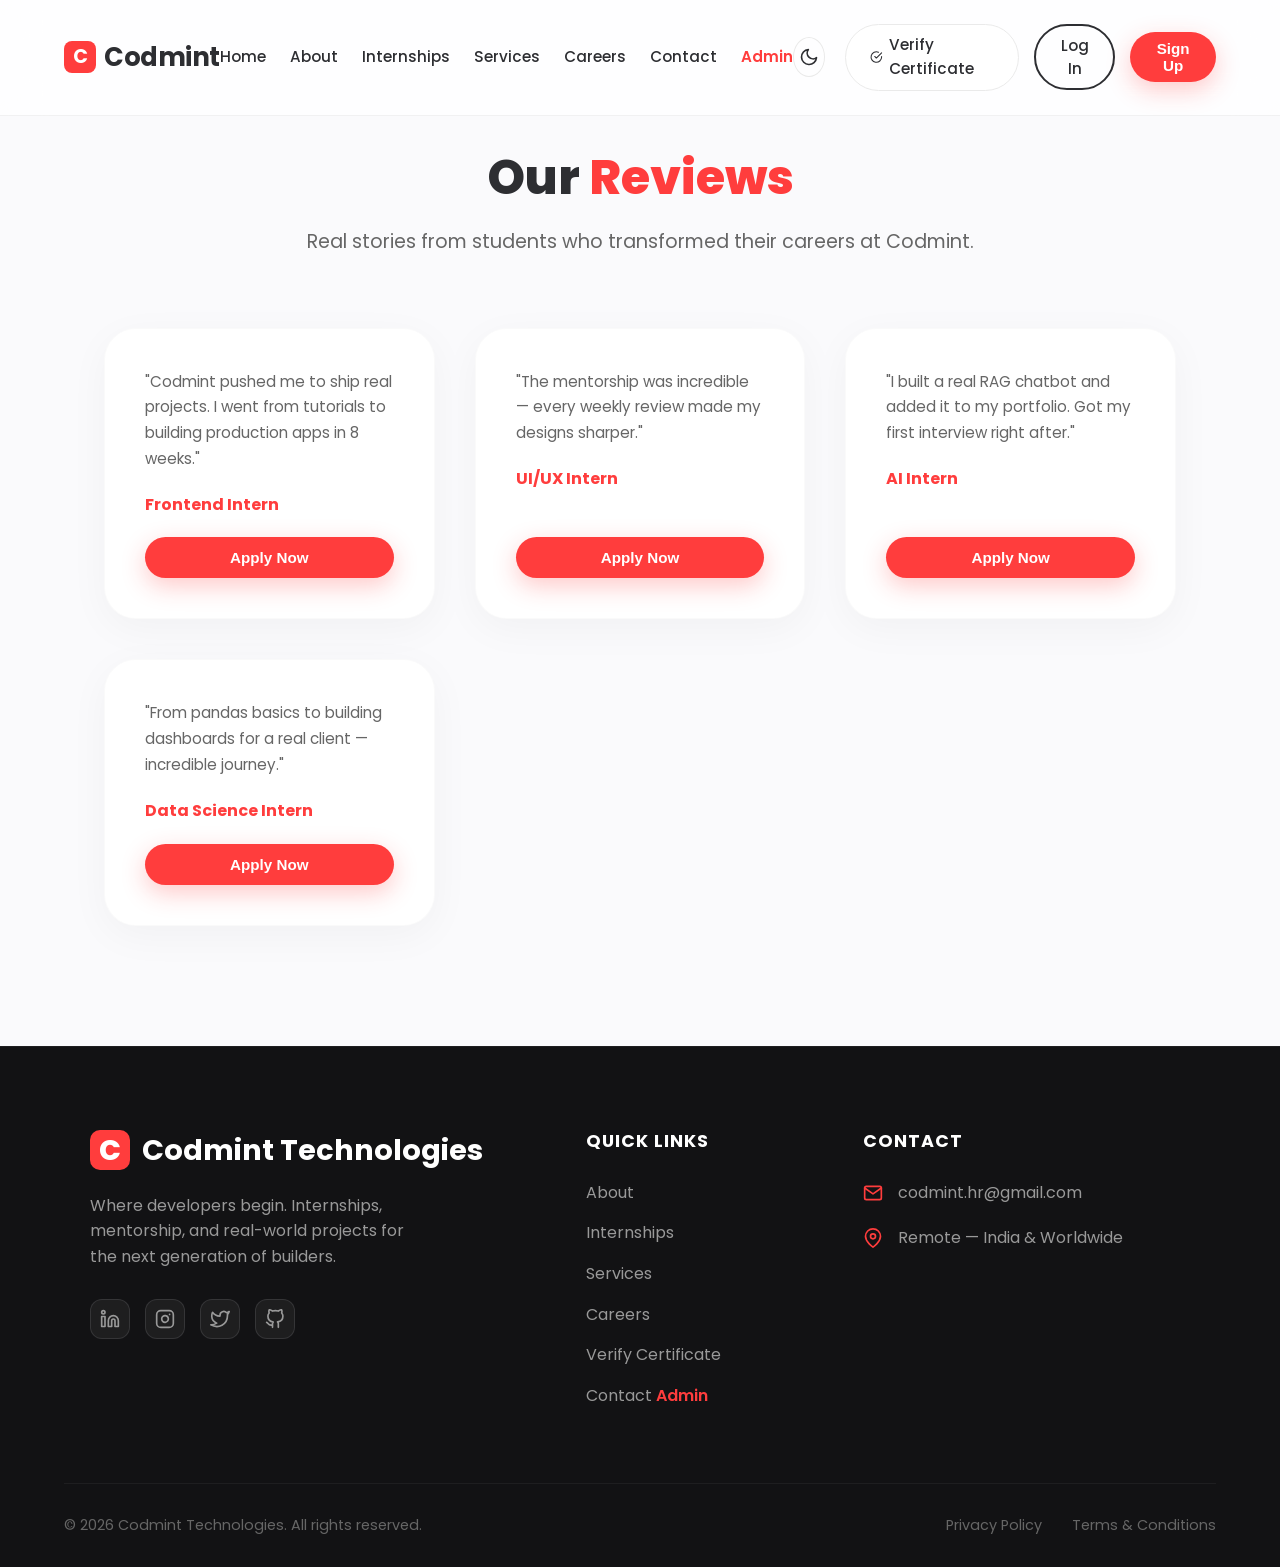
<file: careers.html>
﻿<!DOCTYPE html>
<html lang="en">

<head>
    <meta charset="UTF-8">
    <meta name="viewport" content="width=device-width, initial-scale=1.0">
    <title>Codmint Technologies | Where Developers Begin</title>
    <!-- Modern Typography: Poppins -->
    <link href="https://fonts.googleapis.com/css2?family=Poppins:wght@400;500;600;700&display=swap" rel="stylesheet">
    <link rel="stylesheet" href="css/style.css">
</head>

<body>
    <script>
        if (localStorage.getItem('theme') === 'dark') {
            document.body.classList.add('dark-theme');
        }
    </script>

    <!-- Glassmorphism Sticky Navigation -->
    <header id="main-header">
        <a href="#" class="logo" style="display: flex; align-items: center; gap: 8px;">
            <div style="background-color: var(--primary-red); color: white; width: 32px; height: 32px; border-radius: 8px; display: flex; align-items: center; justify-content: center; font-weight: bold; font-size: 1.2rem;">C</div>
            Codmint
        </a>
        <nav class="main-nav">
            <a href='index.html'>Home</a>
            <a href='about.html'>About</a>
            <a href='internships.html'>Internships</a>
            <a href='services.html'>Services</a>
            <a href='careers.html'>Careers</a>
            <a href='contact.html'>Contact</a>
            <a href='admin.html' style='color: var(--primary-red); font-weight: 600;'>Admin</a>
        </nav>
        <div class="header-actions" style="display: flex; align-items: center; gap: 15px;">

            <button id="theme-toggle" class="theme-toggle-btn" aria-label="Toggle Theme" style="background: none; border: none; cursor: pointer; color: var(--dark-grey); display: flex; align-items: center; justify-content: center; width: 40px; height: 40px; border-radius: 50%; border: 1px solid #EAEAEA; transition: var(--transition-smooth); margin-right: 5px;">
                <svg id="theme-toggle-sun" width="20" height="20" viewBox="0 0 24 24" fill="none" stroke="currentColor" stroke-width="2" stroke-linecap="round" stroke-linejoin="round" style="display: none;"><circle cx="12" cy="12" r="5"></circle><line x1="12" y1="1" x2="12" y2="3"></line><line x1="12" y1="21" x2="12" y2="23"></line><line x1="4.22" y1="4.22" x2="5.64" y2="5.64"></line><line x1="18.36" y1="18.36" x2="19.78" y2="19.78"></line><line x1="1" y1="12" x2="3" y2="12"></line><line x1="21" y1="12" x2="23" y2="12"></line><line x1="4.22" y1="19.78" x2="5.64" y2="18.36"></line><line x1="18.36" y1="5.64" x2="19.78" y2="4.22"></line></svg>
                <svg id="theme-toggle-moon" width="20" height="20" viewBox="0 0 24 24" fill="none" stroke="currentColor" stroke-width="2" stroke-linecap="round" stroke-linejoin="round"><path d="M21 12.79A9 9 0 1 1 11.21 3 7 7 0 0 0 21 12.79z"></path></svg>
            </button>
            <a class='nav-btn verify-btn' href='verify.html' style='display: flex; align-items: center; gap: 6px; border: 1px solid #EAEAEA; background: var(--white); text-decoration: none;'>
                <svg width="16" height="16" viewBox="0 0 24 24" fill="none" stroke="currentColor" stroke-width="2" stroke-linecap="round" stroke-linejoin="round"><path d="M22 11.08V12a10 10 0 1 1-5.93-9.14"></path><polyline points="22 4 12 14.01 9 11.01"></polyline></svg>
                <span class="btn-text">Verify Certificate</span>
            </a>
            <button id="login-btn" class="nav-btn" style="padding: 8px 20px; font-size: 0.95rem;">Log In</button>
            <button id="register-btn" class="cta-btn" style="padding: 8px 20px; font-size: 0.95rem;">Sign Up</button>
            <span id="user-display" style="display: none; font-weight: 600; color: var(--primary-red);"></span>
            <button id="logout-btn" class="nav-btn" style="display: none;">Log Out</button>
            <button class="mobile-menu-btn" id="mobile-menu-btn" aria-label="Toggle Menu">
                <svg width="24" height="24" viewBox="0 0 24 24" fill="none" stroke="currentColor" stroke-width="2" stroke-linecap="round" stroke-linejoin="round"><line x1="3" y1="12" x2="21" y2="12"></line><line x1="3" y1="6" x2="21" y2="6"></line><line x1="3" y1="18" x2="21" y2="18"></line></svg>
            </button>
        </div>
    </header>

    
    <div style="padding-top: 120px; min-height: 70vh;">
        <section id="reviews" class="domains-section" style="padding-top: 20px;">
        <div class="section-header fade-in-up">
            <h1 style="font-size: 3rem; font-weight: 800; margin-bottom: 10px;">Our <span class="text-red">Reviews</span></h1>
            <p style="font-size: 1.2rem; color: #666;">Real stories from students who transformed their careers at Codmint.</p>
        </div>

        <div class="card-grid">
            <div class="card scroll-reveal">
                <p>"Codmint pushed me to ship real projects. I went from tutorials to building production apps in 8
                    weeks."</p>
                <h4 style="margin-top: 20px; color: var(--primary-red); margin-bottom: 20px;">Frontend Intern</h4>
                <button class="cta-btn apply-btn" data-domain="Frontend Development">Apply Now</button>
            </div>
            <div class="card scroll-reveal">
                <p>"The mentorship was incredible — every weekly review made my designs sharper."</p>
                <h4 style="margin-top: 20px; color: var(--primary-red); margin-bottom: 20px;">UI/UX Intern</h4>
                <button class="cta-btn apply-btn" data-domain="UI/UX Design">Apply Now</button>
            </div>
            <div class="card scroll-reveal">
                <p>"I built a real RAG chatbot and added it to my portfolio. Got my first interview right after."</p>
                <h4 style="margin-top: 20px; color: var(--primary-red); margin-bottom: 20px;">AI Intern</h4>
                <button class="cta-btn apply-btn" data-domain="Machine Learning">Apply Now</button>
            </div>
            <div class="card scroll-reveal">
                <p>"From pandas basics to building dashboards for a real client — incredible journey."</p>
                <h4 style="margin-top: 20px; color: var(--primary-red); margin-bottom: 20px;">Data Science Intern</h4>
                <button class="cta-btn apply-btn" data-domain="Data Science">Apply Now</button>
            </div>
        </div>
    </section>
    </div>
    <footer id="contact">
        <div class="footer-container">
            <div class="footer-brand">
                <h3><div class="logo-icon">C</div> Codmint Technologies</h3>
                <p>Where developers begin. Internships, mentorship, and real-world projects for the next generation of builders.</p>
                <div class="social-links">
                    <a href="#" class="social-icon" aria-label="LinkedIn">
                        <svg width="20" height="20" viewBox="0 0 24 24" fill="none" stroke="currentColor" stroke-width="2" stroke-linecap="round" stroke-linejoin="round"><path d="M16 8a6 6 0 0 1 6 6v7h-4v-7a2 2 0 0 0-2-2 2 2 0 0 0-2 2v7h-4v-7a6 6 0 0 1 6-6z"></path><rect x="2" y="9" width="4" height="12"></rect><circle cx="4" cy="4" r="2"></circle></svg>
                    </a>
                    <a href="#" class="social-icon" aria-label="Instagram">
                        <svg width="20" height="20" viewBox="0 0 24 24" fill="none" stroke="currentColor" stroke-width="2" stroke-linecap="round" stroke-linejoin="round"><rect x="2" y="2" width="20" height="20" rx="5" ry="5"></rect><path d="M16 11.37A4 4 0 1 1 12.63 8 4 4 0 0 1 16 11.37z"></path><line x1="17.5" y1="6.5" x2="17.51" y2="6.5"></line></svg>
                    </a>
                    <a href="#" class="social-icon" aria-label="Twitter">
                        <svg width="20" height="20" viewBox="0 0 24 24" fill="none" stroke="currentColor" stroke-width="2" stroke-linecap="round" stroke-linejoin="round"><path d="M23 3a10.9 10.9 0 0 1-3.14 1.53 4.48 4.48 0 0 0-7.86 3v1A10.66 10.66 0 0 1 3 4s-4 9 5 13a11.64 11.64 0 0 1-7 2c9 5 20 0 20-11.5a4.5 4.5 0 0 0-.08-.83A7.72 7.72 0 0 0 23 3z"></path></svg>
                    </a>
                    <a href="#" class="social-icon" aria-label="GitHub">
                        <svg width="20" height="20" viewBox="0 0 24 24" fill="none" stroke="currentColor" stroke-width="2" stroke-linecap="round" stroke-linejoin="round"><path d="M9 19c-5 1.5-5-2.5-7-3m14 6v-3.87a3.37 3.37 0 0 0-.94-2.61c3.14-.35 6.44-1.54 6.44-7A5.44 5.44 0 0 0 20 4.77 5.07 5.07 0 0 0 19.91 1S18.73.65 16 2.48a13.38 13.38 0 0 0-7 0C6.27.65 5.09 1 5.09 1A5.07 5.07 0 0 0 5 4.77a5.44 5.44 0 0 0-1.5 3.78c0 5.42 3.3 6.61 6.44 7A3.37 3.37 0 0 0 9 18.13V22"></path></svg>
                    </a>
                </div>
            </div>
            <div class="footer-links">
                <h4>Quick Links</h4>
                <ul>
                    <li><a href='about.html'>About</a></li>
                    <li><a href='internships.html'>Internships</a></li>
                    <li><a href='services.html'>Services</a></li>
                    <li><a href='careers.html'>Careers</a></li>
                    <li><a href='verify.html'>Verify Certificate</a></li>
                    <li><a href='contact.html'>Contact</a>
            <a href='admin.html' style='color: var(--primary-red); font-weight: 600;'>Admin</a></li>
                </ul>
            </div>
            <div class="footer-contact">
                <h4>Contact</h4>
                <div class="contact-item">
                    <svg width="20" height="20" viewBox="0 0 24 24" fill="none" stroke="currentColor" stroke-width="2" stroke-linecap="round" stroke-linejoin="round"><path d="M4 4h16c1.1 0 2 .9 2 2v12c0 1.1-.9 2-2 2H4c-1.1 0-2-.9-2-2V6c0-1.1.9-2 2-2z"></path><polyline points="22,6 12,13 2,6"></polyline></svg>
                    <p>codmint.hr@gmail.com</p>
                </div>
                <div class="contact-item">
                    <svg width="20" height="20" viewBox="0 0 24 24" fill="none" stroke="currentColor" stroke-width="2" stroke-linecap="round" stroke-linejoin="round"><path d="M21 10c0 7-9 13-9 13s-9-6-9-13a9 9 0 0 1 18 0z"></path><circle cx="12" cy="10" r="3"></circle></svg>
                    <p>Remote — India & Worldwide</p>
                </div>
            </div>
        </div>
        <div class="footer-bottom">
            <p>&copy; 2026 Codmint Technologies. All rights reserved.</p>
            <div class="footer-legal">
                <a href="#">Privacy Policy</a>
                <a href="#">Terms & Conditions</a>
            </div>
        </div>
    </footer>

    <!-- Professional Login Modal -->
    <div id="login-modal" class="modal">
        <div class="modal-content">
            <span class="close-btn" id="login-close">&times;</span>
            <h2>Welcome Back</h2>
            <p>Log in to access your dashboard</p>
            <form id="login-form" class="login-form" autocomplete="off">
                <div class="input-group">
                    <label for="email">Email Address</label>
                    <input type="email" id="email" placeholder="name@example.com" required autocomplete="off">
                </div>
                <div class="input-group">
                    <label for="password">Password</label>
                    <input type="password" id="password" placeholder="••••••••" required autocomplete="new-password">
                </div>
                <div class="form-options">
                    <label><input type="checkbox" id="remember-me"> Remember me</label>
                    <a href="#" class="forgot-pwd">Forgot Password?</a>
                </div>
                <button type="submit" class="cta-btn login-submit">Log In</button>
            </form>
            <p class="signup-link">Don't have an account? <a href="#" id="switch-to-register">Sign up</a></p>
        </div>
    </div>

    <!-- Professional Register Modal -->
    <div id="register-modal" class="modal">
        <div class="modal-content">
            <span class="close-btn" id="register-close">&times;</span>
            <h2>Create Account</h2>
            <p>Join Codmint Technologies today</p>
            <form id="register-form" class="login-form" autocomplete="off">
                <div class="input-group">
                    <label for="reg-name">Full Name</label>
                    <input type="text" id="reg-name" placeholder="John Doe" required minlength="3" autocomplete="off">
                </div>
                <div class="input-group">
                    <label for="reg-email">Email Address</label>
                    <input type="email" id="reg-email" placeholder="name@example.com" required autocomplete="off">
                </div>
                <div class="input-group">
                    <label for="reg-password">Password</label>
                    <input type="password" id="reg-password" placeholder="••••••••" required minlength="6"
                        autocomplete="new-password">
                </div>
                <div class="input-group">
                    <label for="reg-confirm">Confirm Password</label>
                    <input type="password" id="reg-confirm" placeholder="••••••••" required minlength="6"
                        autocomplete="new-password">
                </div>
                <p id="reg-error" style="color: red; font-size: 0.85rem; margin-bottom: 10px; display: none;">Passwords
                    do not match.</p>
                <button type="submit" class="cta-btn login-submit">Create Account</button>
            </form>
            <p class="signup-link">Already have an account? <a href="#" id="switch-to-login">Log In</a></p>
        </div>
    </div>

    <!-- Professional Apply Modal -->
    <div id="apply-modal" class="modal">
        <div class="modal-content" style="max-height: 90vh; overflow-y: auto;">
            <span class="close-btn" id="apply-close">&times;</span>
            <h2>Apply for Internship</h2>
            <p>Take the first step towards your tech career.</p>
            <form id="apply-form" class="login-form" autocomplete="off">
                <div class="input-group">
                    <label for="apply-domain">Selected Domain</label>
                    <input type="text" id="apply-domain" readonly
                        style="background-color: #f5f5f5; color: #888; cursor: not-allowed;">
                </div>
                <div class="input-group">
                    <label for="apply-name">Full Name</label>
                    <input type="text" id="apply-name" placeholder="John Doe" required autocomplete="off">
                </div>
                <div class="input-group">
                    <label for="apply-email">Email Address</label>
                    <input type="email" id="apply-email" placeholder="name@example.com" required autocomplete="off">
                </div>
                <div class="input-group">
                    <label for="apply-phone">Phone Number</label>
                    <input type="tel" id="apply-phone" placeholder="9876543210" required autocomplete="off"
                        maxlength="10" minlength="10" pattern="[0-9]{10}"
                        oninput="this.value = this.value.replace(/[^0-9]/g, '')">
                </div>
                <p id="apply-phone-error" style="color: red; font-size: 0.85rem; margin-bottom: 10px; display: none;">
                    Please enter a valid 10-digit phone number.</p>
                <div class="input-group">
                    <label for="apply-resume">Resume/CV Link (Google Drive, Dropbox, etc.)</label>
                    <input type="url" id="apply-resume" placeholder="https://..." required autocomplete="off">
                </div>
                <div class="input-group">
                    <label for="apply-cover">Cover Letter (Optional)</label>
                    <textarea id="apply-cover" rows="3" placeholder="Why are you a good fit for this role?"
                        style="width: 100%; padding: 14px 20px; border: 2px solid #EAEAEA; border-radius: 12px; font-family: inherit; font-size: 1rem; resize: vertical; outline: none; transition: var(--transition-smooth);"></textarea>
                </div>
                <button type="submit" class="cta-btn login-submit" style="margin-top: 10px;">Submit Application</button>
            </form>
        </div>
    </div>

    <script src="js/main.js"></script>
</body>

</html>
</file>
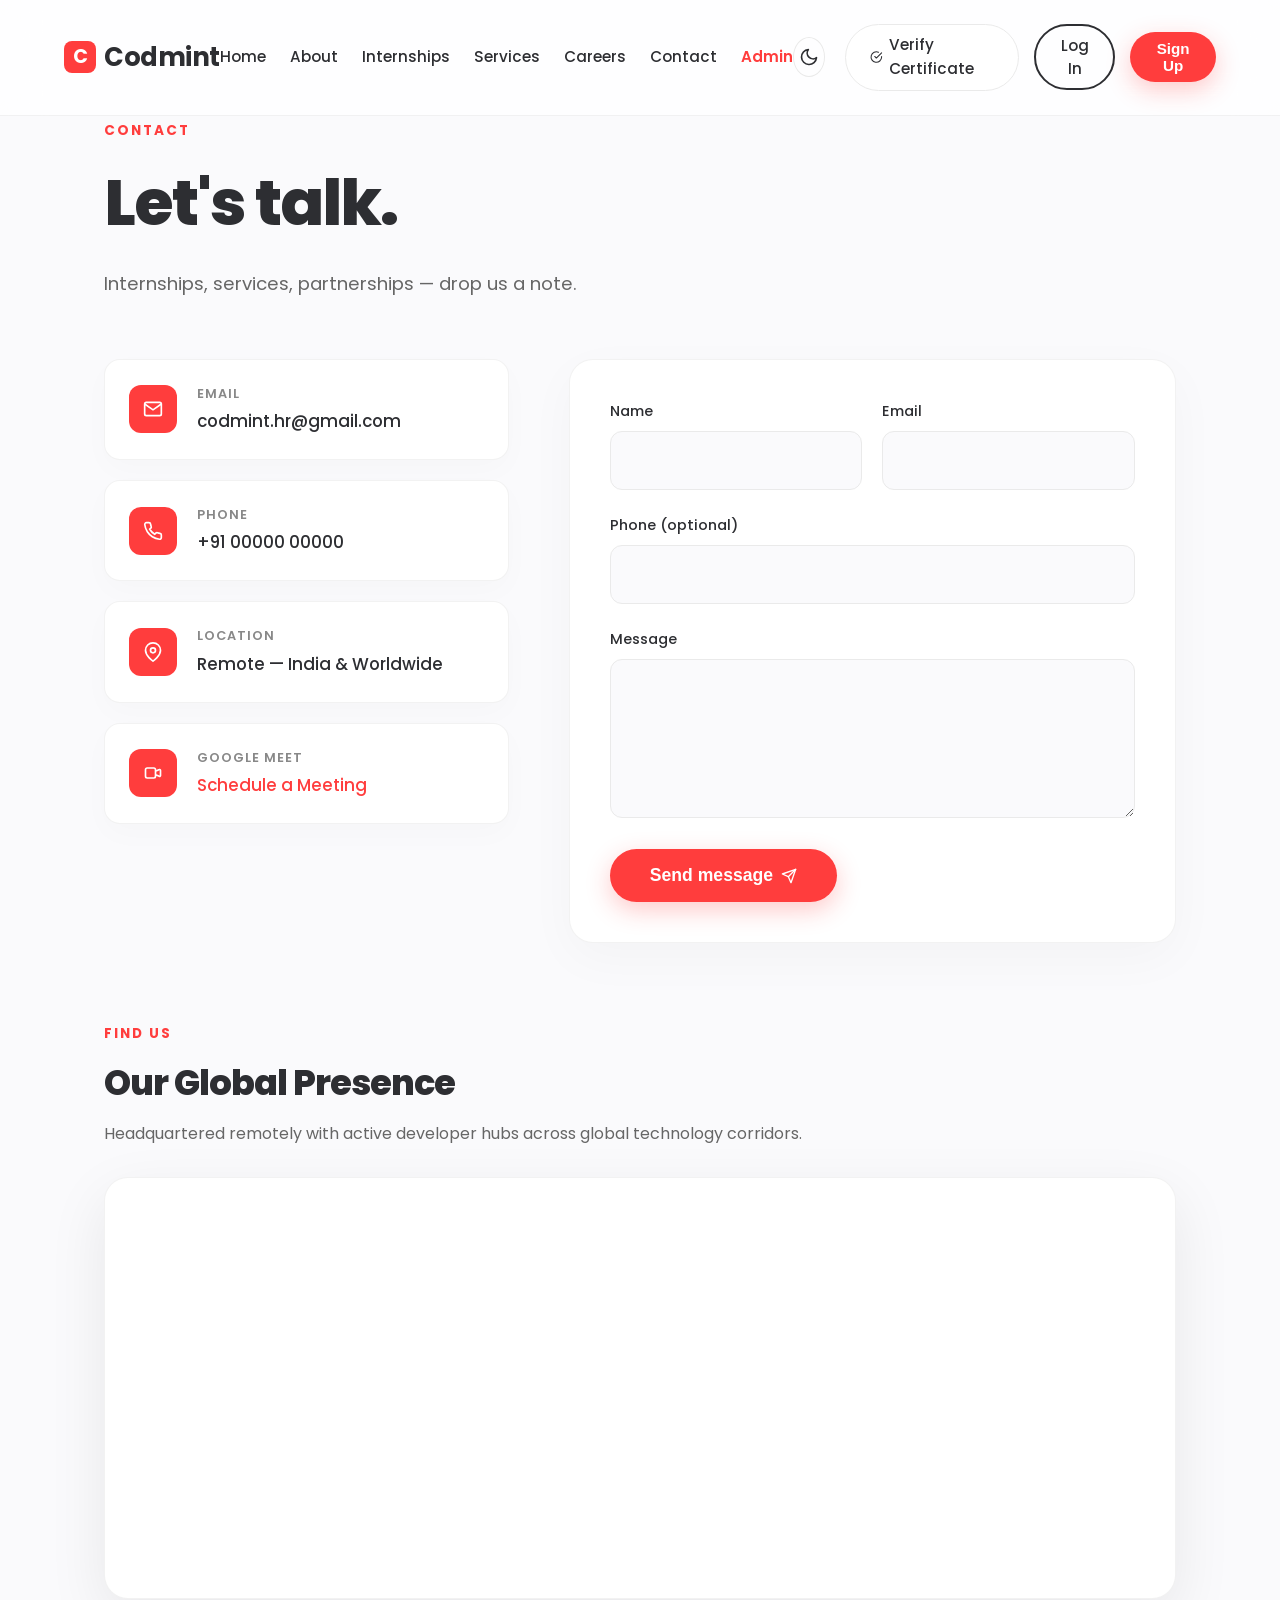
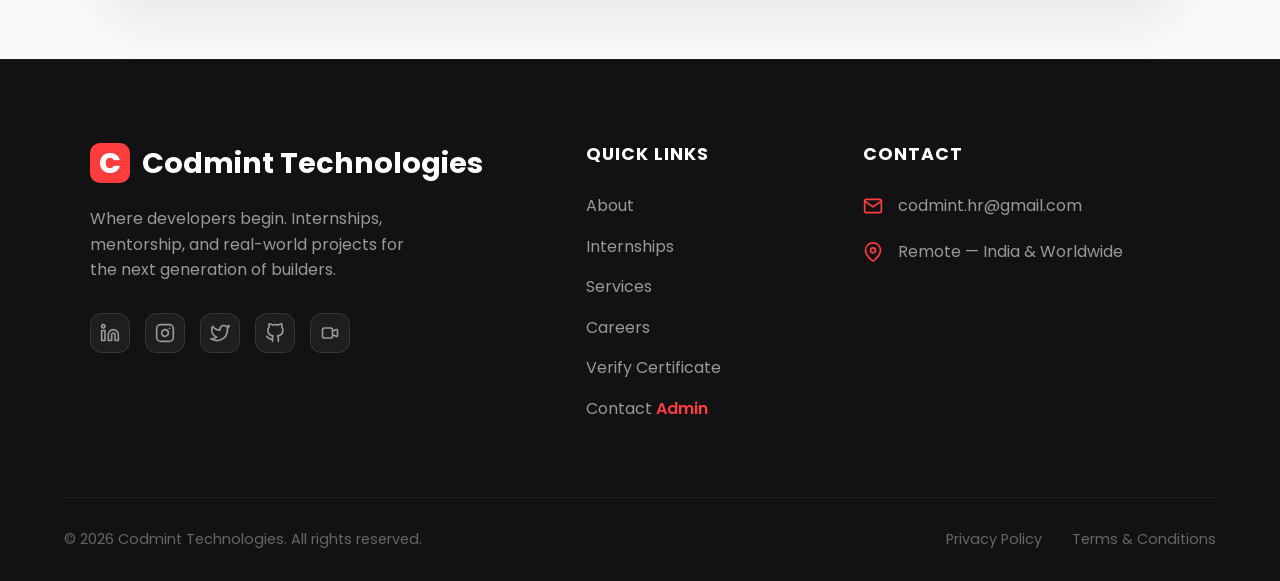
<file: contact.html>
﻿<!DOCTYPE html>
<html lang="en">

<head>
    <meta charset="UTF-8">
    <meta name="viewport" content="width=device-width, initial-scale=1.0">
    <title>Contact Us | Codmint Technologies</title>
    <meta name="description" content="Get in touch with Codmint Technologies. Reach us via email, phone, LinkedIn, Instagram, GitHub, or Google Meet.">
    <!-- Modern Typography: Poppins -->
    <link href="https://fonts.googleapis.com/css2?family=Poppins:wght@400;500;600;700&display=swap" rel="stylesheet">
    <link rel="stylesheet" href="css/style.css">
</head>

<body>
    <script>
        if (localStorage.getItem('theme') === 'dark') {
            document.body.classList.add('dark-theme');
        }
    </script>

    <!-- Glassmorphism Sticky Navigation -->
    <header id="main-header">
        <a href="#" class="logo" style="display: flex; align-items: center; gap: 8px;">
            <div style="background-color: var(--primary-red); color: white; width: 32px; height: 32px; border-radius: 8px; display: flex; align-items: center; justify-content: center; font-weight: bold; font-size: 1.2rem;">C</div>
            Codmint
        </a>
        <nav class="main-nav">
            <a href='index.html'>Home</a>
            <a href='about.html'>About</a>
            <a href='internships.html'>Internships</a>
            <a href='services.html'>Services</a>
            <a href='careers.html'>Careers</a>
            <a href='contact.html'>Contact</a>
            <a href='admin.html' style='color: var(--primary-red); font-weight: 600;'>Admin</a>
        </nav>
        <div class="header-actions" style="display: flex; align-items: center; gap: 15px;">

            <button id="theme-toggle" class="theme-toggle-btn" aria-label="Toggle Theme" style="background: none; border: none; cursor: pointer; color: var(--dark-grey); display: flex; align-items: center; justify-content: center; width: 40px; height: 40px; border-radius: 50%; border: 1px solid #EAEAEA; transition: var(--transition-smooth); margin-right: 5px;">
                <svg id="theme-toggle-sun" width="20" height="20" viewBox="0 0 24 24" fill="none" stroke="currentColor" stroke-width="2" stroke-linecap="round" stroke-linejoin="round" style="display: none;"><circle cx="12" cy="12" r="5"></circle><line x1="12" y1="1" x2="12" y2="3"></line><line x1="12" y1="21" x2="12" y2="23"></line><line x1="4.22" y1="4.22" x2="5.64" y2="5.64"></line><line x1="18.36" y1="18.36" x2="19.78" y2="19.78"></line><line x1="1" y1="12" x2="3" y2="12"></line><line x1="21" y1="12" x2="23" y2="12"></line><line x1="4.22" y1="19.78" x2="5.64" y2="18.36"></line><line x1="18.36" y1="5.64" x2="19.78" y2="4.22"></line></svg>
                <svg id="theme-toggle-moon" width="20" height="20" viewBox="0 0 24 24" fill="none" stroke="currentColor" stroke-width="2" stroke-linecap="round" stroke-linejoin="round"><path d="M21 12.79A9 9 0 1 1 11.21 3 7 7 0 0 0 21 12.79z"></path></svg>
            </button>
            <a class='nav-btn verify-btn' href='verify.html' style='display: flex; align-items: center; gap: 6px; border: 1px solid #EAEAEA; background: var(--white); text-decoration: none;'>
                <svg width="16" height="16" viewBox="0 0 24 24" fill="none" stroke="currentColor" stroke-width="2" stroke-linecap="round" stroke-linejoin="round"><path d="M22 11.08V12a10 10 0 1 1-5.93-9.14"></path><polyline points="22 4 12 14.01 9 11.01"></polyline></svg>
                <span class="btn-text">Verify Certificate</span>
            </a>
            <button id="login-btn" class="nav-btn" style="padding: 8px 20px; font-size: 0.95rem;">Log In</button>
            <button id="register-btn" class="cta-btn" style="padding: 8px 20px; font-size: 0.95rem;">Sign Up</button>
            <span id="user-display" style="display: none; font-weight: 600; color: var(--primary-red);"></span>
            <button id="logout-btn" class="nav-btn" style="display: none;">Log Out</button>
            <button class="mobile-menu-btn" id="mobile-menu-btn" aria-label="Toggle Menu">
                <svg width="24" height="24" viewBox="0 0 24 24" fill="none" stroke="currentColor" stroke-width="2" stroke-linecap="round" stroke-linejoin="round"><line x1="3" y1="12" x2="21" y2="12"></line><line x1="3" y1="6" x2="21" y2="6"></line><line x1="3" y1="18" x2="21" y2="18"></line></svg>
            </button>
        </div>
    </header>

    



    

    <div style="padding-top: 120px; min-height: 80vh; max-width: 1200px; margin: 0 auto; padding-left: 5%; padding-right: 5%;">
        <div style="margin-bottom: 60px;">
            <p style="color: var(--primary-red); font-weight: 700; letter-spacing: 2px; font-size: 0.85rem; text-transform: uppercase; margin-bottom: 10px;">Contact</p>
            <h1 style="font-size: 4rem; font-weight: 800; color: var(--dark-grey); margin-bottom: 15px; letter-spacing: -2px;">Let's talk.</h1>
            <p style="color: #666; font-size: 1.15rem;">Internships, services, partnerships — drop us a note.</p>
        </div>

        <div class="contact-grid">
            <div class="contact-info">
                <div class="contact-card">
                    <div class="contact-icon"><svg width="20" height="20" viewBox="0 0 24 24" fill="none" stroke="currentColor" stroke-width="2"><path d="M4 4h16c1.1 0 2 .9 2 2v12c0 1.1-.9 2-2 2H4c-1.1 0-2-.9-2-2V6c0-1.1.9-2 2-2z"></path><polyline points="22,6 12,13 2,6"></polyline></svg></div>
                    <div>
                        <p class="contact-label">EMAIL</p>
                        <p class="contact-value">codmint.hr@gmail.com</p>
                    </div>
                </div>
                <div class="contact-card">
                    <div class="contact-icon"><svg width="20" height="20" viewBox="0 0 24 24" fill="none" stroke="currentColor" stroke-width="2"><path d="M22 16.92v3a2 2 0 0 1-2.18 2 19.79 19.79 0 0 1-8.63-3.07 19.5 19.5 0 0 1-6-6 19.79 19.79 0 0 1-3.07-8.67A2 2 0 0 1 4.11 2h3a2 2 0 0 1 2 1.72 12.84 12.84 0 0 0 .7 2.81 2 2 0 0 1-.45 2.11L8.09 9.91a16 16 0 0 0 6 6l1.27-1.27a2 2 0 0 1 2.11-.45 12.84 12.84 0 0 0 2.81.7A2 2 0 0 1 22 16.92z"></path></svg></div>
                    <div>
                        <p class="contact-label">PHONE</p>
                        <p class="contact-value">+91 00000 00000</p>
                    </div>
                </div>
                <div class="contact-card">
                    <div class="contact-icon"><svg width="20" height="20" viewBox="0 0 24 24" fill="none" stroke="currentColor" stroke-width="2"><path d="M21 10c0 7-9 13-9 13s-9-6-9-13a9 9 0 0 1 18 0z"></path><circle cx="12" cy="10" r="3"></circle></svg></div>
                    <div>
                        <p class="contact-label">LOCATION</p>
                        <p class="contact-value">Remote — India & Worldwide</p>
                    </div>
                </div>
                <div class="contact-card">
                    <div class="contact-icon"><svg width="20" height="20" viewBox="0 0 24 24" fill="none" stroke="currentColor" stroke-width="2"><path d="M15 10l4.553-2.069A1 1 0 0 1 21 8.876v6.248a1 1 0 0 1-1.447.894L15 14M3 8a2 2 0 0 1 2-2h8a2 2 0 0 1 2 2v8a2 2 0 0 1-2 2H5a2 2 0 0 1-2-2V8z"></path></svg></div>
                    <div>
                        <p class="contact-label">GOOGLE MEET</p>
                        <p class="contact-value"><a href="https://meet.google.com" target="_blank" style="color:var(--primary-red);text-decoration:none;">Schedule a Meeting</a></p>
                    </div>
                </div>
            </div>

            <div class="contact-form-container">
                <form class="contact-form" onsubmit="event.preventDefault();">
                    <div class="form-row" style="display: grid; grid-template-columns: 1fr 1fr; gap: 20px;">
                        <div class="input-group" style="margin-bottom: 24px;">
                            <label>Name</label>
                            <input type="text" required>
                        </div>
                        <div class="input-group" style="margin-bottom: 24px;">
                            <label>Email</label>
                            <input type="email" required>
                        </div>
                    </div>
                    <div class="input-group" style="margin-bottom: 24px;">
                        <label>Phone (optional)</label>
                        <input type="tel">
                    </div>
                    <div class="input-group" style="margin-bottom: 24px;">
                        <label>Message</label>
                        <textarea rows="5" required></textarea>
                    </div>
                    <button type="submit" class="cta-btn" style="display: flex; align-items: center; justify-content: center; gap: 8px;">
                        Send message
                        <svg width="16" height="16" viewBox="0 0 24 24" fill="none" stroke="currentColor" stroke-width="2" stroke-linecap="round" stroke-linejoin="round"><line x1="22" y1="2" x2="11" y2="13"></line><polygon points="22 2 15 22 11 13 2 9 22 2"></polygon></svg>
                    </button>
                </form>
            </div>
        </div>

        <!-- 🗺️ Google Maps Section (Futuristic Grayscale Filtered) -->
        <section style="margin-top: 80px; margin-bottom: 60px;">
            <div style="margin-bottom: 30px; text-align: left;">
                <p style="color: var(--primary-red); font-weight: 700; letter-spacing: 2px; font-size: 0.85rem; text-transform: uppercase; margin-bottom: 10px;">Find Us</p>
                <h2 style="font-size: 2.2rem; font-weight: 800; color: var(--dark-grey); margin-bottom: 10px; letter-spacing: -1px;">Our Global Presence</h2>
                <p style="color: #666; font-size: 1rem;">Headquartered remotely with active developer hubs across global technology corridors.</p>
            </div>
            <div style="border-radius: 24px; overflow: hidden; border: 1px solid rgba(0,0,0,0.05); box-shadow: var(--shadow-medium); position: relative; background: var(--white); padding: 10px; transition: var(--transition-smooth);">
                <iframe src="https://www.google.com/maps/embed?pb=!1m18!1m12!1m3!1d15551.921319717589!2d77.5929!3d12.9716!2m3!1f0!2f0!3f0!3m2!1i1024!2i768!4f13.1!3m3!1m2!1s0x3bae1670c0c0c0c0%3A0x0!2sBengaluru%2C%20Karnataka!5e0!3m2!1sen!2sin!4v1716000000000!5m2!1sen!2sin" width="100%" height="400" style="border:0; border-radius:16px; display:block; filter: grayscale(0.95) contrast(1.05); transition: var(--transition-smooth);" allowfullscreen="" loading="lazy" referrerpolicy="no-referrer-when-downgrade"></iframe>
            </div>
        </section>
    </div>

    <footer id="contact">
        <div class="footer-container">
            <div class="footer-brand">
                <h3><div class="logo-icon">C</div> Codmint Technologies</h3>
                <p>Where developers begin. Internships, mentorship, and real-world projects for the next generation of builders.</p>
                <div class="social-links">
                    <a href="#" class="social-icon" aria-label="LinkedIn">
                        <svg width="20" height="20" viewBox="0 0 24 24" fill="none" stroke="currentColor" stroke-width="2" stroke-linecap="round" stroke-linejoin="round"><path d="M16 8a6 6 0 0 1 6 6v7h-4v-7a2 2 0 0 0-2-2 2 2 0 0 0-2 2v7h-4v-7a6 6 0 0 1 6-6z"></path><rect x="2" y="9" width="4" height="12"></rect><circle cx="4" cy="4" r="2"></circle></svg>
                    </a>
                    <a href="#" class="social-icon" aria-label="Instagram">
                        <svg width="20" height="20" viewBox="0 0 24 24" fill="none" stroke="currentColor" stroke-width="2" stroke-linecap="round" stroke-linejoin="round"><rect x="2" y="2" width="20" height="20" rx="5" ry="5"></rect><path d="M16 11.37A4 4 0 1 1 12.63 8 4 4 0 0 1 16 11.37z"></path><line x1="17.5" y1="6.5" x2="17.51" y2="6.5"></line></svg>
                    </a>
                    <a href="#" class="social-icon" aria-label="Twitter">
                        <svg width="20" height="20" viewBox="0 0 24 24" fill="none" stroke="currentColor" stroke-width="2" stroke-linecap="round" stroke-linejoin="round"><path d="M23 3a10.9 10.9 0 0 1-3.14 1.53 4.48 4.48 0 0 0-7.86 3v1A10.66 10.66 0 0 1 3 4s-4 9 5 13a11.64 11.64 0 0 1-7 2c9 5 20 0 20-11.5a4.5 4.5 0 0 0-.08-.83A7.72 7.72 0 0 0 23 3z"></path></svg>
                    </a>
                    <a href="#" class="social-icon" aria-label="GitHub">
                        <svg width="20" height="20" viewBox="0 0 24 24" fill="none" stroke="currentColor" stroke-width="2" stroke-linecap="round" stroke-linejoin="round"><path d="M9 19c-5 1.5-5-2.5-7-3m14 6v-3.87a3.37 3.37 0 0 0-.94-2.61c3.14-.35 6.44-1.54 6.44-7A5.44 5.44 0 0 0 20 4.77 5.07 5.07 0 0 0 19.91 1S18.73.65 16 2.48a13.38 13.38 0 0 0-7 0C6.27.65 5.09 1 5.09 1A5.07 5.07 0 0 0 5 4.77a5.44 5.44 0 0 0-1.5 3.78c0 5.42 3.3 6.61 6.44 7A3.37 3.37 0 0 0 9 18.13V22"></path></svg>
                    </a>
                    <a href="https://meet.google.com" target="_blank" class="social-icon" aria-label="Google Meet">
                        <svg width="20" height="20" viewBox="0 0 24 24" fill="none" stroke="currentColor" stroke-width="2" stroke-linecap="round" stroke-linejoin="round"><path d="M15 10l4.553-2.069A1 1 0 0 1 21 8.876v6.248a1 1 0 0 1-1.447.894L15 14M3 8a2 2 0 0 1 2-2h8a2 2 0 0 1 2 2v8a2 2 0 0 1-2 2H5a2 2 0 0 1-2-2V8z"></path></svg>
                    </a>
                </div>
            </div>
            <div class="footer-links">
                <h4>Quick Links</h4>
                <ul>
                    <li><a href='about.html'>About</a></li>
                    <li><a href='internships.html'>Internships</a></li>
                    <li><a href='services.html'>Services</a></li>
                    <li><a href='careers.html'>Careers</a></li>
                    <li><a href='verify.html'>Verify Certificate</a></li>
                    <li><a href='contact.html'>Contact</a>
            <a href='admin.html' style='color: var(--primary-red); font-weight: 600;'>Admin</a></li>
                </ul>
            </div>
            <div class="footer-contact">
                <h4>Contact</h4>
                <div class="contact-item">
                    <svg width="20" height="20" viewBox="0 0 24 24" fill="none" stroke="currentColor" stroke-width="2" stroke-linecap="round" stroke-linejoin="round"><path d="M4 4h16c1.1 0 2 .9 2 2v12c0 1.1-.9 2-2 2H4c-1.1 0-2-.9-2-2V6c0-1.1.9-2 2-2z"></path><polyline points="22,6 12,13 2,6"></polyline></svg>
                    <p>codmint.hr@gmail.com</p>
                </div>
                <div class="contact-item">
                    <svg width="20" height="20" viewBox="0 0 24 24" fill="none" stroke="currentColor" stroke-width="2" stroke-linecap="round" stroke-linejoin="round"><path d="M21 10c0 7-9 13-9 13s-9-6-9-13a9 9 0 0 1 18 0z"></path><circle cx="12" cy="10" r="3"></circle></svg>
                    <p>Remote — India & Worldwide</p>
                </div>
            </div>
        </div>
        <div class="footer-bottom">
            <p>&copy; 2026 Codmint Technologies. All rights reserved.</p>
            <div class="footer-legal">
                <a href="#">Privacy Policy</a>
                <a href="#">Terms & Conditions</a>
            </div>
        </div>
    </footer>

    <!-- Professional Login Modal -->
    <div id="login-modal" class="modal">
        <div class="modal-content">
            <span class="close-btn" id="login-close">&times;</span>
            <h2>Welcome Back</h2>
            <p>Log in to access your dashboard</p>
            <form id="login-form" class="login-form" autocomplete="off">
                <div class="input-group">
                    <label for="email">Email Address</label>
                    <input type="email" id="email" placeholder="name@example.com" required autocomplete="off">
                </div>
                <div class="input-group">
                    <label for="password">Password</label>
                    <input type="password" id="password" placeholder="••••••••" required autocomplete="new-password">
                </div>
                <div class="form-options">
                    <label><input type="checkbox" id="remember-me"> Remember me</label>
                    <a href="#" class="forgot-pwd">Forgot Password?</a>
                </div>
                <button type="submit" class="cta-btn login-submit">Log In</button>
            </form>
            <p class="signup-link">Don't have an account? <a href="#" id="switch-to-register">Sign up</a></p>
        </div>
    </div>

    <!-- Professional Register Modal -->
    <div id="register-modal" class="modal">
        <div class="modal-content">
            <span class="close-btn" id="register-close">&times;</span>
            <h2>Create Account</h2>
            <p>Join Codmint Technologies today</p>
            <form id="register-form" class="login-form" autocomplete="off">
                <div class="input-group">
                    <label for="reg-name">Full Name</label>
                    <input type="text" id="reg-name" placeholder="John Doe" required minlength="3" autocomplete="off">
                </div>
                <div class="input-group">
                    <label for="reg-email">Email Address</label>
                    <input type="email" id="reg-email" placeholder="name@example.com" required autocomplete="off">
                </div>
                <div class="input-group">
                    <label for="reg-password">Password</label>
                    <input type="password" id="reg-password" placeholder="••••••••" required minlength="6"
                        autocomplete="new-password">
                </div>
                <div class="input-group">
                    <label for="reg-confirm">Confirm Password</label>
                    <input type="password" id="reg-confirm" placeholder="••••••••" required minlength="6"
                        autocomplete="new-password">
                </div>
                <p id="reg-error" style="color: red; font-size: 0.85rem; margin-bottom: 10px; display: none;">Passwords
                    do not match.</p>
                <button type="submit" class="cta-btn login-submit">Create Account</button>
            </form>
            <p class="signup-link">Already have an account? <a href="#" id="switch-to-login">Log In</a></p>
        </div>
    </div>

    <!-- Professional Apply Modal -->
    <div id="apply-modal" class="modal">
        <div class="modal-content" style="max-height: 90vh; overflow-y: auto;">
            <span class="close-btn" id="apply-close">&times;</span>
            <h2>Apply for Internship</h2>
            <p>Take the first step towards your tech career.</p>
            <form id="apply-form" class="login-form" autocomplete="off">
                <div class="input-group">
                    <label for="apply-domain">Selected Domain</label>
                    <input type="text" id="apply-domain" readonly
                        style="background-color: #f5f5f5; color: #888; cursor: not-allowed;">
                </div>
                <div class="input-group">
                    <label for="apply-name">Full Name</label>
                    <input type="text" id="apply-name" placeholder="John Doe" required autocomplete="off">
                </div>
                <div class="input-group">
                    <label for="apply-email">Email Address</label>
                    <input type="email" id="apply-email" placeholder="name@example.com" required autocomplete="off">
                </div>
                <div class="input-group">
                    <label for="apply-phone">Phone Number</label>
                    <input type="tel" id="apply-phone" placeholder="9876543210" required autocomplete="off"
                        maxlength="10" minlength="10" pattern="[0-9]{10}"
                        oninput="this.value = this.value.replace(/[^0-9]/g, '')">
                </div>
                <p id="apply-phone-error" style="color: red; font-size: 0.85rem; margin-bottom: 10px; display: none;">
                    Please enter a valid 10-digit phone number.</p>
                <div class="input-group">
                    <label for="apply-resume">Resume/CV Link (Google Drive, Dropbox, etc.)</label>
                    <input type="url" id="apply-resume" placeholder="https://..." required autocomplete="off">
                </div>
                <div class="input-group">
                    <label for="apply-cover">Cover Letter (Optional)</label>
                    <textarea id="apply-cover" rows="3" placeholder="Why are you a good fit for this role?"
                        style="width: 100%; padding: 14px 20px; border: 2px solid #EAEAEA; border-radius: 12px; font-family: inherit; font-size: 1rem; resize: vertical; outline: none; transition: var(--transition-smooth);"></textarea>
                </div>
                <button type="submit" class="cta-btn login-submit" style="margin-top: 10px;">Submit Application</button>
            </form>
        </div>
    </div>

    <script src="js/main.js"></script>
</body>

</html>
</file>
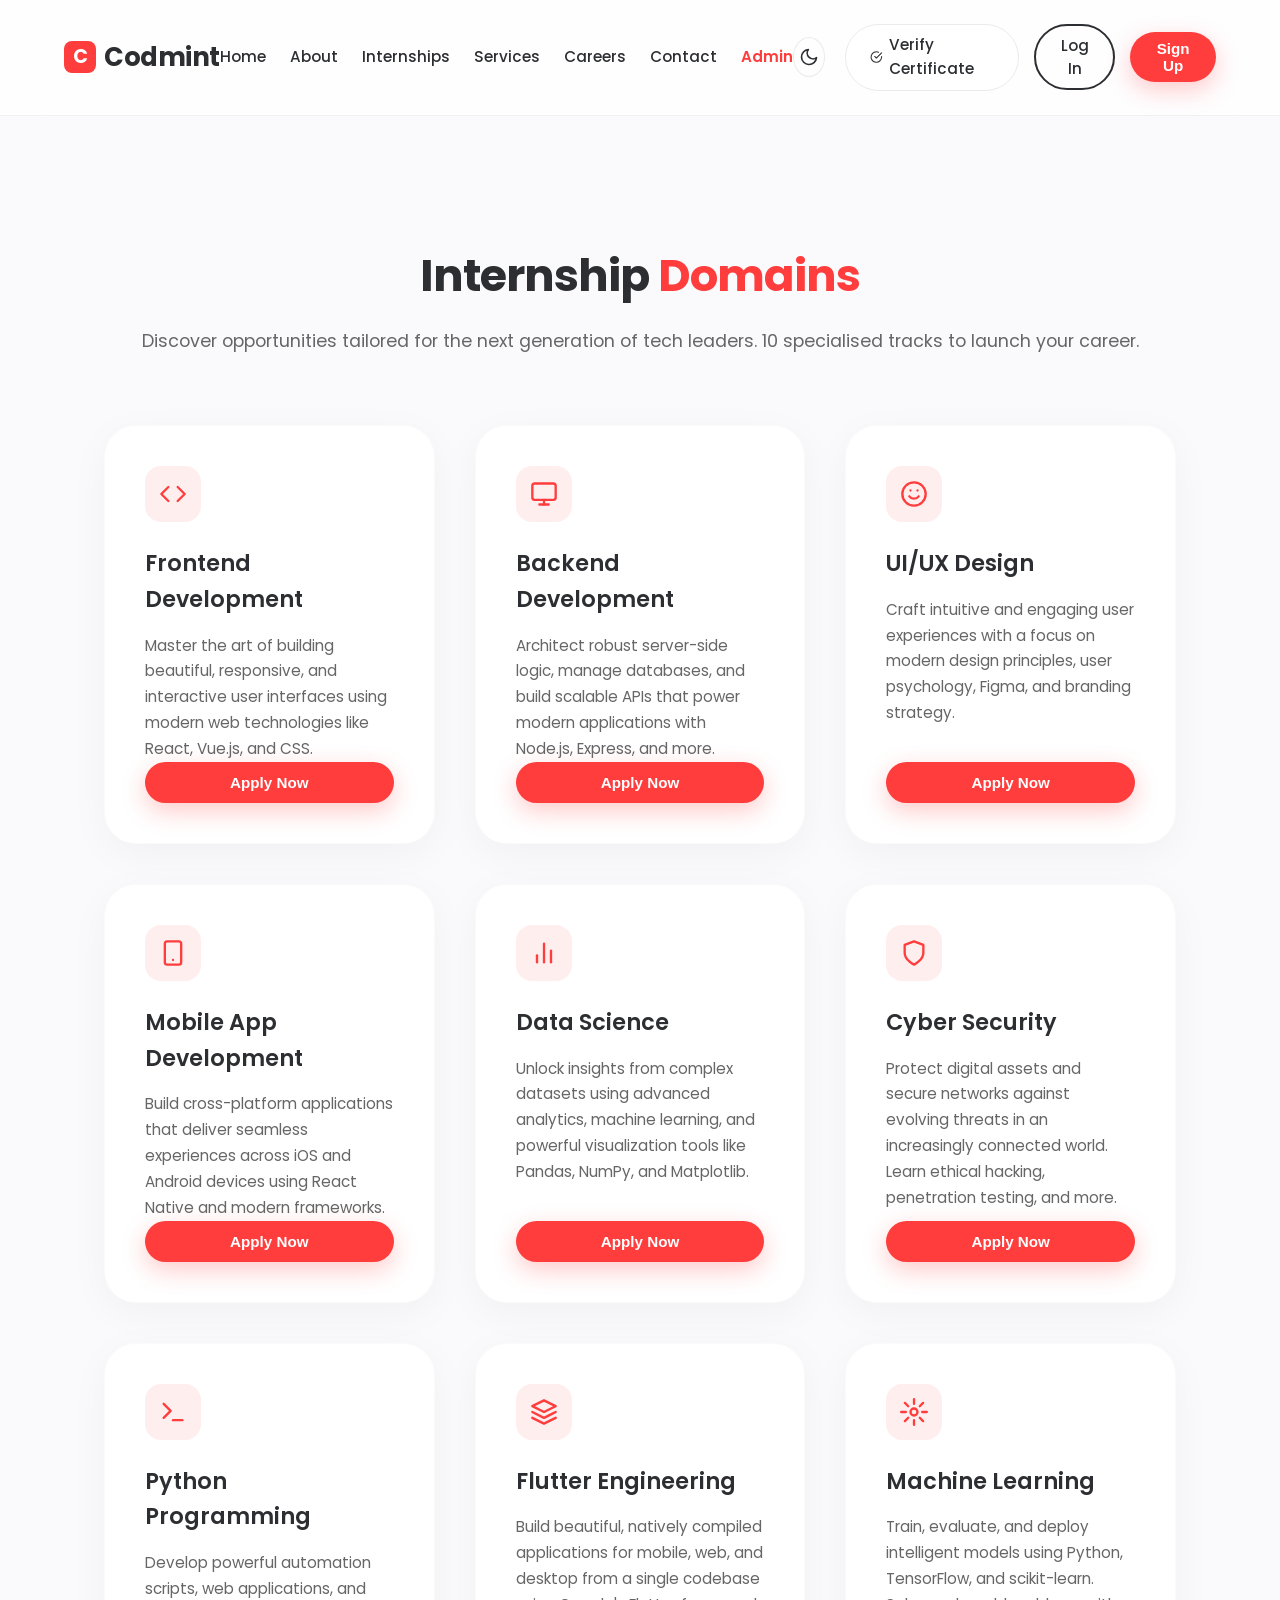
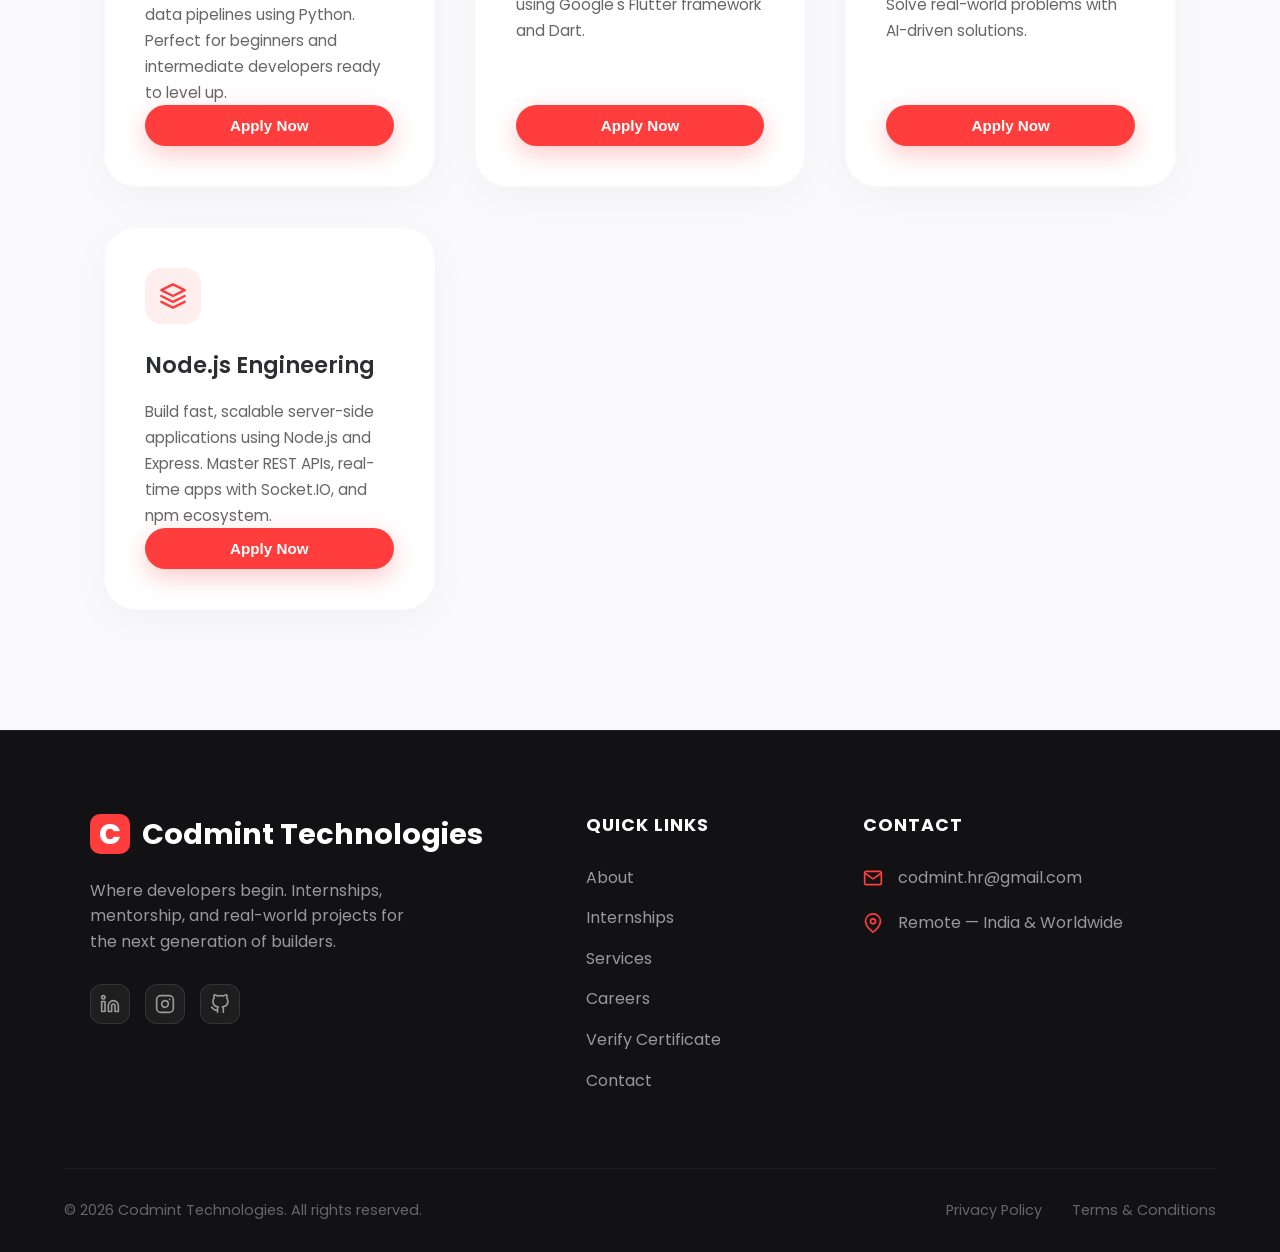
<file: internships.html>
﻿<!DOCTYPE html>
<html lang="en">

<head>
    <meta charset="UTF-8">
    <meta name="viewport" content="width=device-width, initial-scale=1.0">
    <title>Internships | Codmint Technologies</title>
    <meta name="description" content="Explore internship domains at Codmint Technologies — Frontend, Backend, UI/UX, Mobile, Data Science, Cyber Security, Python, and Flutter Engineering.">
    <link href="https://fonts.googleapis.com/css2?family=Poppins:wght@400;500;600;700&display=swap" rel="stylesheet">
    <link rel="stylesheet" href="css/style.css">
</head>

<body>
    <script>
        if (localStorage.getItem('theme') === 'dark') {
            document.body.classList.add('dark-theme');
        }
    </script>

    <!-- Glassmorphism Sticky Navigation -->
    <header id="main-header">
        <a class='logo' href='index.html' style='display: flex; align-items: center; gap: 8px;'>
            <div style="background-color: var(--primary-red); color: white; width: 32px; height: 32px; border-radius: 8px; display: flex; align-items: center; justify-content: center; font-weight: bold; font-size: 1.2rem;">C</div>
            Codmint
        </a>
        <nav class="main-nav">
            <a href='index.html'>Home</a>
            <a href='about.html'>About</a>
            <a href='internships.html'>Internships</a>
            <a href='services.html'>Services</a>
            <a href='careers.html'>Careers</a>
            <a href='contact.html'>Contact</a>
            <a href='admin.html' style='color: var(--primary-red); font-weight: 600;'>Admin</a>
        </nav>
        <div class="header-actions" style="display: flex; align-items: center; gap: 15px;">

            <button id="theme-toggle" class="theme-toggle-btn" aria-label="Toggle Theme" style="background: none; border: none; cursor: pointer; color: var(--dark-grey); display: flex; align-items: center; justify-content: center; width: 40px; height: 40px; border-radius: 50%; border: 1px solid #EAEAEA; transition: var(--transition-smooth); margin-right: 5px;">
                <svg id="theme-toggle-sun" width="20" height="20" viewBox="0 0 24 24" fill="none" stroke="currentColor" stroke-width="2" stroke-linecap="round" stroke-linejoin="round" style="display: none;"><circle cx="12" cy="12" r="5"></circle><line x1="12" y1="1" x2="12" y2="3"></line><line x1="12" y1="21" x2="12" y2="23"></line><line x1="4.22" y1="4.22" x2="5.64" y2="5.64"></line><line x1="18.36" y1="18.36" x2="19.78" y2="19.78"></line><line x1="1" y1="12" x2="3" y2="12"></line><line x1="21" y1="12" x2="23" y2="12"></line><line x1="4.22" y1="19.78" x2="5.64" y2="18.36"></line><line x1="18.36" y1="5.64" x2="19.78" y2="4.22"></line></svg>
                <svg id="theme-toggle-moon" width="20" height="20" viewBox="0 0 24 24" fill="none" stroke="currentColor" stroke-width="2" stroke-linecap="round" stroke-linejoin="round"><path d="M21 12.79A9 9 0 1 1 11.21 3 7 7 0 0 0 21 12.79z"></path></svg>
            </button>
            <a class='nav-btn verify-btn' href='verify.html' style='display: flex; align-items: center; gap: 6px; border: 1px solid #EAEAEA; background: var(--white); text-decoration: none;'>
                <svg width="16" height="16" viewBox="0 0 24 24" fill="none" stroke="currentColor" stroke-width="2" stroke-linecap="round" stroke-linejoin="round"><path d="M22 11.08V12a10 10 0 1 1-5.93-9.14"></path><polyline points="22 4 12 14.01 9 11.01"></polyline></svg>
                <span class="btn-text">Verify Certificate</span>
            </a>
            <button id="login-btn" class="nav-btn" style="padding: 8px 20px; font-size: 0.95rem;">Log In</button>
            <button id="register-btn" class="cta-btn" style="padding: 8px 20px; font-size: 0.95rem;">Sign Up</button>
            <span id="user-display" style="display: none; font-weight: 600; color: var(--primary-red);"></span>
            <button id="logout-btn" class="nav-btn" style="display: none;">Log Out</button>
            <button class="mobile-menu-btn" id="mobile-menu-btn" aria-label="Toggle Menu">
                <svg width="24" height="24" viewBox="0 0 24 24" fill="none" stroke="currentColor" stroke-width="2" stroke-linecap="round" stroke-linejoin="round"><line x1="3" y1="12" x2="21" y2="12"></line><line x1="3" y1="6" x2="21" y2="6"></line><line x1="3" y1="18" x2="21" y2="18"></line></svg>
            </button>
        </div>
    </header>

    <div style="padding-top: 120px; min-height: 70vh;">
        <section id="domains" class="domains-section">
            <div class="section-header fade-in-up">
                <h2>Internship <span class="text-red">Domains</span></h2>
                <p>Discover opportunities tailored for the next generation of tech leaders. 10 specialised tracks to launch your career.</p>
            </div>

            <div class="card-grid">
                <!-- Frontend Development -->
                <div class="card scroll-reveal">
                    <div class="card-icon">
                        <svg width="28" height="28" viewBox="0 0 24 24" fill="none" stroke="currentColor" stroke-width="2" stroke-linecap="round" stroke-linejoin="round"><polyline points="16 18 22 12 16 6"></polyline><polyline points="8 6 2 12 8 18"></polyline></svg>
                    </div>
                    <h3>Frontend Development</h3>
                    <p>Master the art of building beautiful, responsive, and interactive user interfaces using modern web technologies like React, Vue.js, and CSS.</p>
                    <button class="cta-btn apply-btn" data-domain="Frontend Development">Apply Now</button>
                </div>

                <!-- Backend Development -->
                <div class="card scroll-reveal">
                    <div class="card-icon">
                        <svg width="28" height="28" viewBox="0 0 24 24" fill="none" stroke="currentColor" stroke-width="2" stroke-linecap="round" stroke-linejoin="round"><rect x="2" y="3" width="20" height="14" rx="2" ry="2"></rect><line x1="8" y1="21" x2="16" y2="21"></line><line x1="12" y1="17" x2="12" y2="21"></line></svg>
                    </div>
                    <h3>Backend Development</h3>
                    <p>Architect robust server-side logic, manage databases, and build scalable APIs that power modern applications with Node.js, Express, and more.</p>
                    <button class="cta-btn apply-btn" data-domain="Backend Development">Apply Now</button>
                </div>

                <!-- UI/UX Design -->
                <div class="card scroll-reveal">
                    <div class="card-icon">
                        <svg width="28" height="28" viewBox="0 0 24 24" fill="none" stroke="currentColor" stroke-width="2" stroke-linecap="round" stroke-linejoin="round"><circle cx="12" cy="12" r="10"></circle><path d="M8 14s1.5 2 4 2 4-2 4-2"></path><line x1="9" y1="9" x2="9.01" y2="9"></line><line x1="15" y1="9" x2="15.01" y2="9"></line></svg>
                    </div>
                    <h3>UI/UX Design</h3>
                    <p>Craft intuitive and engaging user experiences with a focus on modern design principles, user psychology, Figma, and branding strategy.</p>
                    <button class="cta-btn apply-btn" data-domain="UI/UX Design">Apply Now</button>
                </div>

                <!-- Mobile App Development -->
                <div class="card scroll-reveal">
                    <div class="card-icon">
                        <svg width="28" height="28" viewBox="0 0 24 24" fill="none" stroke="currentColor" stroke-width="2" stroke-linecap="round" stroke-linejoin="round"><rect x="5" y="2" width="14" height="20" rx="2" ry="2"></rect><line x1="12" y1="18" x2="12.01" y2="18"></line></svg>
                    </div>
                    <h3>Mobile App Development</h3>
                    <p>Build cross-platform applications that deliver seamless experiences across iOS and Android devices using React Native and modern frameworks.</p>
                    <button class="cta-btn apply-btn" data-domain="Mobile App Development">Apply Now</button>
                </div>

                <!-- Data Science -->
                <div class="card scroll-reveal">
                    <div class="card-icon">
                        <svg width="28" height="28" viewBox="0 0 24 24" fill="none" stroke="currentColor" stroke-width="2" stroke-linecap="round" stroke-linejoin="round"><line x1="18" y1="20" x2="18" y2="10"></line><line x1="12" y1="20" x2="12" y2="4"></line><line x1="6" y1="20" x2="6" y2="14"></line></svg>
                    </div>
                    <h3>Data Science</h3>
                    <p>Unlock insights from complex datasets using advanced analytics, machine learning, and powerful visualization tools like Pandas, NumPy, and Matplotlib.</p>
                    <button class="cta-btn apply-btn" data-domain="Data Science">Apply Now</button>
                </div>

                <!-- Cyber Security -->
                <div class="card scroll-reveal">
                    <div class="card-icon">
                        <svg width="28" height="28" viewBox="0 0 24 24" fill="none" stroke="currentColor" stroke-width="2" stroke-linecap="round" stroke-linejoin="round"><path d="M12 22s8-4 8-10V5l-8-3-8 3v7c0 6 8 10 8 10z"></path></svg>
                    </div>
                    <h3>Cyber Security</h3>
                    <p>Protect digital assets and secure networks against evolving threats in an increasingly connected world. Learn ethical hacking, penetration testing, and more.</p>
                    <button class="cta-btn apply-btn" data-domain="Cyber Security">Apply Now</button>
                </div>

                <!-- Python Programming -->
                <div class="card scroll-reveal">
                    <div class="card-icon">
                        <svg width="28" height="28" viewBox="0 0 24 24" fill="none" stroke="currentColor" stroke-width="2" stroke-linecap="round" stroke-linejoin="round"><polyline points="4 17 10 11 4 5"></polyline><line x1="12" y1="19" x2="20" y2="19"></line></svg>
                    </div>
                    <h3>Python Programming</h3>
                    <p>Develop powerful automation scripts, web applications, and data pipelines using Python. Perfect for beginners and intermediate developers ready to level up.</p>
                    <button class="cta-btn apply-btn" data-domain="Python">Apply Now</button>
                </div>

                <!-- Flutter Engineering -->
                <div class="card scroll-reveal">
                    <div class="card-icon">
                        <svg width="28" height="28" viewBox="0 0 24 24" fill="none" stroke="currentColor" stroke-width="2" stroke-linecap="round" stroke-linejoin="round"><polygon points="12 2 2 7 12 12 22 7 12 2"></polygon><polyline points="2 17 12 22 22 17"></polyline><polyline points="2 12 12 17 22 12"></polyline></svg>
                    </div>
                    <h3>Flutter Engineering</h3>
                    <p>Build beautiful, natively compiled applications for mobile, web, and desktop from a single codebase using Google's Flutter framework and Dart.</p>
                    <button class="cta-btn apply-btn" data-domain="Flutter Engineering">Apply Now</button>
                </div>

                <!-- Machine Learning -->
                <div class="card scroll-reveal">
                    <div class="card-icon">
                        <svg width="28" height="28" viewBox="0 0 24 24" fill="none" stroke="currentColor" stroke-width="2" stroke-linecap="round" stroke-linejoin="round"><circle cx="12" cy="12" r="3"></circle><path d="M12 1v4M12 19v4M4.22 4.22l2.83 2.83M16.95 16.95l2.83 2.83M1 12h4M19 12h4M4.22 19.78l2.83-2.83M16.95 7.05l2.83-2.83"></path></svg>
                    </div>
                    <h3>Machine Learning</h3>
                    <p>Train, evaluate, and deploy intelligent models using Python, TensorFlow, and scikit-learn. Solve real-world problems with AI-driven solutions.</p>
                    <button class="cta-btn apply-btn" data-domain="Machine Learning">Apply Now</button>
                </div>

                <!-- Node.js Engineering -->
                <div class="card scroll-reveal">
                    <div class="card-icon">
                        <svg width="28" height="28" viewBox="0 0 24 24" fill="none" stroke="currentColor" stroke-width="2" stroke-linecap="round" stroke-linejoin="round"><path d="M12 2L2 7l10 5 10-5-10-5z"></path><path d="M2 17l10 5 10-5"></path><path d="M2 12l10 5 10-5"></path></svg>
                    </div>
                    <h3>Node.js Engineering</h3>
                    <p>Build fast, scalable server-side applications using Node.js and Express. Master REST APIs, real-time apps with Socket.IO, and npm ecosystem.</p>
                    <button class="cta-btn apply-btn" data-domain="Node.js Engineering">Apply Now</button>
                </div>
            </div>
        </section>
    </div>

    <footer id="contact">
        <div class="footer-container">
            <div class="footer-brand">
                <h3><div class="logo-icon">C</div> Codmint Technologies</h3>
                <p>Where developers begin. Internships, mentorship, and real-world projects for the next generation of builders.</p>
                <div class="social-links">
                    <a href="#" class="social-icon" aria-label="LinkedIn">
                        <svg width="20" height="20" viewBox="0 0 24 24" fill="none" stroke="currentColor" stroke-width="2" stroke-linecap="round" stroke-linejoin="round"><path d="M16 8a6 6 0 0 1 6 6v7h-4v-7a2 2 0 0 0-2-2 2 2 0 0 0-2 2v7h-4v-7a6 6 0 0 1 6-6z"></path><rect x="2" y="9" width="4" height="12"></rect><circle cx="4" cy="4" r="2"></circle></svg>
                    </a>
                    <a href="#" class="social-icon" aria-label="Instagram">
                        <svg width="20" height="20" viewBox="0 0 24 24" fill="none" stroke="currentColor" stroke-width="2" stroke-linecap="round" stroke-linejoin="round"><rect x="2" y="2" width="20" height="20" rx="5" ry="5"></rect><path d="M16 11.37A4 4 0 1 1 12.63 8 4 4 0 0 1 16 11.37z"></path><line x1="17.5" y1="6.5" x2="17.51" y2="6.5"></line></svg>
                    </a>
                    <a href="#" class="social-icon" aria-label="GitHub">
                        <svg width="20" height="20" viewBox="0 0 24 24" fill="none" stroke="currentColor" stroke-width="2" stroke-linecap="round" stroke-linejoin="round"><path d="M9 19c-5 1.5-5-2.5-7-3m14 6v-3.87a3.37 3.37 0 0 0-.94-2.61c3.14-.35 6.44-1.54 6.44-7A5.44 5.44 0 0 0 20 4.77 5.07 5.07 0 0 0 19.91 1S18.73.65 16 2.48a13.38 13.38 0 0 0-7 0C6.27.65 5.09 1 5.09 1A5.07 5.07 0 0 0 5 4.77a5.44 5.44 0 0 0-1.5 3.78c0 5.42 3.3 6.61 6.44 7A3.37 3.37 0 0 0 9 18.13V22"></path></svg>
                    </a>
                </div>
            </div>
            <div class="footer-links">
                <h4>Quick Links</h4>
                <ul>
                    <li><a href='about.html'>About</a></li>
                    <li><a href='internships.html'>Internships</a></li>
                    <li><a href='services.html'>Services</a></li>
                    <li><a href='careers.html'>Careers</a></li>
                    <li><a href='verify.html'>Verify Certificate</a></li>
                    <li><a href='contact.html'>Contact</a></li>
                </ul>
            </div>
            <div class="footer-contact">
                <h4>Contact</h4>
                <div class="contact-item">
                    <svg width="20" height="20" viewBox="0 0 24 24" fill="none" stroke="currentColor" stroke-width="2" stroke-linecap="round" stroke-linejoin="round"><path d="M4 4h16c1.1 0 2 .9 2 2v12c0 1.1-.9 2-2 2H4c-1.1 0-2-.9-2-2V6c0-1.1.9-2 2-2z"></path><polyline points="22,6 12,13 2,6"></polyline></svg>
                    <p>codmint.hr@gmail.com</p>
                </div>
                <div class="contact-item">
                    <svg width="20" height="20" viewBox="0 0 24 24" fill="none" stroke="currentColor" stroke-width="2" stroke-linecap="round" stroke-linejoin="round"><path d="M21 10c0 7-9 13-9 13s-9-6-9-13a9 9 0 0 1 18 0z"></path><circle cx="12" cy="10" r="3"></circle></svg>
                    <p>Remote — India &amp; Worldwide</p>
                </div>
            </div>
        </div>
        <div class="footer-bottom">
            <p>&copy; 2026 Codmint Technologies. All rights reserved.</p>
            <div class="footer-legal">
                <a href="#">Privacy Policy</a>
                <a href="#">Terms &amp; Conditions</a>
            </div>
        </div>
    </footer>

    <!-- Professional Login Modal -->
    <div id="login-modal" class="modal">
        <div class="modal-content">
            <span class="close-btn" id="login-close">&times;</span>
            <h2>Welcome Back</h2>
            <p>Log in to access your dashboard</p>
            <form id="login-form" class="login-form" autocomplete="off">
                <div class="input-group">
                    <label for="email">Email Address</label>
                    <input type="email" id="email" placeholder="name@example.com" required autocomplete="off">
                </div>
                <div class="input-group">
                    <label for="password">Password</label>
                    <input type="password" id="password" placeholder="••••••••" required autocomplete="new-password">
                </div>
                <div class="form-options">
                    <label><input type="checkbox" id="remember-me"> Remember me</label>
                    <a href="#" class="forgot-pwd">Forgot Password?</a>
                </div>
                <p id="login-error" style="color: red; font-size: 0.85rem; margin-bottom: 10px; display: none;">Invalid email or password.</p>
                <button type="submit" class="cta-btn login-submit">Log In</button>
            </form>
            <p class="signup-link">Don't have an account? <a href="#" id="switch-to-register">Sign up</a></p>
        </div>
    </div>

    <!-- Professional Register Modal -->
    <div id="register-modal" class="modal">
        <div class="modal-content">
            <span class="close-btn" id="register-close">&times;</span>
            <h2>Create Account</h2>
            <p>Join Codmint Technologies today</p>
            <form id="register-form" class="login-form" autocomplete="off">
                <div class="input-group">
                    <label for="reg-name">Full Name</label>
                    <input type="text" id="reg-name" placeholder="John Doe" required minlength="3" autocomplete="off">
                </div>
                <div class="input-group">
                    <label for="reg-email">Email Address</label>
                    <input type="email" id="reg-email" placeholder="name@example.com" required autocomplete="off">
                </div>
                <div class="input-group">
                    <label for="reg-password">Password</label>
                    <input type="password" id="reg-password" placeholder="••••••••" required minlength="6" autocomplete="new-password">
                </div>
                <div class="input-group">
                    <label for="reg-confirm">Confirm Password</label>
                    <input type="password" id="reg-confirm" placeholder="••••••••" required minlength="6" autocomplete="new-password">
                </div>
                <p id="reg-error" style="color: red; font-size: 0.85rem; margin-bottom: 10px; display: none;">Passwords do not match.</p>
                <button type="submit" class="cta-btn login-submit">Create Account</button>
            </form>
            <p class="signup-link">Already have an account? <a href="#" id="switch-to-login">Log In</a></p>
        </div>
    </div>

    <!-- Professional Apply Modal -->
    <div id="apply-modal" class="modal">
        <div class="modal-content" style="max-height: 90vh; overflow-y: auto;">
            <span class="close-btn" id="apply-close">&times;</span>
            <h2>Apply for Internship</h2>
            <p>Take the first step towards your tech career.</p>
            <form id="apply-form" class="login-form" autocomplete="off">
                <div class="input-group">
                    <label for="apply-domain">Selected Domain</label>
                    <input type="text" id="apply-domain" readonly style="background-color: #f5f5f5; color: #888; cursor: not-allowed;">
                </div>
                <div class="input-group">
                    <label for="apply-name">Full Name</label>
                    <input type="text" id="apply-name" placeholder="John Doe" required autocomplete="off">
                </div>
                <div class="input-group">
                    <label for="apply-email">Email Address</label>
                    <input type="email" id="apply-email" placeholder="name@example.com" required autocomplete="off">
                </div>
                <div class="input-group">
                    <label for="apply-phone">Phone Number</label>
                    <input type="tel" id="apply-phone" placeholder="9876543210" required autocomplete="off"
                        maxlength="10" minlength="10" pattern="[0-9]{10}"
                        oninput="this.value = this.value.replace(/[^0-9]/g, '')">
                </div>
                <p id="apply-phone-error" style="color: red; font-size: 0.85rem; margin-bottom: 10px; display: none;">
                    Please enter a valid 10-digit phone number.</p>
                <div class="input-group">
                    <label for="apply-resume">Resume/CV Link (Google Drive, Dropbox, etc.)</label>
                    <input type="url" id="apply-resume" placeholder="https://..." required autocomplete="off">
                </div>
                <div class="input-group">
                    <label for="apply-cover">Cover Letter (Optional)</label>
                    <textarea id="apply-cover" rows="3" placeholder="Why are you a good fit for this role?"
                        style="width: 100%; padding: 14px 20px; border: 2px solid #EAEAEA; border-radius: 12px; font-family: inherit; font-size: 1rem; resize: vertical; outline: none; transition: var(--transition-smooth);"></textarea>
                </div>
                <button type="submit" class="cta-btn login-submit" style="margin-top: 10px;">Submit Application</button>
            </form>
        </div>
    </div>

    <script src="js/main.js"></script>
</body>

</html>
</file>
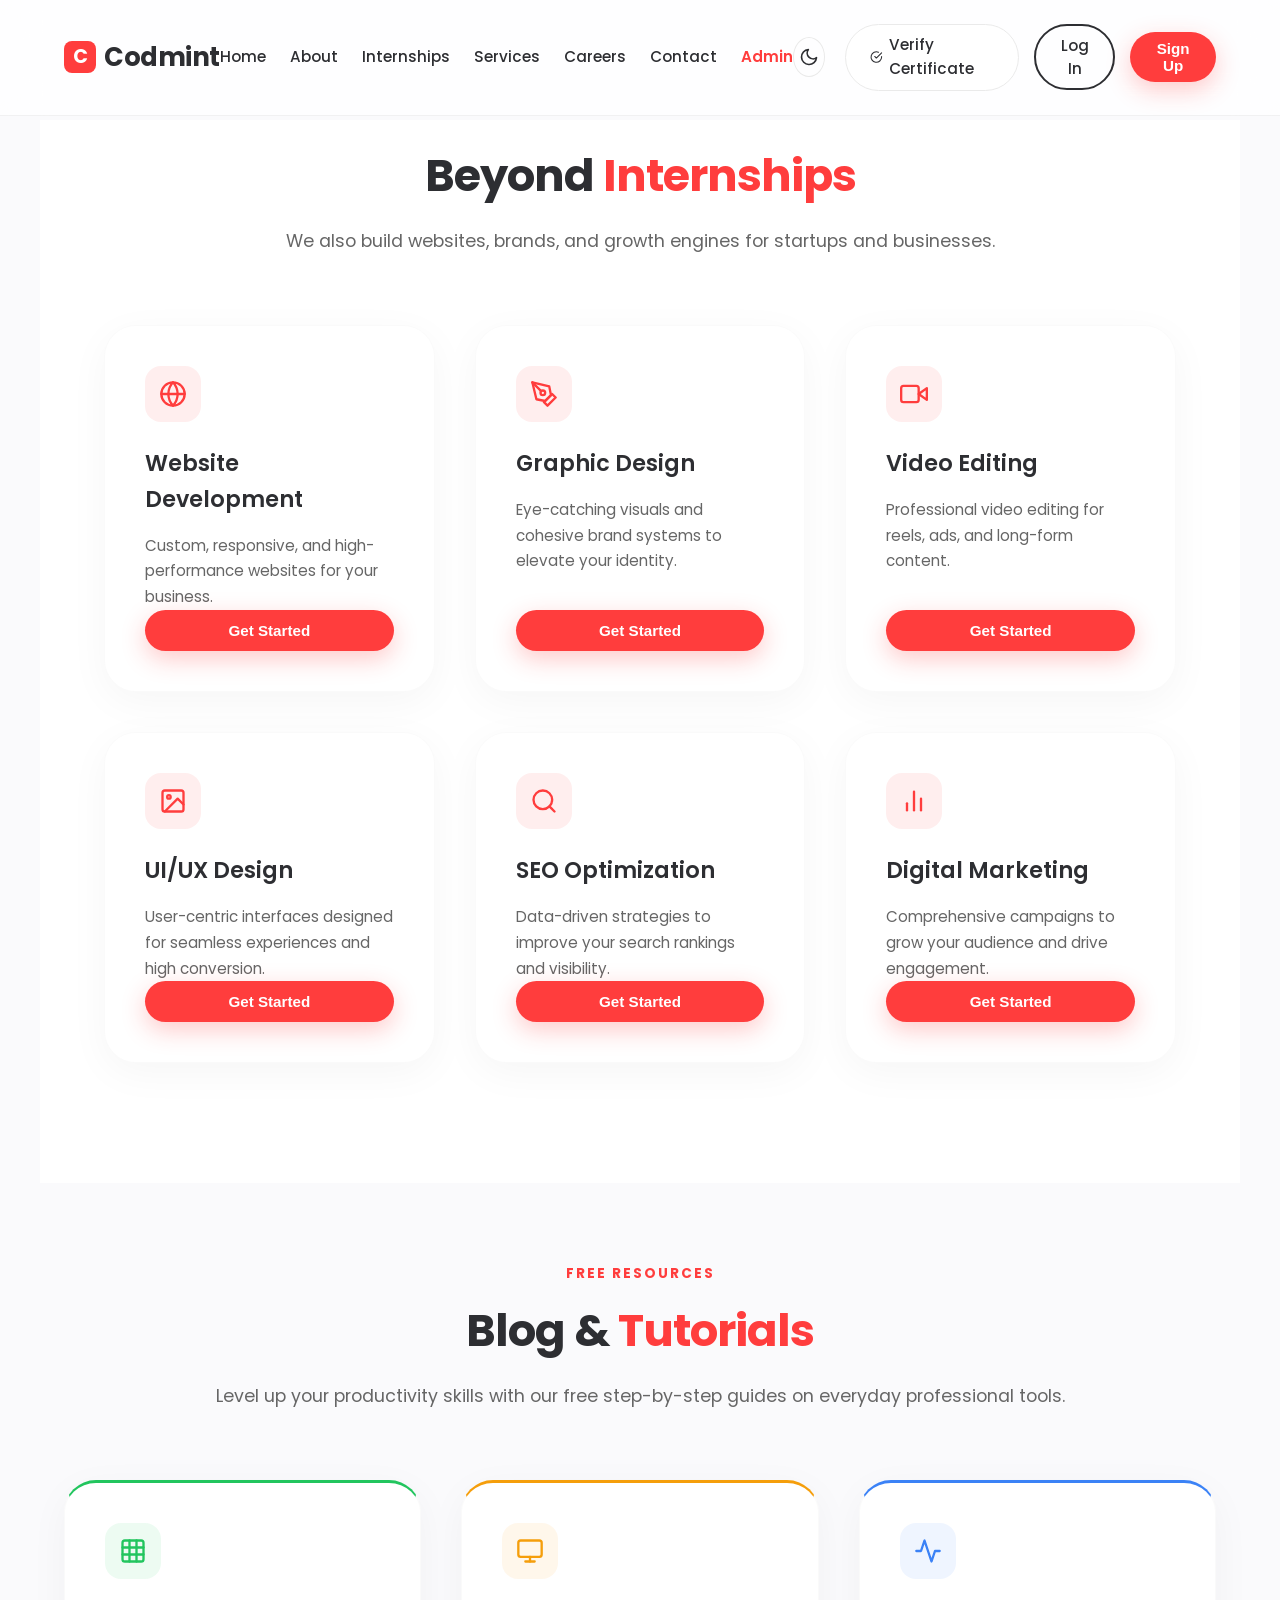
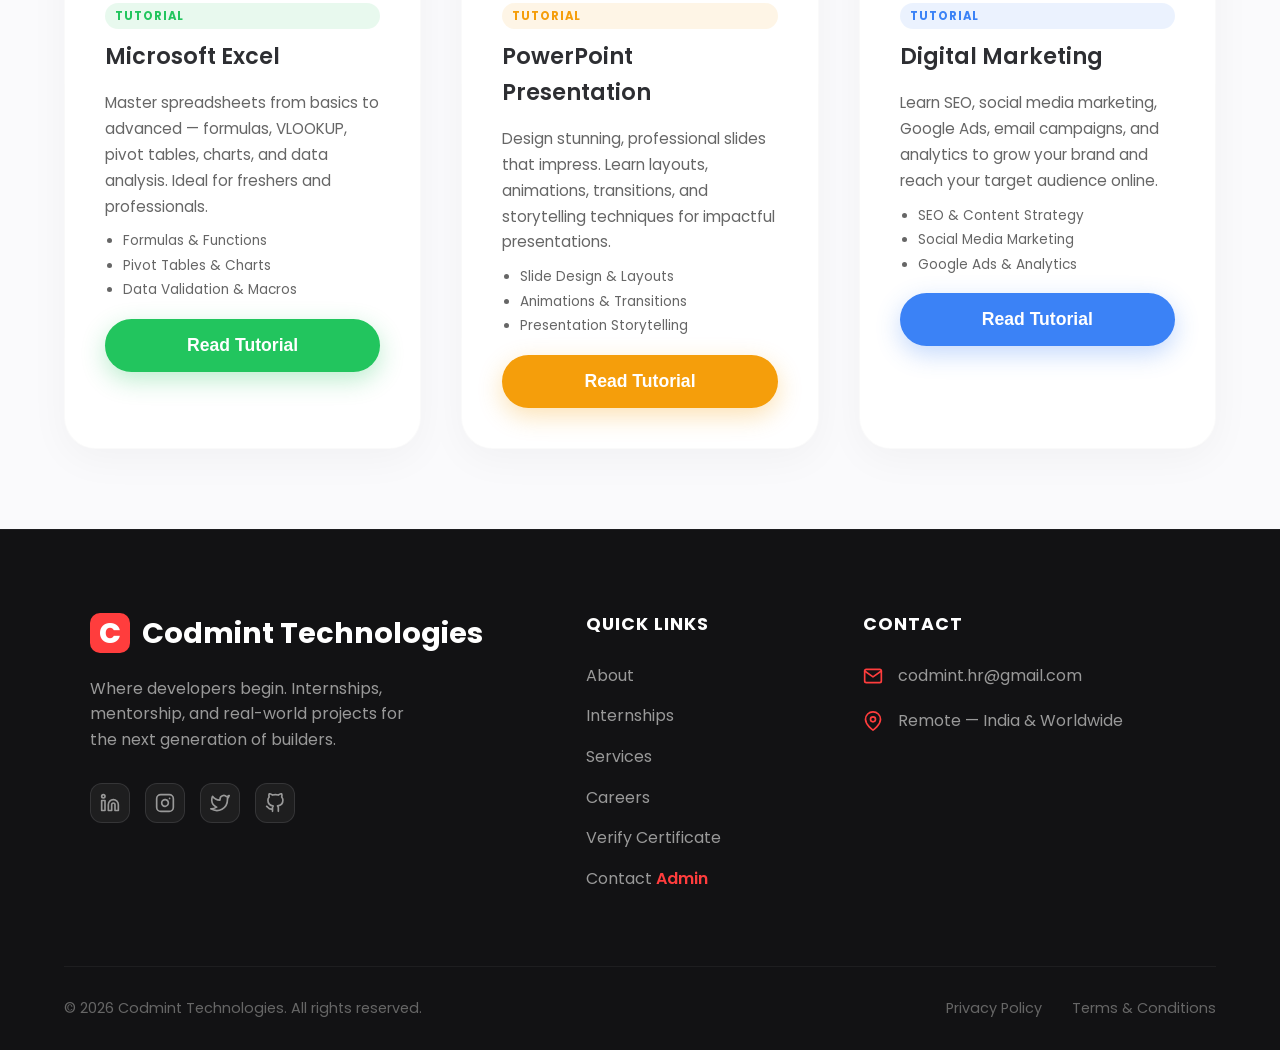
<file: services.html>
﻿<!DOCTYPE html>
<html lang="en">

<head>
    <meta charset="UTF-8">
    <meta name="viewport" content="width=device-width, initial-scale=1.0">
    <title>Services | Codmint Technologies</title>
    <meta name="description" content="Codmint Technologies services — web development, UI/UX, digital marketing, and free tutorials on Excel, PowerPoint, and more.">
    <!-- Modern Typography: Poppins -->
    <link href="https://fonts.googleapis.com/css2?family=Poppins:wght@400;500;600;700&display=swap" rel="stylesheet">
    <link rel="stylesheet" href="css/style.css">
</head>

<body>
    <script>
        if (localStorage.getItem('theme') === 'dark') {
            document.body.classList.add('dark-theme');
        }
    </script>

    <!-- Glassmorphism Sticky Navigation -->
    <header id="main-header">
        <a href="#" class="logo" style="display: flex; align-items: center; gap: 8px;">
            <div style="background-color: var(--primary-red); color: white; width: 32px; height: 32px; border-radius: 8px; display: flex; align-items: center; justify-content: center; font-weight: bold; font-size: 1.2rem;">C</div>
            Codmint
        </a>
        <nav class="main-nav">
            <a href='index.html'>Home</a>
            <a href='about.html'>About</a>
            <a href='internships.html'>Internships</a>
            <a href='services.html'>Services</a>
            <a href='careers.html'>Careers</a>
            <a href='contact.html'>Contact</a>
            <a href='admin.html' style='color: var(--primary-red); font-weight: 600;'>Admin</a>
        </nav>
        <div class="header-actions" style="display: flex; align-items: center; gap: 15px;">

            <button id="theme-toggle" class="theme-toggle-btn" aria-label="Toggle Theme" style="background: none; border: none; cursor: pointer; color: var(--dark-grey); display: flex; align-items: center; justify-content: center; width: 40px; height: 40px; border-radius: 50%; border: 1px solid #EAEAEA; transition: var(--transition-smooth); margin-right: 5px;">
                <svg id="theme-toggle-sun" width="20" height="20" viewBox="0 0 24 24" fill="none" stroke="currentColor" stroke-width="2" stroke-linecap="round" stroke-linejoin="round" style="display: none;"><circle cx="12" cy="12" r="5"></circle><line x1="12" y1="1" x2="12" y2="3"></line><line x1="12" y1="21" x2="12" y2="23"></line><line x1="4.22" y1="4.22" x2="5.64" y2="5.64"></line><line x1="18.36" y1="18.36" x2="19.78" y2="19.78"></line><line x1="1" y1="12" x2="3" y2="12"></line><line x1="21" y1="12" x2="23" y2="12"></line><line x1="4.22" y1="19.78" x2="5.64" y2="18.36"></line><line x1="18.36" y1="5.64" x2="19.78" y2="4.22"></line></svg>
                <svg id="theme-toggle-moon" width="20" height="20" viewBox="0 0 24 24" fill="none" stroke="currentColor" stroke-width="2" stroke-linecap="round" stroke-linejoin="round"><path d="M21 12.79A9 9 0 1 1 11.21 3 7 7 0 0 0 21 12.79z"></path></svg>
            </button>
            <a class='nav-btn verify-btn' href='verify.html' style='display: flex; align-items: center; gap: 6px; border: 1px solid #EAEAEA; background: var(--white); text-decoration: none;'>
                <svg width="16" height="16" viewBox="0 0 24 24" fill="none" stroke="currentColor" stroke-width="2" stroke-linecap="round" stroke-linejoin="round"><path d="M22 11.08V12a10 10 0 1 1-5.93-9.14"></path><polyline points="22 4 12 14.01 9 11.01"></polyline></svg>
                <span class="btn-text">Verify Certificate</span>
            </a>
            <button id="login-btn" class="nav-btn" style="padding: 8px 20px; font-size: 0.95rem;">Log In</button>
            <button id="register-btn" class="cta-btn" style="padding: 8px 20px; font-size: 0.95rem;">Sign Up</button>
            <span id="user-display" style="display: none; font-weight: 600; color: var(--primary-red);"></span>
            <button id="logout-btn" class="nav-btn" style="display: none;">Log Out</button>
            <button class="mobile-menu-btn" id="mobile-menu-btn" aria-label="Toggle Menu">
                <svg width="24" height="24" viewBox="0 0 24 24" fill="none" stroke="currentColor" stroke-width="2" stroke-linecap="round" stroke-linejoin="round"><line x1="3" y1="12" x2="21" y2="12"></line><line x1="3" y1="6" x2="21" y2="6"></line><line x1="3" y1="18" x2="21" y2="18"></line></svg>
            </button>
        </div>
    </header>

    
    <div style="padding-top: 120px; min-height: 70vh;">
        <section id="services" class="domains-section" style="background-color: var(--white); padding-top: 20px;">
        <div class="section-header fade-in-up">
            <h2>Beyond <span class="text-red">Internships</span></h2>
            <p>We also build websites, brands, and growth engines for startups and businesses.</p>
        </div>

        <div class="card-grid">
            <div class="card scroll-reveal">
                <div class="card-icon">
                    <svg width="28" height="28" viewBox="0 0 24 24" fill="none" stroke="currentColor" stroke-width="2" stroke-linecap="round" stroke-linejoin="round"><circle cx="12" cy="12" r="10"></circle><line x1="2" y1="12" x2="22" y2="12"></line><path d="M12 2a15.3 15.3 0 0 1 4 10 15.3 15.3 0 0 1-4 10 15.3 15.3 0 0 1-4-10 15.3 15.3 0 0 1 4-10z"></path></svg>
                </div>
                <h3>Website Development</h3>
                <p>Custom, responsive, and high-performance websites for your business.</p>
                <button class="cta-btn apply-btn" data-domain="Website Development">Get Started</button>
            </div>
            <div class="card scroll-reveal">
                <div class="card-icon">
                    <svg width="28" height="28" viewBox="0 0 24 24" fill="none" stroke="currentColor" stroke-width="2" stroke-linecap="round" stroke-linejoin="round"><path d="M12 19l7-7 3 3-7 7-3-3z"></path><path d="M18 13l-1.5-7.5L2 2l3.5 14.5L13 18l5-5z"></path><path d="M2 2l7.586 7.586"></path><circle cx="11" cy="11" r="2"></circle></svg>
                </div>
                <h3>Graphic Design</h3>
                <p>Eye-catching visuals and cohesive brand systems to elevate your identity.</p>
                <button class="cta-btn apply-btn" data-domain="Graphic Design">Get Started</button>
            </div>
            <div class="card scroll-reveal">
                <div class="card-icon">
                    <svg width="28" height="28" viewBox="0 0 24 24" fill="none" stroke="currentColor" stroke-width="2" stroke-linecap="round" stroke-linejoin="round"><polygon points="23 7 16 12 23 17 23 7"></polygon><rect x="1" y="5" width="15" height="14" rx="2" ry="2"></rect></svg>
                </div>
                <h3>Video Editing</h3>
                <p>Professional video editing for reels, ads, and long-form content.</p>
                <button class="cta-btn apply-btn" data-domain="Video Editing">Get Started</button>
            </div>
            <div class="card scroll-reveal">
                <div class="card-icon">
                    <svg width="28" height="28" viewBox="0 0 24 24" fill="none" stroke="currentColor" stroke-width="2" stroke-linecap="round" stroke-linejoin="round"><rect x="3" y="3" width="18" height="18" rx="2"></rect><circle cx="8.5" cy="8.5" r="1.5"></circle><polyline points="21 15 16 10 5 21"></polyline></svg>
                </div>
                <h3>UI/UX Design</h3>
                <p>User-centric interfaces designed for seamless experiences and high conversion.</p>
                <button class="cta-btn apply-btn" data-domain="UI/UX Design">Get Started</button>
            </div>
            <div class="card scroll-reveal">
                <div class="card-icon">
                    <svg width="28" height="28" viewBox="0 0 24 24" fill="none" stroke="currentColor" stroke-width="2" stroke-linecap="round" stroke-linejoin="round"><circle cx="11" cy="11" r="8"></circle><line x1="21" y1="21" x2="16.65" y2="16.65"></line></svg>
                </div>
                <h3>SEO Optimization</h3>
                <p>Data-driven strategies to improve your search rankings and visibility.</p>
                <button class="cta-btn apply-btn" data-domain="SEO Optimization">Get Started</button>
            </div>
            <div class="card scroll-reveal">
                <div class="card-icon">
                    <svg width="28" height="28" viewBox="0 0 24 24" fill="none" stroke="currentColor" stroke-width="2" stroke-linecap="round" stroke-linejoin="round"><line x1="18" y1="20" x2="18" y2="10"></line><line x1="12" y1="20" x2="12" y2="4"></line><line x1="6" y1="20" x2="6" y2="14"></line></svg>
                </div>
                <h3>Digital Marketing</h3>
                <p>Comprehensive campaigns to grow your audience and drive engagement.</p>
                <button class="cta-btn apply-btn" data-domain="Digital Marketing">Get Started</button>
            </div>
        </div>
    </section>

    <!-- ── Blog / Tutorials Section ── -->
    <section style="background: var(--bg-light); padding: 80px 5%;">
        <div class="section-header scroll-reveal">
            <p style="color:var(--primary-red);font-weight:700;letter-spacing:2px;font-size:0.85rem;text-transform:uppercase;margin-bottom:10px;">Free Resources</p>
            <h2>Blog &amp; <span class="text-red">Tutorials</span></h2>
            <p>Level up your productivity skills with our free step-by-step guides on everyday professional tools.</p>
        </div>
        <div class="card-grid">

            <!-- Microsoft Excel -->
            <div class="card scroll-reveal" style="border-top: 3px solid #22c55e;">
                <div class="card-icon" style="background: rgba(34,197,94,0.08); color: #22c55e;">
                    <svg width="28" height="28" viewBox="0 0 24 24" fill="none" stroke="#22c55e" stroke-width="2" stroke-linecap="round" stroke-linejoin="round"><rect x="3" y="3" width="18" height="18" rx="2"></rect><line x1="3" y1="9" x2="21" y2="9"></line><line x1="3" y1="15" x2="21" y2="15"></line><line x1="9" y1="3" x2="9" y2="21"></line><line x1="15" y1="3" x2="15" y2="21"></line></svg>
                </div>
                <div style="display:inline-block;background:rgba(34,197,94,0.1);color:#22c55e;font-size:0.72rem;font-weight:700;padding:4px 10px;border-radius:20px;margin-bottom:10px;letter-spacing:1px;">TUTORIAL</div>
                <h3>Microsoft Excel</h3>
                <p>Master spreadsheets from basics to advanced — formulas, VLOOKUP, pivot tables, charts, and data analysis. Ideal for freshers and professionals.</p>
                <ul style="font-size:0.85rem;color:#666;padding-left:18px;margin:10px 0 16px;line-height:1.8;">
                    <li>Formulas &amp; Functions</li>
                    <li>Pivot Tables &amp; Charts</li>
                    <li>Data Validation &amp; Macros</li>
                </ul>
                <button class="cta-btn" style="background:#22c55e;box-shadow:0 8px 25px rgba(34,197,94,0.3);">Read Tutorial</button>
            </div>

            <!-- PowerPoint Presentation -->
            <div class="card scroll-reveal" style="border-top: 3px solid #f59e0b;">
                <div class="card-icon" style="background: rgba(245,158,11,0.08); color: #f59e0b;">
                    <svg width="28" height="28" viewBox="0 0 24 24" fill="none" stroke="#f59e0b" stroke-width="2" stroke-linecap="round" stroke-linejoin="round"><rect x="2" y="3" width="20" height="14" rx="2" ry="2"></rect><line x1="8" y1="21" x2="16" y2="21"></line><line x1="12" y1="17" x2="12" y2="21"></line></svg>
                </div>
                <div style="display:inline-block;background:rgba(245,158,11,0.1);color:#f59e0b;font-size:0.72rem;font-weight:700;padding:4px 10px;border-radius:20px;margin-bottom:10px;letter-spacing:1px;">TUTORIAL</div>
                <h3>PowerPoint Presentation</h3>
                <p>Design stunning, professional slides that impress. Learn layouts, animations, transitions, and storytelling techniques for impactful presentations.</p>
                <ul style="font-size:0.85rem;color:#666;padding-left:18px;margin:10px 0 16px;line-height:1.8;">
                    <li>Slide Design &amp; Layouts</li>
                    <li>Animations &amp; Transitions</li>
                    <li>Presentation Storytelling</li>
                </ul>
                <button class="cta-btn" style="background:#f59e0b;box-shadow:0 8px 25px rgba(245,158,11,0.3);">Read Tutorial</button>
            </div>

            <!-- Digital Marketing -->
            <div class="card scroll-reveal" style="border-top: 3px solid #3b82f6;">
                <div class="card-icon" style="background: rgba(59,130,246,0.08); color: #3b82f6;">
                    <svg width="28" height="28" viewBox="0 0 24 24" fill="none" stroke="#3b82f6" stroke-width="2" stroke-linecap="round" stroke-linejoin="round"><path d="M22 12h-4l-3 9L9 3l-3 9H2"></path></svg>
                </div>
                <div style="display:inline-block;background:rgba(59,130,246,0.1);color:#3b82f6;font-size:0.72rem;font-weight:700;padding:4px 10px;border-radius:20px;margin-bottom:10px;letter-spacing:1px;">TUTORIAL</div>
                <h3>Digital Marketing</h3>
                <p>Learn SEO, social media marketing, Google Ads, email campaigns, and analytics to grow your brand and reach your target audience online.</p>
                <ul style="font-size:0.85rem;color:#666;padding-left:18px;margin:10px 0 16px;line-height:1.8;">
                    <li>SEO &amp; Content Strategy</li>
                    <li>Social Media Marketing</li>
                    <li>Google Ads &amp; Analytics</li>
                </ul>
                <button class="cta-btn" style="background:#3b82f6;box-shadow:0 8px 25px rgba(59,130,246,0.3);">Read Tutorial</button>
            </div>

        </div>
    </section>
    </div>
    <footer id="contact">
        <div class="footer-container">
            <div class="footer-brand">
                <h3><div class="logo-icon">C</div> Codmint Technologies</h3>
                <p>Where developers begin. Internships, mentorship, and real-world projects for the next generation of builders.</p>
                <div class="social-links">
                    <a href="#" class="social-icon" aria-label="LinkedIn">
                        <svg width="20" height="20" viewBox="0 0 24 24" fill="none" stroke="currentColor" stroke-width="2" stroke-linecap="round" stroke-linejoin="round"><path d="M16 8a6 6 0 0 1 6 6v7h-4v-7a2 2 0 0 0-2-2 2 2 0 0 0-2 2v7h-4v-7a6 6 0 0 1 6-6z"></path><rect x="2" y="9" width="4" height="12"></rect><circle cx="4" cy="4" r="2"></circle></svg>
                    </a>
                    <a href="#" class="social-icon" aria-label="Instagram">
                        <svg width="20" height="20" viewBox="0 0 24 24" fill="none" stroke="currentColor" stroke-width="2" stroke-linecap="round" stroke-linejoin="round"><rect x="2" y="2" width="20" height="20" rx="5" ry="5"></rect><path d="M16 11.37A4 4 0 1 1 12.63 8 4 4 0 0 1 16 11.37z"></path><line x1="17.5" y1="6.5" x2="17.51" y2="6.5"></line></svg>
                    </a>
                    <a href="#" class="social-icon" aria-label="Twitter">
                        <svg width="20" height="20" viewBox="0 0 24 24" fill="none" stroke="currentColor" stroke-width="2" stroke-linecap="round" stroke-linejoin="round"><path d="M23 3a10.9 10.9 0 0 1-3.14 1.53 4.48 4.48 0 0 0-7.86 3v1A10.66 10.66 0 0 1 3 4s-4 9 5 13a11.64 11.64 0 0 1-7 2c9 5 20 0 20-11.5a4.5 4.5 0 0 0-.08-.83A7.72 7.72 0 0 0 23 3z"></path></svg>
                    </a>
                    <a href="#" class="social-icon" aria-label="GitHub">
                        <svg width="20" height="20" viewBox="0 0 24 24" fill="none" stroke="currentColor" stroke-width="2" stroke-linecap="round" stroke-linejoin="round"><path d="M9 19c-5 1.5-5-2.5-7-3m14 6v-3.87a3.37 3.37 0 0 0-.94-2.61c3.14-.35 6.44-1.54 6.44-7A5.44 5.44 0 0 0 20 4.77 5.07 5.07 0 0 0 19.91 1S18.73.65 16 2.48a13.38 13.38 0 0 0-7 0C6.27.65 5.09 1 5.09 1A5.07 5.07 0 0 0 5 4.77a5.44 5.44 0 0 0-1.5 3.78c0 5.42 3.3 6.61 6.44 7A3.37 3.37 0 0 0 9 18.13V22"></path></svg>
                    </a>
                </div>
            </div>
            <div class="footer-links">
                <h4>Quick Links</h4>
                <ul>
                    <li><a href='about.html'>About</a></li>
                    <li><a href='internships.html'>Internships</a></li>
                    <li><a href='services.html'>Services</a></li>
                    <li><a href='careers.html'>Careers</a></li>
                    <li><a href='verify.html'>Verify Certificate</a></li>
                    <li><a href='contact.html'>Contact</a>
            <a href='admin.html' style='color: var(--primary-red); font-weight: 600;'>Admin</a></li>
                </ul>
            </div>
            <div class="footer-contact">
                <h4>Contact</h4>
                <div class="contact-item">
                    <svg width="20" height="20" viewBox="0 0 24 24" fill="none" stroke="currentColor" stroke-width="2" stroke-linecap="round" stroke-linejoin="round"><path d="M4 4h16c1.1 0 2 .9 2 2v12c0 1.1-.9 2-2 2H4c-1.1 0-2-.9-2-2V6c0-1.1.9-2 2-2z"></path><polyline points="22,6 12,13 2,6"></polyline></svg>
                    <p>codmint.hr@gmail.com</p>
                </div>
                <div class="contact-item">
                    <svg width="20" height="20" viewBox="0 0 24 24" fill="none" stroke="currentColor" stroke-width="2" stroke-linecap="round" stroke-linejoin="round"><path d="M21 10c0 7-9 13-9 13s-9-6-9-13a9 9 0 0 1 18 0z"></path><circle cx="12" cy="10" r="3"></circle></svg>
                    <p>Remote — India & Worldwide</p>
                </div>
            </div>
        </div>
        <div class="footer-bottom">
            <p>&copy; 2026 Codmint Technologies. All rights reserved.</p>
            <div class="footer-legal">
                <a href="#">Privacy Policy</a>
                <a href="#">Terms & Conditions</a>
            </div>
        </div>
    </footer>

    <!-- Professional Login Modal -->
    <div id="login-modal" class="modal">
        <div class="modal-content">
            <span class="close-btn" id="login-close">&times;</span>
            <h2>Welcome Back</h2>
            <p>Log in to access your dashboard</p>
            <form id="login-form" class="login-form" autocomplete="off">
                <div class="input-group">
                    <label for="email">Email Address</label>
                    <input type="email" id="email" placeholder="name@example.com" required autocomplete="off">
                </div>
                <div class="input-group">
                    <label for="password">Password</label>
                    <input type="password" id="password" placeholder="••••••••" required autocomplete="new-password">
                </div>
                <div class="form-options">
                    <label><input type="checkbox" id="remember-me"> Remember me</label>
                    <a href="#" class="forgot-pwd">Forgot Password?</a>
                </div>
                <button type="submit" class="cta-btn login-submit">Log In</button>
            </form>
            <p class="signup-link">Don't have an account? <a href="#" id="switch-to-register">Sign up</a></p>
        </div>
    </div>

    <!-- Professional Register Modal -->
    <div id="register-modal" class="modal">
        <div class="modal-content">
            <span class="close-btn" id="register-close">&times;</span>
            <h2>Create Account</h2>
            <p>Join Codmint Technologies today</p>
            <form id="register-form" class="login-form" autocomplete="off">
                <div class="input-group">
                    <label for="reg-name">Full Name</label>
                    <input type="text" id="reg-name" placeholder="John Doe" required minlength="3" autocomplete="off">
                </div>
                <div class="input-group">
                    <label for="reg-email">Email Address</label>
                    <input type="email" id="reg-email" placeholder="name@example.com" required autocomplete="off">
                </div>
                <div class="input-group">
                    <label for="reg-password">Password</label>
                    <input type="password" id="reg-password" placeholder="••••••••" required minlength="6"
                        autocomplete="new-password">
                </div>
                <div class="input-group">
                    <label for="reg-confirm">Confirm Password</label>
                    <input type="password" id="reg-confirm" placeholder="••••••••" required minlength="6"
                        autocomplete="new-password">
                </div>
                <p id="reg-error" style="color: red; font-size: 0.85rem; margin-bottom: 10px; display: none;">Passwords
                    do not match.</p>
                <button type="submit" class="cta-btn login-submit">Create Account</button>
            </form>
            <p class="signup-link">Already have an account? <a href="#" id="switch-to-login">Log In</a></p>
        </div>
    </div>

    <!-- Professional Apply Modal -->
    <div id="apply-modal" class="modal">
        <div class="modal-content" style="max-height: 90vh; overflow-y: auto;">
            <span class="close-btn" id="apply-close">&times;</span>
            <h2>Apply for Internship</h2>
            <p>Take the first step towards your tech career.</p>
            <form id="apply-form" class="login-form" autocomplete="off">
                <div class="input-group">
                    <label for="apply-domain">Selected Domain</label>
                    <input type="text" id="apply-domain" readonly
                        style="background-color: #f5f5f5; color: #888; cursor: not-allowed;">
                </div>
                <div class="input-group">
                    <label for="apply-name">Full Name</label>
                    <input type="text" id="apply-name" placeholder="John Doe" required autocomplete="off">
                </div>
                <div class="input-group">
                    <label for="apply-email">Email Address</label>
                    <input type="email" id="apply-email" placeholder="name@example.com" required autocomplete="off">
                </div>
                <div class="input-group">
                    <label for="apply-phone">Phone Number</label>
                    <input type="tel" id="apply-phone" placeholder="9876543210" required autocomplete="off"
                        maxlength="10" minlength="10" pattern="[0-9]{10}"
                        oninput="this.value = this.value.replace(/[^0-9]/g, '')">
                </div>
                <p id="apply-phone-error" style="color: red; font-size: 0.85rem; margin-bottom: 10px; display: none;">
                    Please enter a valid 10-digit phone number.</p>
                <div class="input-group">
                    <label for="apply-resume">Resume/CV Link (Google Drive, Dropbox, etc.)</label>
                    <input type="url" id="apply-resume" placeholder="https://..." required autocomplete="off">
                </div>
                <div class="input-group">
                    <label for="apply-cover">Cover Letter (Optional)</label>
                    <textarea id="apply-cover" rows="3" placeholder="Why are you a good fit for this role?"
                        style="width: 100%; padding: 14px 20px; border: 2px solid #EAEAEA; border-radius: 12px; font-family: inherit; font-size: 1rem; resize: vertical; outline: none; transition: var(--transition-smooth);"></textarea>
                </div>
                <button type="submit" class="cta-btn login-submit" style="margin-top: 10px;">Submit Application</button>
            </form>
        </div>
    </div>

    <script src="js/main.js"></script>
</body>

</html>
</file>
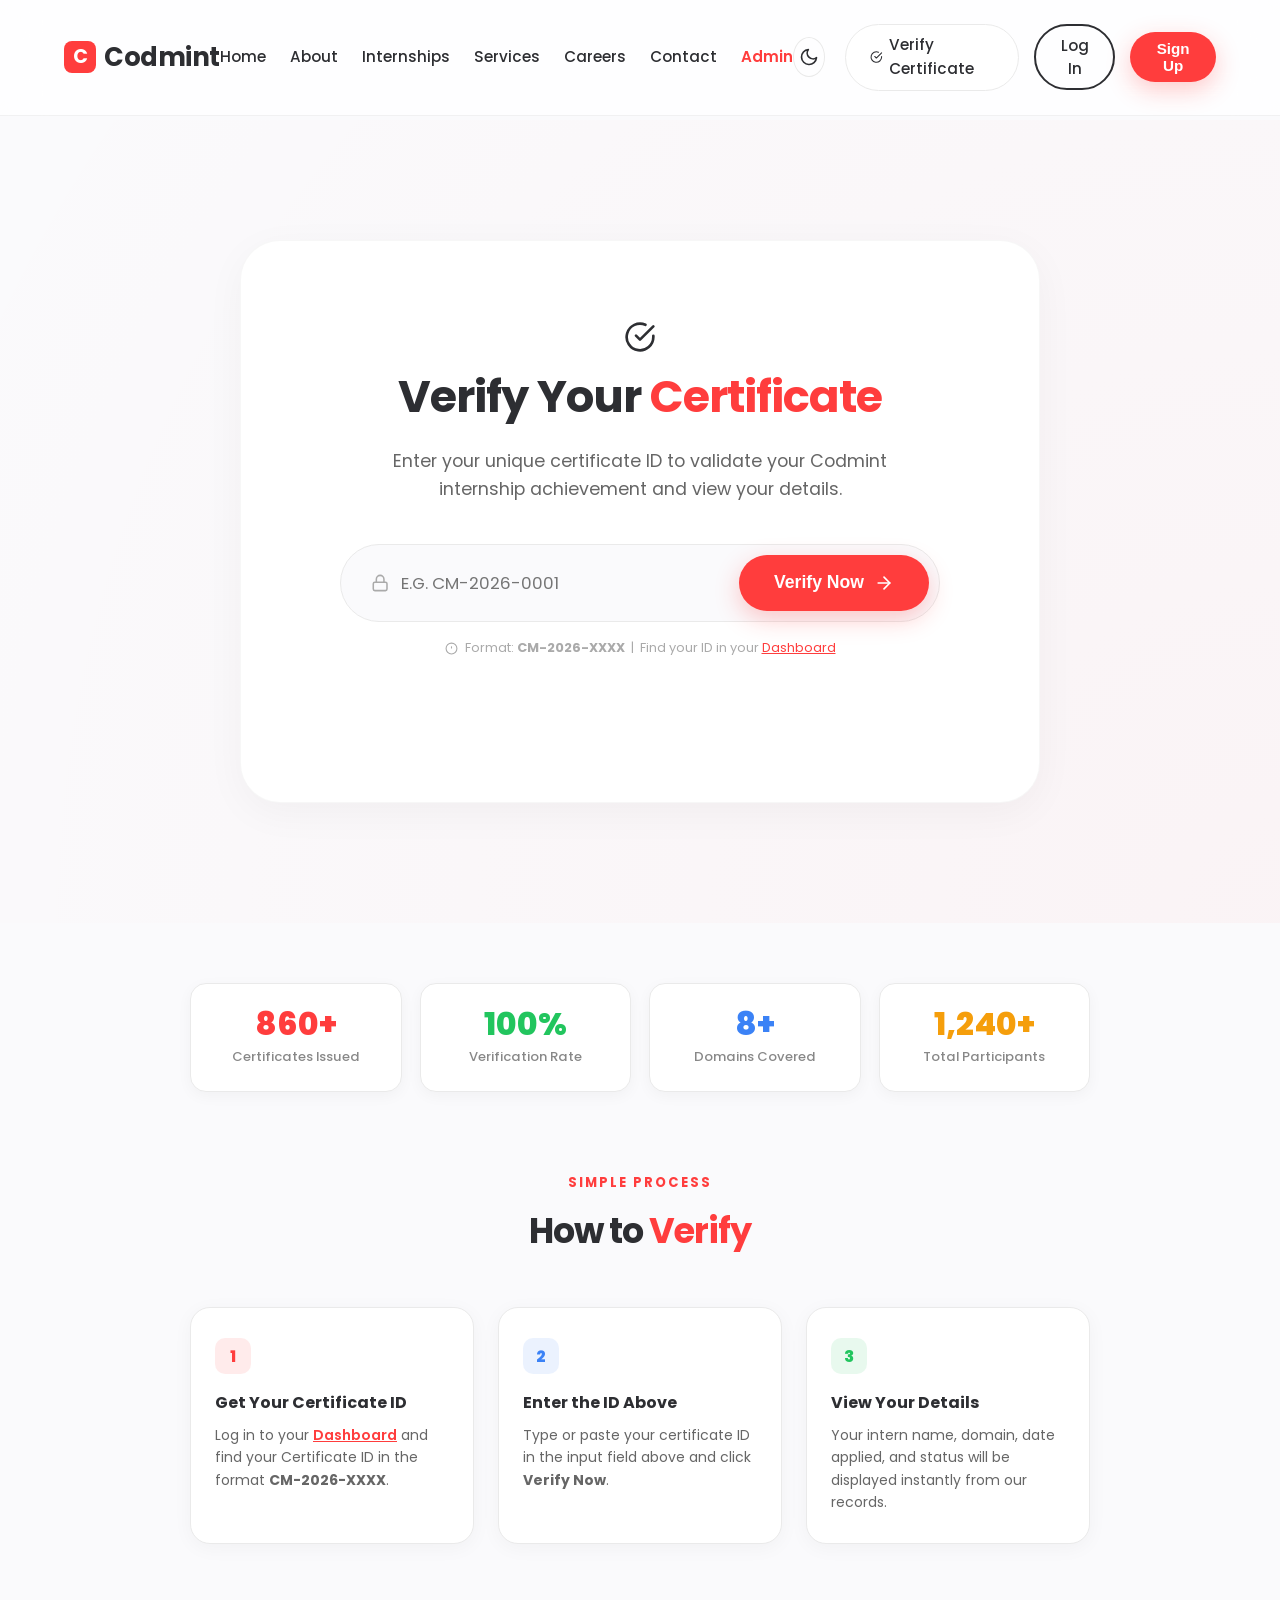
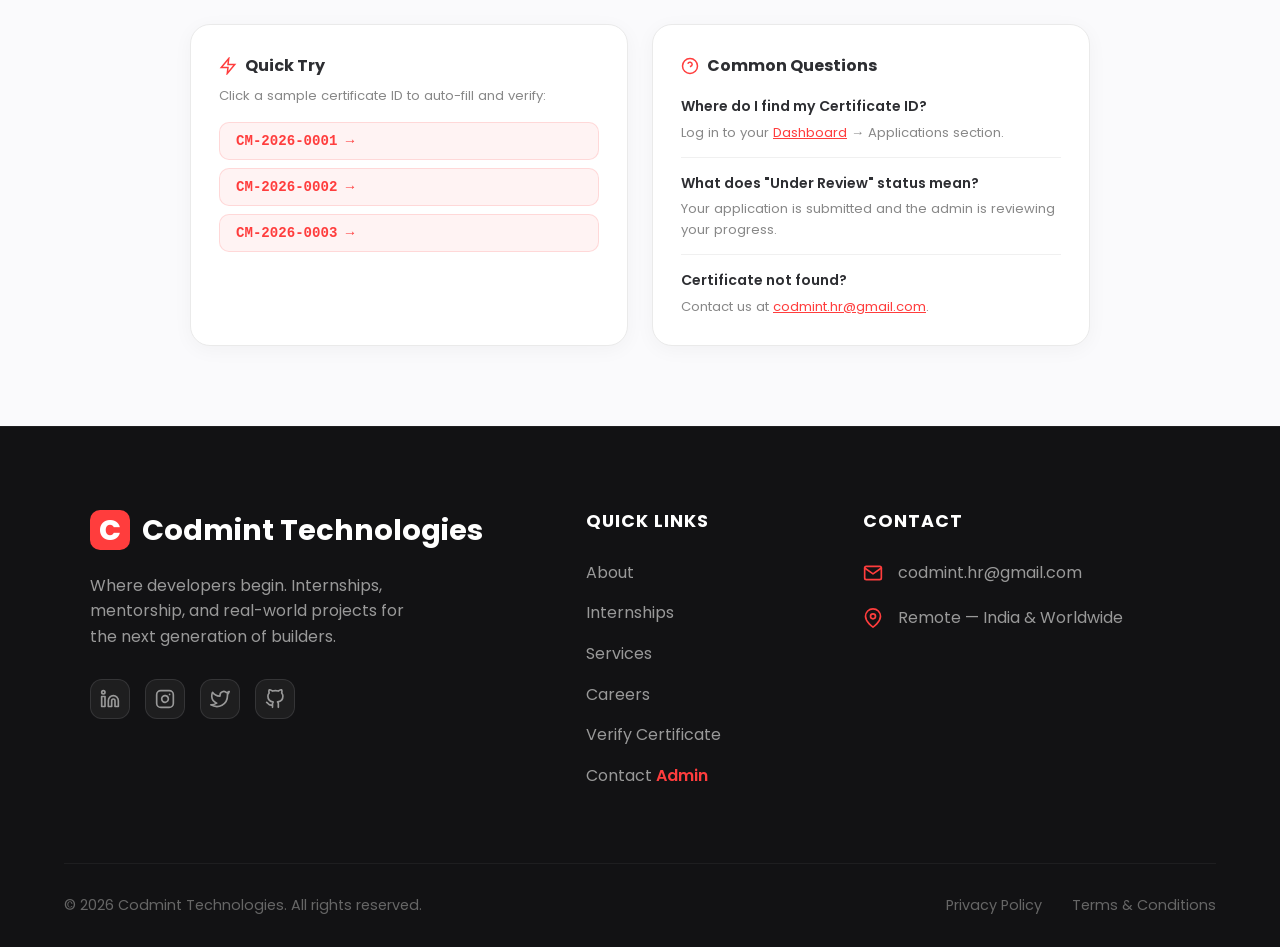
<file: verify.html>
﻿<!DOCTYPE html>
<html lang="en">

<head>
    <meta charset="UTF-8">
    <meta name="viewport" content="width=device-width, initial-scale=1.0">
    <title>Verify Certificate | Codmint Technologies</title>
    <!-- Modern Typography: Poppins -->
    <link href="https://fonts.googleapis.com/css2?family=Poppins:wght@400;500;600;700&display=swap" rel="stylesheet">
    <link rel="stylesheet" href="css/style.css">
</head>

<body>
    <script>
        if (localStorage.getItem('theme') === 'dark') {
            document.body.classList.add('dark-theme');
        }
    </script>

    <!-- Glassmorphism Sticky Navigation -->
    <header id="main-header">
        <a class='logo' href='index.html' style='display: flex; align-items: center; gap: 8px;'>
            <div style="background-color: var(--primary-red); color: white; width: 32px; height: 32px; border-radius: 8px; display: flex; align-items: center; justify-content: center; font-weight: bold; font-size: 1.2rem;">C</div>
            Codmint
        </a>
        <nav class="main-nav">
            <a href='index.html'>Home</a>
            <a href='about.html'>About</a>
            <a href='internships.html'>Internships</a>
            <a href='services.html'>Services</a>
            <a href='careers.html'>Careers</a>
            <a href='contact.html'>Contact</a>
            <a href='admin.html' style='color: var(--primary-red); font-weight: 600;'>Admin</a>
        </nav>
        <div class="header-actions" style="display: flex; align-items: center; gap: 15px;">

            <button id="theme-toggle" class="theme-toggle-btn" aria-label="Toggle Theme" style="background: none; border: none; cursor: pointer; color: var(--dark-grey); display: flex; align-items: center; justify-content: center; width: 40px; height: 40px; border-radius: 50%; border: 1px solid #EAEAEA; transition: var(--transition-smooth); margin-right: 5px;">
                <svg id="theme-toggle-sun" width="20" height="20" viewBox="0 0 24 24" fill="none" stroke="currentColor" stroke-width="2" stroke-linecap="round" stroke-linejoin="round" style="display: none;"><circle cx="12" cy="12" r="5"></circle><line x1="12" y1="1" x2="12" y2="3"></line><line x1="12" y1="21" x2="12" y2="23"></line><line x1="4.22" y1="4.22" x2="5.64" y2="5.64"></line><line x1="18.36" y1="18.36" x2="19.78" y2="19.78"></line><line x1="1" y1="12" x2="3" y2="12"></line><line x1="21" y1="12" x2="23" y2="12"></line><line x1="4.22" y1="19.78" x2="5.64" y2="18.36"></line><line x1="18.36" y1="5.64" x2="19.78" y2="4.22"></line></svg>
                <svg id="theme-toggle-moon" width="20" height="20" viewBox="0 0 24 24" fill="none" stroke="currentColor" stroke-width="2" stroke-linecap="round" stroke-linejoin="round"><path d="M21 12.79A9 9 0 1 1 11.21 3 7 7 0 0 0 21 12.79z"></path></svg>
            </button>
            <a class='nav-btn verify-btn' href='verify.html' style='display: flex; align-items: center; gap: 6px; border: 1px solid #EAEAEA; background: var(--white); text-decoration: none;'>
                <svg width="16" height="16" viewBox="0 0 24 24" fill="none" stroke="currentColor" stroke-width="2" stroke-linecap="round" stroke-linejoin="round"><path d="M22 11.08V12a10 10 0 1 1-5.93-9.14"></path><polyline points="22 4 12 14.01 9 11.01"></polyline></svg>
                <span class="btn-text">Verify Certificate</span>
            </a>
            <button id="login-btn" class="nav-btn" style="padding: 8px 20px; font-size: 0.95rem;">Log In</button>
            <button id="register-btn" class="cta-btn" style="padding: 8px 20px; font-size: 0.95rem;">Sign Up</button>
            <span id="user-display" style="display: none; font-weight: 600; color: var(--primary-red);"></span>
            <button id="logout-btn" class="nav-btn" style="display: none;">Log Out</button>
            <button class="mobile-menu-btn" id="mobile-menu-btn" aria-label="Toggle Menu">
                <svg width="24" height="24" viewBox="0 0 24 24" fill="none" stroke="currentColor" stroke-width="2" stroke-linecap="round" stroke-linejoin="round"><line x1="3" y1="12" x2="21" y2="12"></line><line x1="3" y1="6" x2="21" y2="6"></line><line x1="3" y1="18" x2="21" y2="18"></line></svg>
            </button>
        </div>
    </header>

    <main style="padding-top: 120px; min-height: 70vh; background-color: var(--bg-light);">
        <!-- Certificate Verification Section -->
        <section id="verify" class="verify-section">
            <div class="container scroll-reveal">
                <div class="verify-card">
                    <div class="verify-header">
                        <div class="verify-icon-box">
                            <svg width="32" height="32" viewBox="0 0 24 24" fill="none" stroke="currentColor" stroke-width="2" stroke-linecap="round" stroke-linejoin="round"><path d="M22 11.08V12a10 10 0 1 1-5.93-9.14"></path><polyline points="22 4 12 14.01 9 11.01"></polyline></svg>
                        </div>
                        <h2>Verify Your <span class="text-red">Certificate</span></h2>
                        <p>Enter your unique certificate ID to validate your Codmint internship achievement and view your details.</p>
                    </div>
                    <form id="certificate-verify-form" class="verify-form">
                        <div class="verify-input-wrapper">
                            <svg class="input-icon" width="20" height="20" viewBox="0 0 24 24" fill="none" stroke="currentColor" stroke-width="2" stroke-linecap="round" stroke-linejoin="round"><rect x="3" y="11" width="18" height="11" rx="2" ry="2"></rect><path d="M7 11V7a5 5 0 0 1 10 0v4"></path></svg>
                            <input type="text" id="cert-id" placeholder="e.g. CM-2026-0001" required style="text-transform:uppercase;">
                        </div>
                        <button type="submit" class="cta-btn verify-submit-btn">
                            <span>Verify Now</span>
                            <svg width="20" height="20" viewBox="0 0 24 24" fill="none" stroke="currentColor" stroke-width="2" stroke-linecap="round" stroke-linejoin="round"><line x1="5" y1="12" x2="19" y2="12"></line><polyline points="12 5 19 12 12 19"></polyline></svg>
                        </button>
                    </form>
                    <p style="font-size:0.8rem;color:#aaa;margin-top:16px;">
                        <svg width="13" height="13" viewBox="0 0 24 24" fill="none" stroke="currentColor" stroke-width="2" style="vertical-align:middle;margin-right:4px;"><circle cx="12" cy="12" r="10"></circle><line x1="12" y1="8" x2="12" y2="12"></line><line x1="12" y1="16" x2="12.01" y2="16"></line></svg>
                        Format: <strong>CM-2026-XXXX</strong> &nbsp;|&nbsp; Find your ID in your <a href='dashboard.html' style='color:var(--primary-red);'>Dashboard</a>
                    </p>
                    <div id="verify-feedback" class="verify-feedback"></div>
                </div>
            </div>
        </section>

        <!-- ── Live Stats Below Verify ── -->
        <section style="padding: 60px 5% 0; background: var(--bg-light);">
            <div style="max-width: 900px; margin: 0 auto;">
                <div style="display: grid; grid-template-columns: repeat(auto-fit, minmax(160px, 1fr)); gap: 18px;" class="scroll-reveal">
                    <div style="background:#fff; border:1px solid #EAEAEA; border-radius:16px; padding:24px 20px; text-align:center; box-shadow:0 4px 15px rgba(0,0,0,0.04);">
                        <div style="font-size:2rem; font-weight:800; color:var(--primary-red); line-height:1;" id="stat-total-certs">860+</div>
                        <div style="font-size:0.82rem; color:#888; font-weight:500; margin-top:6px;">Certificates Issued</div>
                    </div>
                    <div style="background:#fff; border:1px solid #EAEAEA; border-radius:16px; padding:24px 20px; text-align:center; box-shadow:0 4px 15px rgba(0,0,0,0.04);">
                        <div style="font-size:2rem; font-weight:800; color:#22c55e; line-height:1;" id="stat-verified">100%</div>
                        <div style="font-size:0.82rem; color:#888; font-weight:500; margin-top:6px;">Verification Rate</div>
                    </div>
                    <div style="background:#fff; border:1px solid #EAEAEA; border-radius:16px; padding:24px 20px; text-align:center; box-shadow:0 4px 15px rgba(0,0,0,0.04);">
                        <div style="font-size:2rem; font-weight:800; color:#3b82f6; line-height:1;" id="stat-domains">8+</div>
                        <div style="font-size:0.82rem; color:#888; font-weight:500; margin-top:6px;">Domains Covered</div>
                    </div>
                    <div style="background:#fff; border:1px solid #EAEAEA; border-radius:16px; padding:24px 20px; text-align:center; box-shadow:0 4px 15px rgba(0,0,0,0.04);">
                        <div style="font-size:2rem; font-weight:800; color:#f59e0b; line-height:1;" id="stat-applicants">1,240+</div>
                        <div style="font-size:0.82rem; color:#888; font-weight:500; margin-top:6px;">Total Participants</div>
                    </div>
                </div>
            </div>
        </section>

        <!-- ── How It Works ── -->
        <section style="padding: 80px 5%; background: var(--bg-light);">
            <div style="max-width: 900px; margin: 0 auto;" class="scroll-reveal">
                <div style="text-align:center; margin-bottom:48px;">
                    <p style="color:var(--primary-red); font-weight:700; letter-spacing:2px; font-size:0.82rem; text-transform:uppercase; margin-bottom:10px;">Simple Process</p>
                    <h2 style="font-size:2.2rem; font-weight:700; color:var(--dark-grey); letter-spacing:-1px;">How to <span class="text-red">Verify</span></h2>
                </div>
                <div style="display:grid; grid-template-columns: repeat(auto-fit, minmax(220px, 1fr)); gap:24px;">
                    <!-- Step 1 -->
                    <div style="background:#fff; border:1px solid #EAEAEA; border-radius:20px; padding:30px 24px; position:relative; box-shadow:0 4px 20px rgba(0,0,0,0.04);">
                        <div style="width:36px; height:36px; background:rgba(255,61,61,0.1); border-radius:10px; display:flex; align-items:center; justify-content:center; margin-bottom:16px;">
                            <span style="font-weight:800; color:var(--primary-red); font-size:1rem;">1</span>
                        </div>
                        <h4 style="font-size:1rem; font-weight:700; color:var(--dark-grey); margin-bottom:8px;">Get Your Certificate ID</h4>
                        <p style="font-size:0.875rem; color:#666; line-height:1.6; margin:0;">Log in to your <a href='dashboard.html' style='color:var(--primary-red); font-weight:600;'>Dashboard</a> and find your Certificate ID in the format <strong>CM-2026-XXXX</strong>.</p>
                    </div>
                    <!-- Step 2 -->
                    <div style="background:#fff; border:1px solid #EAEAEA; border-radius:20px; padding:30px 24px; box-shadow:0 4px 20px rgba(0,0,0,0.04);">
                        <div style="width:36px; height:36px; background:rgba(59,130,246,0.1); border-radius:10px; display:flex; align-items:center; justify-content:center; margin-bottom:16px;">
                            <span style="font-weight:800; color:#3b82f6; font-size:1rem;">2</span>
                        </div>
                        <h4 style="font-size:1rem; font-weight:700; color:var(--dark-grey); margin-bottom:8px;">Enter the ID Above</h4>
                        <p style="font-size:0.875rem; color:#666; line-height:1.6; margin:0;">Type or paste your certificate ID in the input field above and click <strong>Verify Now</strong>.</p>
                    </div>
                    <!-- Step 3 -->
                    <div style="background:#fff; border:1px solid #EAEAEA; border-radius:20px; padding:30px 24px; box-shadow:0 4px 20px rgba(0,0,0,0.04);">
                        <div style="width:36px; height:36px; background:rgba(34,197,94,0.1); border-radius:10px; display:flex; align-items:center; justify-content:center; margin-bottom:16px;">
                            <span style="font-weight:800; color:#22c55e; font-size:1rem;">3</span>
                        </div>
                        <h4 style="font-size:1rem; font-weight:700; color:var(--dark-grey); margin-bottom:8px;">View Your Details</h4>
                        <p style="font-size:0.875rem; color:#666; line-height:1.6; margin:0;">Your intern name, domain, date applied, and status will be displayed instantly from our records.</p>
                    </div>
                </div>
            </div>
        </section>

        <!-- ── Quick Try / Sample + FAQ ── -->
        <section style="padding: 0 5% 80px; background: var(--bg-light);">
            <div style="max-width: 900px; margin: 0 auto; display: grid; grid-template-columns: 1fr 1fr; gap: 24px;" class="scroll-reveal">

                <!-- Quick Try -->
                <div style="background:#fff; border:1px solid #EAEAEA; border-radius:20px; padding:28px; box-shadow:0 4px 20px rgba(0,0,0,0.04);">
                    <h4 style="font-size:1rem; font-weight:700; color:var(--dark-grey); margin-bottom:6px; display:flex; align-items:center; gap:8px;">
                        <svg width="18" height="18" viewBox="0 0 24 24" fill="none" stroke="var(--primary-red)" stroke-width="2"><polygon points="13 2 3 14 12 14 11 22 21 10 12 10 13 2"></polygon></svg>
                        Quick Try
                    </h4>
                    <p style="font-size:0.82rem; color:#888; margin:0 0 16px;">Click a sample certificate ID to auto-fill and verify:</p>
                    <div style="display:flex; flex-direction:column; gap:8px;" id="sample-ids">
                        <button onclick="tryId('CM-2026-0001')" style="background:rgba(255,61,61,0.06); border:1px solid rgba(255,61,61,0.15); border-radius:10px; padding:10px 16px; font-family:monospace; font-size:0.88rem; font-weight:700; color:var(--primary-red); cursor:pointer; text-align:left; transition:all 0.2s;" onmouseover="this.style.background='rgba(255,61,61,0.12)'" onmouseout="this.style.background='rgba(255,61,61,0.06)'">CM-2026-0001 →</button>
                        <button onclick="tryId('CM-2026-0002')" style="background:rgba(255,61,61,0.06); border:1px solid rgba(255,61,61,0.15); border-radius:10px; padding:10px 16px; font-family:monospace; font-size:0.88rem; font-weight:700; color:var(--primary-red); cursor:pointer; text-align:left; transition:all 0.2s;" onmouseover="this.style.background='rgba(255,61,61,0.12)'" onmouseout="this.style.background='rgba(255,61,61,0.06)'">CM-2026-0002 →</button>
                        <button onclick="tryId('CM-2026-0003')" style="background:rgba(255,61,61,0.06); border:1px solid rgba(255,61,61,0.15); border-radius:10px; padding:10px 16px; font-family:monospace; font-size:0.88rem; font-weight:700; color:var(--primary-red); cursor:pointer; text-align:left; transition:all 0.2s;" onmouseover="this.style.background='rgba(255,61,61,0.12)'" onmouseout="this.style.background='rgba(255,61,61,0.06)'">CM-2026-0003 →</button>
                    </div>
                </div>

                <!-- FAQ -->
                <div style="background:#fff; border:1px solid #EAEAEA; border-radius:20px; padding:28px; box-shadow:0 4px 20px rgba(0,0,0,0.04);">
                    <h4 style="font-size:1rem; font-weight:700; color:var(--dark-grey); margin-bottom:16px; display:flex; align-items:center; gap:8px;">
                        <svg width="18" height="18" viewBox="0 0 24 24" fill="none" stroke="var(--primary-red)" stroke-width="2"><circle cx="12" cy="12" r="10"></circle><path d="M9.09 9a3 3 0 0 1 5.83 1c0 2-3 3-3 3"></path><line x1="12" y1="17" x2="12.01" y2="17"></line></svg>
                        Common Questions
                    </h4>
                    <div style="display:flex; flex-direction:column; gap:14px;">
                        <div style="border-bottom:1px solid #F0F0F0; padding-bottom:14px;">
                            <p style="font-size:0.88rem; font-weight:600; color:var(--dark-grey); margin:0 0 4px;">Where do I find my Certificate ID?</p>
                            <p style="font-size:0.82rem; color:#888; margin:0;">Log in to your <a href='dashboard.html' style='color:var(--primary-red);'>Dashboard</a> → Applications section.</p>
                        </div>
                        <div style="border-bottom:1px solid #F0F0F0; padding-bottom:14px;">
                            <p style="font-size:0.88rem; font-weight:600; color:var(--dark-grey); margin:0 0 4px;">What does "Under Review" status mean?</p>
                            <p style="font-size:0.82rem; color:#888; margin:0;">Your application is submitted and the admin is reviewing your progress.</p>
                        </div>
                        <div>
                            <p style="font-size:0.88rem; font-weight:600; color:var(--dark-grey); margin:0 0 4px;">Certificate not found?</p>
                            <p style="font-size:0.82rem; color:#888; margin:0;">Contact us at <a href="mailto:codmint.hr@gmail.com" style="color:var(--primary-red);">codmint.hr@gmail.com</a>.</p>
                        </div>
                    </div>
                </div>
            </div>
        </section>

        <!-- Quick Try JS -->
        <script>
            function tryId(id) {
                const input = document.getElementById('cert-id');
                if (input) {
                    input.value = id;
                    input.scrollIntoView({ behavior: 'smooth', block: 'center' });
                    // Auto-submit
                    setTimeout(() => {
                        const form = document.getElementById('certificate-verify-form');
                        if (form) form.dispatchEvent(new Event('submit', { bubbles: true, cancelable: true }));
                    }, 400);
                }
            }
            // Update stats from localStorage
            window.addEventListener('DOMContentLoaded', () => {
                const apps = JSON.parse(localStorage.getItem('allApplications') || '{}');
                const users = JSON.parse(localStorage.getItem('registeredUsers') || '[]');
                let totalApps = 0;
                for (const e in apps) totalApps += apps[e].length;
                if (totalApps > 0) {
                    const el = document.getElementById('stat-total-certs');
                    if (el) el.textContent = totalApps;
                    const elP = document.getElementById('stat-applicants');
                    if (elP) elP.textContent = Math.max(totalApps, users.length);
                }
                const domains = new Set();
                for (const e in apps) apps[e].forEach(a => domains.add(a.domain));
                if (domains.size > 0) {
                    const elD = document.getElementById('stat-domains');
                    if (elD) elD.textContent = domains.size + '+';
                }

                // Auto-verify if ID is in URL query parameters
                const params = new URLSearchParams(window.location.search);
                const queryId = params.get('id');
                if (queryId) {
                    tryId(queryId.trim());
                }
            });
        </script>
    </main>

    <footer id="contact">
        <div class="footer-container">
            <div class="footer-brand">
                <h3><div class="logo-icon">C</div> Codmint Technologies</h3>
                <p>Where developers begin. Internships, mentorship, and real-world projects for the next generation of builders.</p>
                <div class="social-links">
                    <a href="#" class="social-icon" aria-label="LinkedIn">
                        <svg width="20" height="20" viewBox="0 0 24 24" fill="none" stroke="currentColor" stroke-width="2" stroke-linecap="round" stroke-linejoin="round"><path d="M16 8a6 6 0 0 1 6 6v7h-4v-7a2 2 0 0 0-2-2 2 2 0 0 0-2 2v7h-4v-7a6 6 0 0 1 6-6z"></path><rect x="2" y="9" width="4" height="12"></rect><circle cx="4" cy="4" r="2"></circle></svg>
                    </a>
                    <a href="#" class="social-icon" aria-label="Instagram">
                        <svg width="20" height="20" viewBox="0 0 24 24" fill="none" stroke="currentColor" stroke-width="2" stroke-linecap="round" stroke-linejoin="round"><rect x="2" y="2" width="20" height="20" rx="5" ry="5"></rect><path d="M16 11.37A4 4 0 1 1 12.63 8 4 4 0 0 1 16 11.37z"></path><line x1="17.5" y1="6.5" x2="17.51" y2="6.5"></line></svg>
                    </a>
                    <a href="#" class="social-icon" aria-label="Twitter">
                        <svg width="20" height="20" viewBox="0 0 24 24" fill="none" stroke="currentColor" stroke-width="2" stroke-linecap="round" stroke-linejoin="round"><path d="M23 3a10.9 10.9 0 0 1-3.14 1.53 4.48 4.48 0 0 0-7.86 3v1A10.66 10.66 0 0 1 3 4s-4 9 5 13a11.64 11.64 0 0 1-7 2c9 5 20 0 20-11.5a4.5 4.5 0 0 0-.08-.83A7.72 7.72 0 0 0 23 3z"></path></svg>
                    </a>
                    <a href="#" class="social-icon" aria-label="GitHub">
                        <svg width="20" height="20" viewBox="0 0 24 24" fill="none" stroke="currentColor" stroke-width="2" stroke-linecap="round" stroke-linejoin="round"><path d="M9 19c-5 1.5-5-2.5-7-3m14 6v-3.87a3.37 3.37 0 0 0-.94-2.61c3.14-.35 6.44-1.54 6.44-7A5.44 5.44 0 0 0 20 4.77 5.07 5.07 0 0 0 19.91 1S18.73.65 16 2.48a13.38 13.38 0 0 0-7 0C6.27.65 5.09 1 5.09 1A5.07 5.07 0 0 0 5 4.77a5.44 5.44 0 0 0-1.5 3.78c0 5.42 3.3 6.61 6.44 7A3.37 3.37 0 0 0 9 18.13V22"></path></svg>
                    </a>
                </div>
            </div>
            <div class="footer-links">
                <h4>Quick Links</h4>
                <ul>
                    <li><a href='about.html'>About</a></li>
                    <li><a href='internships.html'>Internships</a></li>
                    <li><a href='services.html'>Services</a></li>
                    <li><a href='careers.html'>Careers</a></li>
                    <li><a href='verify.html'>Verify Certificate</a></li>
                    <li><a href='contact.html'>Contact</a>
            <a href='admin.html' style='color: var(--primary-red); font-weight: 600;'>Admin</a></li>
                </ul>
            </div>
            <div class="footer-contact">
                <h4>Contact</h4>
                <div class="contact-item">
                    <svg width="20" height="20" viewBox="0 0 24 24" fill="none" stroke="currentColor" stroke-width="2" stroke-linecap="round" stroke-linejoin="round"><path d="M4 4h16c1.1 0 2 .9 2 2v12c0 1.1-.9 2-2 2H4c-1.1 0-2-.9-2-2V6c0-1.1.9-2 2-2z"></path><polyline points="22,6 12,13 2,6"></polyline></svg>
                    <p>codmint.hr@gmail.com</p>
                </div>
                <div class="contact-item">
                    <svg width="20" height="20" viewBox="0 0 24 24" fill="none" stroke="currentColor" stroke-width="2" stroke-linecap="round" stroke-linejoin="round"><path d="M21 10c0 7-9 13-9 13s-9-6-9-13a9 9 0 0 1 18 0z"></path><circle cx="12" cy="10" r="3"></circle></svg>
                    <p>Remote — India & Worldwide</p>
                </div>
            </div>
        </div>
        <div class="footer-bottom">
            <p>&copy; 2026 Codmint Technologies. All rights reserved.</p>
            <div class="footer-legal">
                <a href="#">Privacy Policy</a>
                <a href="#">Terms & Conditions</a>
            </div>
        </div>
    </footer>

    <!-- Professional Login Modal -->
    <div id="login-modal" class="modal">
        <div class="modal-content">
            <span class="close-btn" id="login-close">&times;</span>
            <h2>Welcome Back</h2>
            <p>Log in to access your dashboard</p>
            <form id="login-form" class="login-form" autocomplete="off">
                <div class="input-group">
                    <label for="email">Email Address</label>
                    <input type="email" id="email" placeholder="name@example.com" required autocomplete="off">
                </div>
                <div class="input-group">
                    <label for="password">Password</label>
                    <input type="password" id="password" placeholder="••••••••" required autocomplete="new-password">
                </div>
                <div class="form-options">
                    <label><input type="checkbox" id="remember-me"> Remember me</label>
                    <a href="#" class="forgot-pwd">Forgot Password?</a>
                </div>
                <button type="submit" class="cta-btn login-submit">Log In</button>
            </form>
            <p class="signup-link">Don't have an account? <a href="#" id="switch-to-register">Sign up</a></p>
        </div>
    </div>

    <!-- Professional Register Modal -->
    <div id="register-modal" class="modal">
        <div class="modal-content">
            <span class="close-btn" id="register-close">&times;</span>
            <h2>Create Account</h2>
            <p>Join Codmint Technologies today</p>
            <form id="register-form" class="login-form" autocomplete="off">
                <div class="input-group">
                    <label for="reg-name">Full Name</label>
                    <input type="text" id="reg-name" placeholder="John Doe" required minlength="3" autocomplete="off">
                </div>
                <div class="input-group">
                    <label for="reg-email">Email Address</label>
                    <input type="email" id="reg-email" placeholder="name@example.com" required autocomplete="off">
                </div>
                <div class="input-group">
                    <label for="reg-password">Password</label>
                    <input type="password" id="reg-password" placeholder="••••••••" required minlength="6"
                        autocomplete="new-password">
                </div>
                <div class="input-group">
                    <label for="reg-confirm">Confirm Password</label>
                    <input type="password" id="reg-confirm" placeholder="••••••••" required minlength="6"
                        autocomplete="new-password">
                </div>
                <p id="reg-error" style="color: red; font-size: 0.85rem; margin-bottom: 10px; display: none;">Passwords
                    do not match.</p>
                <button type="submit" class="cta-btn login-submit">Create Account</button>
            </form>
            <p class="signup-link">Already have an account? <a href="#" id="switch-to-login">Log In</a></p>
        </div>
    </div>

    <script src="js/main.js"></script>
</body>

</html>
</file>
<file: css/style.css>
:root {
    /* Refined Color Palette */
    --primary-red: #FF3D3D;
    --primary-dark: #1A1A1C;
    --dark-grey: #2D2E32;
    --medium-grey: #6B6C72;
    --light-grey: #F5F5F7;
    --white: #FFFFFF;
    --bg-light: #FAFAFC;

    /* Anti-gravity shadows */
    --shadow-soft: 0 10px 40px rgba(0, 0, 0, 0.04);
    --shadow-medium: 0 20px 60px rgba(0, 0, 0, 0.08);
    --shadow-hover: 0 30px 80px rgba(0, 0, 0, 0.12);

    /* Premium Transitions */
    --transition-smooth: all 0.5s cubic-bezier(0.16, 1, 0.3, 1);
    --transition-fast: all 0.3s cubic-bezier(0.4, 0, 0.2, 1);
    --transition-bounce: all 0.6s cubic-bezier(0.34, 1.56, 0.64, 1);
}

/* --- Professional Animations --- */
@keyframes fadeInUp {
    from {
        opacity: 0;
        transform: translateY(30px);
    }

    to {
        opacity: 1;
        transform: translateY(0);
    }
}

@keyframes slideInLeft {
    from {
        opacity: 0;
        transform: translateX(-30px);
    }

    to {
        opacity: 1;
        transform: translateX(0);
    }
}

@keyframes scaleIn {
    from {
        opacity: 0;
        transform: scale(0.9);
    }

    to {
        opacity: 1;
        transform: scale(1);
    }
}

@keyframes float {
    0% {
        transform: translateY(0px);
    }

    50% {
        transform: translateY(-10px);
    }

    100% {
        transform: translateY(0px);
    }
}

.fade-in-up {
    animation: fadeInUp 0.8s var(--transition-smooth) both;
}

.slide-in-left {
    animation: slideInLeft 0.8s var(--transition-smooth) both;
}

.scale-in {
    animation: scaleIn 0.8s var(--transition-smooth) both;
}

/* Scroll Reveal States */
.scroll-reveal {
    opacity: 0;
    transform: translateY(30px);
    transition: opacity 0.8s ease-out, transform 0.8s cubic-bezier(0.16, 1, 0.3, 1);
}

.scroll-reveal.visible {
    opacity: 1;
    transform: translateY(0);
}

/* Staggered reveal for grid items */
.card-grid .scroll-reveal:nth-child(1) {
    transition-delay: 0.1s;
}

.card-grid .scroll-reveal:nth-child(2) {
    transition-delay: 0.2s;
}

.card-grid .scroll-reveal:nth-child(3) {
    transition-delay: 0.3s;
}

.card-grid .scroll-reveal:nth-child(4) {
    transition-delay: 0.4s;
}

.card-grid .scroll-reveal:nth-child(5) {
    transition-delay: 0.5s;
}

.card-grid .scroll-reveal:nth-child(6) {
    transition-delay: 0.6s;
}

* {
    margin: 0;
    padding: 0;
    box-sizing: border-box;
    -webkit-tap-highlight-color: transparent;
}

button, a, input, select, textarea {
    outline: none;
}

button:focus-visible, a:focus-visible {
    outline: 2px solid var(--primary-red);
    outline-offset: 2px;
}

html {
    scroll-behavior: smooth;
}

body {
    font-family: 'Poppins', sans-serif;
    background-color: var(--bg-light);
    color: var(--dark-grey);
    line-height: 1.6;
    overflow-x: hidden;
}

/* --- 1. Glassmorphism Sticky Navigation --- */
header {
    position: fixed;
    top: 0;
    width: 100%;
    padding: 24px 5%;
    background: rgba(255, 255, 255, 0.8);
    backdrop-filter: blur(20px) saturate(180%);
    -webkit-backdrop-filter: blur(20px) saturate(180%);
    display: flex;
    justify-content: space-between;
    align-items: center;
    z-index: 1000;
    border-bottom: 1px solid rgba(0, 0, 0, 0.05);
    transition: var(--transition-smooth);
}

header.scrolled {
    padding: 16px 5%;
    background: rgba(255, 255, 255, 0.95);
    box-shadow: 0 4px 30px rgba(0, 0, 0, 0.03);
}

.logo {
    font-size: 1.6rem;
    font-weight: 700;
    color: var(--dark-grey);
    text-decoration: none;
    letter-spacing: -0.5px;
}

.logo span {
    color: var(--primary-red);
}

nav.main-nav {
    display: flex;
    align-items: center;
    gap: 24px;
}

nav.main-nav a {
    text-decoration: none;
    color: var(--dark-grey);
    font-weight: 500;
    font-size: 0.95rem;
    transition: var(--transition-smooth);
}

nav.main-nav a:hover {
    color: var(--primary-red);
}

nav.main-nav a[href="admin.html"] {
    color: var(--primary-red);
    font-weight: 600;
}

nav.main-nav a[href="admin.html"]:hover {
    color: #c41e1e;
}

.mobile-only-link {
    display: none !important;
}

.nav-btn {
    background-color: transparent;
    border: 2px solid var(--dark-grey);
    padding: 8px 24px;
    border-radius: 50px;
    cursor: pointer;
    font-family: inherit;
    font-size: 0.95rem;
    font-weight: 500;
    color: var(--dark-grey);
    transition: var(--transition-smooth);
}

.nav-btn:hover {
    background-color: var(--dark-grey);
    color: var(--white);
}

.mobile-menu-btn {
    display: none;
    background: none;
    border: none;
    color: var(--dark-grey);
    cursor: pointer;
    padding: 5px;
}

/* --- Mobile Nav --- */
@media (max-width: 992px) {
    header {
        padding: 15px 5%;
    }

    .mobile-menu-btn {
        display: block !important;
        background: rgba(255, 255, 255, 0.8);
        border: 1px solid rgba(0, 0, 0, 0.05);
        color: var(--dark-grey);
        cursor: pointer;
        padding: 12px;
        border-radius: 50%;
        z-index: 1002;
        transition: all 0.3s cubic-bezier(0.16, 1, 0.3, 1);
        box-shadow: var(--shadow-soft);
        display: flex;
        align-items: center;
        justify-content: center;
    }

    .mobile-menu-btn:hover {
        background: rgba(255, 61, 61, 0.1);
        border-color: rgba(255, 61, 61, 0.2);
        color: var(--primary-red);
        transform: scale(1.1);
    }

    .mobile-menu-btn.active {
        background: #121216;
        border-color: rgba(255, 255, 255, 0.1);
        color: var(--white);
        transform: rotate(90deg);
    }

    /* Premium Dark Slide-out Side Drawer Menu on Mobile */
    nav.main-nav {
        position: fixed;
        top: 0;
        right: -100%; /* Start offscreen dynamically */
        width: max-content;
        min-width: 280px;
        max-width: 85%;
        height: 100vh;
        overflow-y: auto; /* Allow scrolling if items overflow */
        background: rgba(15, 15, 20, 0.97);
        backdrop-filter: blur(30px) saturate(200%);
        -webkit-backdrop-filter: blur(30px) saturate(200%);
        border-left: 1px solid rgba(255, 255, 255, 0.08);
        display: flex;
        flex-direction: column;
        justify-content: flex-start;
        padding: 65px 16px 20px;
        gap: 5px;
        z-index: 1001;
        box-shadow: -15px 0 45px rgba(0, 0, 0, 0.5);
        transition: all 0.6s cubic-bezier(0.16, 1, 0.3, 1);
    }

    nav.main-nav.active {
        right: 0;
        /* Slide in smoothly! */
    }

    /* Custom Drawer Logo Header inside Drawer (for premium brand identity) */
    nav.main-nav::before {
        content: "CODMINT PLATFORM";
        font-size: 0.72rem;
        font-weight: 700;
        color: rgba(255, 255, 255, 0.4);
        letter-spacing: 2px;
        margin-bottom: 8px;
        padding-left: 14px;
        display: block;
        text-transform: uppercase;
    }

    /* Drawer Links */
    nav.main-nav a {
        text-decoration: none;
        color: rgba(255, 255, 255, 0.85);
        font-weight: 600;
        font-size: 0.92rem;
        padding: 10px 16px;
        border-radius: 10px;
        transition: all 0.3s ease;
        display: flex;
        align-items: center;
        gap: 10px;
        background: rgba(255, 255, 255, 0.02);
        border: 1px solid rgba(255, 255, 255, 0.04);
        justify-content: flex-start;
        width: 100%;
        box-sizing: border-box;
    }

    nav.main-nav a:hover {
        background: rgba(255, 61, 61, 0.12);
        border-color: rgba(255, 61, 61, 0.3);
        color: var(--white);
        transform: translateX(6px);
        box-shadow: 0 4px 20px rgba(255, 61, 61, 0.15);
    }

    /* Specific styling for the Log In and Sign Up buttons in the drawer to look professional */
    nav.main-nav #nav-mobile-login,
    nav.main-nav #nav-mobile-register,
    nav.main-nav #nav-mobile-logout {
        margin-top: 5px;
        justify-content: center;
        font-weight: 700;
        letter-spacing: 0.5px;
    }

    nav.main-nav #nav-mobile-login {
        background: rgba(255, 255, 255, 0.08);
        border: 1px solid rgba(255, 255, 255, 0.15);
        color: var(--white);
    }

    nav.main-nav #nav-mobile-login:hover {
        background: rgba(255, 255, 255, 0.15);
        transform: scale(1.02);
    }

    nav.main-nav #nav-mobile-register {
        background: linear-gradient(135deg, #FF3D3D, #FF6B6B);
        border: none;
        color: var(--white);
        box-shadow: 0 4px 15px rgba(255, 61, 61, 0.3);
    }

    nav.main-nav #nav-mobile-register:hover {
        background: linear-gradient(135deg, #FF5252, #FF7F7F);
        transform: scale(1.02) translateY(-2px);
        box-shadow: 0 6px 20px rgba(255, 61, 61, 0.45);
    }

    nav.main-nav #nav-mobile-logout {
        background: rgba(211, 47, 47, 0.1);
        border: 1px solid rgba(211, 47, 47, 0.3);
        color: #FF5252;
    }

    nav.main-nav #nav-mobile-logout:hover {
        background: #D32F2F;
        color: var(--white);
        border-color: #D32F2F;
    }

    /* User profile greeting card inside the drawer */
    nav.main-nav .user-greeting-mobile {
        background: rgba(255, 61, 61, 0.08);
        border: 1px solid rgba(255, 61, 61, 0.2);
        color: #FF6B6B;
        font-size: 0.88rem;
        font-weight: 700;
        padding: 10px 14px;
        border-radius: 10px;
        text-align: center;
        margin-top: 8px;
        display: block;
    }

    .btn-text {
        display: none;
    }

    .verify-btn {
        padding: 8px !important;
    }
}

/* --- 2. Hero Section --- */
.hero {
    min-height: 100vh;
    display: flex;
    align-items: center;
    padding: 120px 5% 60px;
    background: radial-gradient(circle at top left, #ffffff, var(--bg-light));
}

.hero-container {
    max-width: 1100px;
    margin: 0 auto;
    display: grid;
    grid-template-columns: 1fr 1fr;
    gap: 60px;
    align-items: center;
}

.hero-text {
    text-align: left;
}

.hero-badge {
    display: inline-flex;
    align-items: center;
    gap: 8px;
    background-color: rgba(255, 44, 44, 0.08);
    color: var(--primary-red);
    padding: 6px 16px;
    border-radius: 50px;
    font-size: 0.85rem;
    font-weight: 700;
    letter-spacing: 1px;
    margin-bottom: 24px;
}

.hero h1 {
    font-size: 5rem;
    font-weight: 800;
    margin-bottom: 24px;
    letter-spacing: -3px;
    color: var(--primary-dark);
    line-height: 1;
}

.text-red {
    color: var(--primary-red);
}

.hero p {
    font-size: 1.15rem;
    color: #666;
    margin-bottom: 40px;
    max-width: 500px;
    line-height: 1.6;
}

.hero-buttons {
    display: flex;
    gap: 16px;
    margin-bottom: 40px;
}

.secondary-btn {
    display: inline-flex;
    align-items: center;
    justify-content: center;
    padding: 16px 32px;
    background-color: var(--white);
    color: var(--dark-grey);
    border: 1px solid #EAEAEA;
    border-radius: 50px;
    font-size: 1.1rem;
    font-weight: 600;
    cursor: pointer;
    transition: var(--transition-smooth);
    text-decoration: none;
    box-shadow: 0 4px 15px rgba(0, 0, 0, 0.03);
}

.secondary-btn:hover {
    border-color: #ccc;
    box-shadow: 0 8px 25px rgba(0, 0, 0, 0.08);
}

.hero-features {
    display: flex;
    gap: 24px;
    flex-wrap: wrap;
    font-size: 0.95rem;
    color: #666;
    font-weight: 500;
}

.hero-features span {
    display: flex;
    align-items: center;
    gap: 8px;
}

.stats-card {
    background: var(--white);
    padding: 50px;
    border-radius: 32px;
    box-shadow: var(--shadow-medium);
    display: grid;
    grid-template-columns: 1fr 1fr;
    gap: 30px;
    border: 1px solid rgba(0, 0, 0, 0.03);
}

.stat-item {
    padding: 30px;
    border: 1px solid var(--light-grey);
    border-radius: 20px;
    transition: var(--transition-smooth);
    background: var(--white);
}

.stat-item:hover {
    transform: translateY(-8px);
    box-shadow: var(--shadow-soft);
    border-color: rgba(255, 61, 61, 0.1);
}

.stat-icon {
    width: 40px;
    height: 40px;
    margin-bottom: 16px;
    display: flex;
    align-items: center;
}

.stat-item h3 {
    font-size: 2rem;
    font-weight: 800;
    color: var(--dark-grey);
    margin-bottom: 4px;
}

.stat-item p {
    font-size: 0.9rem;
    color: #888;
    margin: 0;
}

.cta-btn {
    display: inline-block;
    padding: 16px 40px;
    background-color: var(--primary-red);
    color: var(--white);
    border: none;
    border-radius: 50px;
    font-size: 1.1rem;
    font-weight: 600;
    cursor: pointer;
    transition: var(--transition-smooth);
    text-decoration: none;
    box-shadow: 0 8px 25px rgba(255, 44, 44, 0.25);
}

.cta-btn:hover {
    transform: translateY(-4px);
    /* Slight lift */
    box-shadow: 0 12px 30px rgba(255, 44, 44, 0.35);
    background-color: #E62525;
}

/* --- 3. Featured Domains (Floating Cards) --- */
.domains-section {
    padding: 120px 5%;
    max-width: 1200px;
    margin: 0 auto;
}

.section-header {
    text-align: center;
    margin-bottom: 70px;
}

.section-header h2 {
    font-size: 2.8rem;
    font-weight: 700;
    margin-bottom: 15px;
    color: var(--dark-grey);
    letter-spacing: -1px;
}

.section-header p {
    color: #666;
    font-size: 1.1rem;
}

.card-grid {
    display: grid;
    grid-template-columns: repeat(auto-fit, minmax(320px, 1fr));
    gap: 40px;
}

/* The Anti-Gravity Card */
.card {
    background: var(--white);
    padding: 40px;
    border-radius: 32px;
    box-shadow: var(--shadow-soft);
    transition: var(--transition-smooth);
    position: relative;
    overflow: hidden;
    z-index: 1;
    border: 1px solid rgba(0, 0, 0, 0.02);
    display: flex;
    flex-direction: column;
}

.card .cta-btn.apply-btn {
    margin-top: auto;
    padding: 12px 24px;
    font-size: 0.95rem;
    width: 100%;
    transition: var(--transition-bounce);
}

.card:hover {
    transform: translateY(-10px) scale(1.02);
    box-shadow: var(--shadow-hover);
    border-color: rgba(255, 61, 61, 0.1);
}

.card:hover .card-icon {
    animation: float 2s ease-in-out infinite;
}

.card::before {
    content: '';
    position: absolute;
    top: 0;
    left: 0;
    width: 100%;
    height: 4px;
    background: var(--primary-red);
    transform: scaleX(0);
    transform-origin: left;
    transition: var(--transition-smooth);
    z-index: -1;
}

.card:hover::before {
    transform: scaleX(1);
}

/* The core Y-axis offset hover */
.card:hover {
    transform: translateY(-8px);
    box-shadow: var(--shadow-hover);
}

.card-icon {
    width: 56px;
    height: 56px;
    background: rgba(255, 44, 44, 0.08);
    color: var(--primary-red);
    border-radius: 16px;
    display: flex;
    align-items: center;
    justify-content: center;
    font-size: 1.6rem;
    margin-bottom: 24px;
    transition: var(--transition-smooth);
}

.card:hover .card-icon {
    background: var(--primary-red);
    color: var(--white);
    transform: scale(1.05);
}

.card h3 {
    font-size: 1.4rem;
    font-weight: 600;
    margin-bottom: 15px;
    color: var(--dark-grey);
}

.card p {
    color: #666;
    font-size: 0.95rem;
    line-height: 1.7;
}

/* --- 4. Verify Section (Modern Card) --- */
.verify-section {
    padding: 120px 5%;
    background: radial-gradient(circle at bottom right, rgba(255, 44, 44, 0.03), transparent);
    position: relative;
}

.verify-card {
    max-width: 800px;
    margin: 0 auto;
    background: var(--white);
    padding: 80px 50px;
    border-radius: 40px;
    box-shadow: var(--shadow-soft);
    text-align: center;
    border: 1px solid rgba(0, 0, 0, 0.03);
    transition: var(--transition-smooth);
    position: relative;
    z-index: 1;
}

.verify-card:hover {
    transform: translateY(-10px) scale(1.01);
    box-shadow: var(--shadow-hover);
}

.verify-icon {
    width: 90px;
    height: 90px;
    background: rgba(255, 44, 44, 0.08);
    color: var(--primary-red);
    border-radius: 30px;
    display: flex;
    align-items: center;
    justify-content: center;
    margin: 0 auto 30px;
    transition: var(--transition-smooth);
}

.verify-card:hover .verify-icon {
    background: var(--primary-red);
    color: var(--white);
    transform: rotate(10deg);
}

.verify-card h2 {
    font-size: 2.8rem;
    font-weight: 700;
    margin-bottom: 15px;
    letter-spacing: -1px;
}

.verify-card p {
    color: #666;
    margin-bottom: 40px;
    font-size: 1.1rem;
    max-width: 500px;
    margin-left: auto;
    margin-right: auto;
}

.verify-form {
    display: flex;
    gap: 15px;
    background: #FAFAFC;
    padding: 10px;
    border-radius: 60px;
    border: 1px solid #EAEAEA;
    transition: var(--transition-smooth);
    max-width: 600px;
    margin: 0 auto;
}

.verify-form:focus-within {
    border-color: rgba(255, 44, 44, 0.4);
    box-shadow: 0 10px 30px rgba(255, 44, 44, 0.08);
    background: var(--white);
}

.verify-input-wrapper {
    flex: 1;
    display: flex;
    align-items: center;
    padding-left: 20px;
    gap: 12px;
}

.verify-input-wrapper .input-icon {
    color: #AAA;
    transition: var(--transition-smooth);
}

.verify-form:focus-within .input-icon {
    color: var(--primary-red);
}

.verify-form input {
    border: none;
    background: transparent;
    padding: 15px 0;
    font-size: 1.05rem;
    font-family: inherit;
    width: 100%;
    outline: none;
}

.verify-submit-btn {
    display: flex;
    align-items: center;
    gap: 10px;
    padding: 15px 35px;
    border-radius: 50px;
    white-space: nowrap;
}

.verify-feedback {
    margin-top: 25px;
    font-weight: 500;
    min-height: 24px;
    transition: var(--transition-smooth);
}

/* Responsive adjustments for verify section */
@media (max-width: 768px) {
    .verify-card {
        padding: 50px 30px;
        border-radius: 30px;
    }

    .verify-card h2 {
        font-size: 2rem;
    }

    .verify-form {
        flex-direction: column;
        background: transparent;
        border: none;
        padding: 0;
        gap: 20px;
    }

    .verify-input-wrapper {
        background: #FAFAFC;
        border: 1px solid #EAEAEA;
        border-radius: 50px;
        padding: 5px 20px;
    }

    .verify-submit-btn {
        width: 100%;
        justify-content: center;
    }
}

/* --- Footer --- */
footer {
    background-color: #121214;
    color: #EAEAEA;
    padding: 80px 5% 30px;
    font-family: inherit;
    border-top: 1px solid rgba(255, 255, 255, 0.05);
}

.footer-container {
    max-width: 1100px;
    margin: 0 auto;
    display: grid;
    grid-template-columns: 2fr 1fr 1.5fr;
    gap: 60px;
    margin-bottom: 60px;
}

.footer-brand h3 {
    font-size: 1.8rem;
    color: var(--white);
    margin-bottom: 20px;
    display: flex;
    align-items: center;
    gap: 12px;
}

.footer-brand .logo-icon {
    background: var(--primary-red);
    color: var(--white);
    width: 40px;
    height: 40px;
    border-radius: 10px;
    display: flex;
    align-items: center;
    justify-content: center;
    font-weight: 800;
}

.footer-brand p {
    color: #999;
    line-height: 1.6;
    margin-bottom: 30px;
    max-width: 320px;
}

.social-links {
    display: flex;
    gap: 15px;
}

.social-icon {
    width: 40px;
    height: 40px;
    background: rgba(255, 255, 255, 0.05);
    border: 1px solid rgba(255, 255, 255, 0.1);
    border-radius: 12px;
    display: flex;
    align-items: center;
    justify-content: center;
    color: #999;
    text-decoration: none;
    transition: var(--transition-smooth);
}

.social-icon:hover {
    background: var(--primary-red);
    color: var(--white);
    border-color: var(--primary-red);
    transform: translateY(-5px);
}

.footer-links h4,
.footer-contact h4 {
    color: var(--white);
    font-size: 1.1rem;
    font-weight: 700;
    margin-bottom: 25px;
    text-transform: uppercase;
    letter-spacing: 1px;
}

.footer-links ul {
    list-style: none;
    padding: 0;
}

.footer-links li {
    margin-bottom: 15px;
}

.footer-links a {
    color: #999;
    text-decoration: none;
    transition: var(--transition-smooth);
}

.footer-links a:hover {
    color: var(--primary-red);
    padding-left: 5px;
}

.footer-contact .contact-item {
    display: flex;
    align-items: flex-start;
    gap: 15px;
    margin-bottom: 20px;
    color: #999;
}

.footer-contact .contact-item svg {
    color: var(--primary-red);
    margin-top: 3px;
}

.footer-bottom {
    max-width: 1200px;
    margin: 0 auto;
    padding-top: 30px;
    border-top: 1px solid rgba(255, 255, 255, 0.05);
    display: flex;
    justify-content: space-between;
    align-items: center;
    color: #666;
    font-size: 0.9rem;
}

.footer-legal {
    display: flex;
    gap: 30px;
}

.footer-legal a {
    color: #666;
    text-decoration: none;
    transition: var(--transition-smooth);
}

.footer-legal a:hover {
    color: var(--white);
}

@media (max-width: 992px) {
    .footer-container {
        grid-template-columns: 1fr 1fr;
    }
}

@media (max-width: 768px) {
    .footer-container {
        grid-template-columns: 1fr;
        gap: 40px;
    }

    .footer-bottom {
        flex-direction: column;
        gap: 20px;
        text-align: center;
    }
}

/* --- Animations (Scroll Reveal & Fade In Up) --- */
.fade-in-up {
    opacity: 0;
    transform: translateY(20px);
    animation: fadeInUpAnim 0.8s ease-out forwards;
}

@keyframes fadeInUpAnim {
    to {
        opacity: 1;
        transform: translateY(0);
    }
}

/* Classes for Intersection Observer to trigger */
.scroll-reveal {
    opacity: 0;
    transform: translateY(30px);
    transition: all 0.8s cubic-bezier(0.16, 1, 0.3, 1);
}

.scroll-reveal.visible {
    opacity: 1;
    transform: translateY(0);
}

/* --- 5. Login Modal --- */
.modal {
    display: none;
    position: fixed;
    z-index: 2000;
    left: 0;
    top: 0;
    width: 100%;
    height: 100%;
    background-color: rgba(0, 0, 0, 0.3);
    backdrop-filter: blur(15px) saturate(150%);
    -webkit-backdrop-filter: blur(15px) saturate(150%);
    align-items: center;
    justify-content: center;
    opacity: 0;
    transition: var(--transition-smooth);
}

.modal.show {
    display: flex;
    opacity: 1;
}

.modal-content {
    background-color: var(--white);
    padding: 50px;
    border-radius: 32px;
    width: 90%;
    max-width: 480px;
    box-shadow: var(--shadow-hover);
    position: relative;
    transform: translateY(30px);
    transition: var(--transition-smooth);
}

.modal.show .modal-content {
    transform: translateY(0);
}

.close-btn {
    color: #aaa;
    position: absolute;
    top: 20px;
    right: 25px;
    font-size: 28px;
    font-weight: bold;
    cursor: pointer;
    transition: color 0.3s;
}

.close-btn:hover,
.close-btn:focus {
    color: var(--primary-red);
    text-decoration: none;
}

.modal-content h2 {
    font-size: 2rem;
    margin-bottom: 5px;
    color: var(--dark-grey);
}

.modal-content>p {
    color: #666;
    margin-bottom: 30px;
}

.input-group {
    margin-bottom: 20px;
    text-align: left;
}

.input-group label {
    display: block;
    margin-bottom: 8px;
    font-weight: 500;
    font-size: 0.9rem;
}

.input-group input {
    width: 100%;
    padding: 14px 20px;
    border: 2px solid #EAEAEA;
    border-radius: 12px;
    font-family: inherit;
    font-size: 1rem;
    transition: var(--transition-smooth);
    outline: none;
}

.input-group input:focus {
    border-color: rgba(255, 44, 44, 0.4);
    box-shadow: 0 4px 15px rgba(255, 44, 44, 0.08);
}

.form-options {
    display: flex;
    justify-content: space-between;
    align-items: center;
    margin-bottom: 25px;
    font-size: 0.9rem;
}

.form-options label {
    display: flex;
    align-items: center;
    gap: 8px;
    cursor: pointer;
}

.forgot-pwd {
    color: var(--primary-red);
    text-decoration: none;
    font-weight: 500;
}

.login-submit {
    width: 100%;
    padding: 16px;
    border-radius: 12px;
}

.signup-link {
    text-align: center;
    margin-top: 25px;
    font-size: 0.95rem;
}

.signup-link a {
    color: var(--primary-red);
    font-weight: 600;
    text-decoration: none;
}

/* Responsive adjustments */
@media (max-width: 768px) {
    .hero h1 {
        font-size: 3rem;
    }

    .hero-container {
        grid-template-columns: 1fr;
    }

    .verify-form {
        flex-direction: column;
    }

    .verify-form button {
        width: 100%;
    }
}

/* --- 6. Contact Page --- */
.contact-grid {
    display: grid;
    grid-template-columns: 1fr 1.5fr;
    gap: 60px;
    margin-bottom: 80px;
}

.contact-info {
    display: flex;
    flex-direction: column;
    gap: 20px;
}

.contact-card {
    display: flex;
    align-items: center;
    gap: 20px;
    padding: 24px;
    background: var(--white);
    border: 1px solid rgba(0, 0, 0, 0.05);
    border-radius: 16px;
    box-shadow: 0 10px 30px rgba(0, 0, 0, 0.02);
    transition: var(--transition-smooth);
}

.contact-card:hover {
    transform: translateY(-4px);
    box-shadow: 0 15px 40px rgba(0, 0, 0, 0.05);
}

.contact-icon {
    background: var(--primary-red);
    color: var(--white);
    width: 48px;
    height: 48px;
    border-radius: 12px;
    display: flex;
    align-items: center;
    justify-content: center;
    flex-shrink: 0;
}

.contact-label {
    font-size: 0.8rem;
    font-weight: 600;
    color: #888;
    letter-spacing: 1px;
    margin-bottom: 4px;
    text-transform: uppercase;
}

.contact-value {
    font-weight: 500;
    color: var(--dark-grey);
    font-size: 1.05rem;
}

.contact-form-container {
    background: var(--white);
    padding: 40px;
    border-radius: 24px;
    border: 1px solid rgba(0, 0, 0, 0.05);
    box-shadow: 0 15px 50px rgba(0, 0, 0, 0.03);
}

.contact-form label {
    font-size: 0.9rem;
    color: var(--dark-grey);
    margin-bottom: 8px;
    display: block;
    font-weight: 500;
}

.contact-form input,
.contact-form textarea {
    width: 100%;
    padding: 16px 20px;
    border: 1px solid #EAEAEA;
    border-radius: 12px;
    font-family: inherit;
    font-size: 1rem;
    outline: none;
    transition: var(--transition-smooth);
    background: #FAFAFC;
}

.contact-form input:focus,
.contact-form textarea:focus {
    border-color: rgba(255, 44, 44, 0.4);
    box-shadow: 0 0 0 4px rgba(255, 44, 44, 0.05);
    background: var(--white);
}

.contact-form textarea {
    resize: vertical;
}

@media (max-width: 992px) {
    .contact-grid {
        grid-template-columns: 1fr;
    }

    .hero h1 {
        font-size: 3.5rem;
    }
}

@media (max-width: 768px) {
    .hero h1 {
        font-size: 2.8rem;
    }

    .hero-container {
        grid-template-columns: 1fr;
        text-align: center;
    }

    .hero-text {
        text-align: center;
        display: flex;
        flex-direction: column;
        align-items: center;
    }

    .hero p {
        margin: 0 auto 40px;
    }

    .hero-features {
        justify-content: center;
    }

    .stats-card {
        grid-template-columns: 1fr 1fr;
        padding: 30px;
    }

    .verify-form {
        flex-direction: column;
    }

    .verify-form input {
        width: 100%;
    }

    .section-header h2 {
        font-size: 2.2rem;
    }
}

@media (max-width: 480px) {
    .hero h1 {
        font-size: 2.2rem;
    }

    .stats-card {
        grid-template-columns: 1fr;
    }

    .hero-buttons {
        flex-direction: column;
        width: 100%;
    }

    .secondary-btn {
        width: 100%;
    }

    .cta-btn {
        padding: 14px 30px;
        font-size: 1rem;
    }
}

/* --- 7. Testimonials --- */
.testimonials {
    padding: 100px 5%;
    background-color: var(--bg-light);
}

.testimonials-grid {
    display: grid;
    grid-template-columns: repeat(auto-fit, minmax(300px, 1fr));
    gap: 30px;
    max-width: 1100px;
    margin: 0 auto;
}

.testimonial-card {
    background: var(--white);
    padding: 40px;
    border-radius: 24px;
    box-shadow: var(--shadow-soft);
    transition: var(--transition-smooth);
}

.testimonial-card:hover {
    transform: translateY(-5px);
    box-shadow: var(--shadow-hover);
}

.testimonial-card p {
    font-style: italic;
    color: #555;
    margin-bottom: 25px;
    font-size: 1.05rem;
    line-height: 1.8;
}

.testimonial-user {
    display: flex;
    align-items: center;
    gap: 15px;
}

.user-info h4 {
    font-weight: 600;
    color: var(--dark-grey);
}

.user-info p {
    font-size: 0.85rem;
    color: #888;
    margin: 0;
    font-style: normal;
}

/* --- 8. FAQ Section --- */
.faq-section {
    padding: 100px 5%;
    background-color: var(--white);
}

.faq-grid {
    max-width: 800px;
    margin: 0 auto;
    display: flex;
    flex-direction: column;
    gap: 20px;
}

.faq-item {
    border: 1px solid #EAEAEA;
    border-radius: 16px;
    overflow: hidden;
    transition: var(--transition-smooth);
}

.faq-question {
    padding: 24px 30px;
    display: flex;
    justify-content: space-between;
    align-items: center;
    cursor: pointer;
    background: var(--white);
}

.faq-question h3 {
    font-size: 1.1rem;
    font-weight: 600;
}

.faq-question svg {
    transition: transform 0.3s;
}

.faq-item.active .faq-question svg {
    transform: rotate(180deg);
}

.faq-answer {
    max-height: 0;
    overflow: hidden;
    transition: max-height 0.4s ease-out;
    background: #FAFAFC;
}

.faq-item.active .faq-answer {
    max-height: 200px;
}

.faq-answer p {
    padding: 0 30px 24px;
    color: #666;
}

/* --- 9. Newsletter --- */
.newsletter-section {
    padding: 100px 5%;
    background-color: var(--bg-light);
    text-align: center;
}

.newsletter-content {
    max-width: 600px;
    margin: 0 auto;
}

.newsletter-content h2 {
    font-size: 2.5rem;
    margin-bottom: 15px;
}

.newsletter-form {
    display: flex;
    gap: 10px;
    margin-top: 30px;
}

.newsletter-form input {
    flex: 1;
    padding: 16px 24px;
    border-radius: 50px;
    border: 2px solid transparent;
    box-shadow: 0 4px 15px rgba(0, 0, 0, 0.03);
    outline: none;
    font-family: inherit;
}

.newsletter-form input:focus {
    border-color: rgba(255, 44, 44, 0.3);
}

@media (max-width: 600px) {
    .newsletter-form {
        flex-direction: column;
    }

    .newsletter-form button {
        width: 100%;
    }
}

/* --- 10. Back to Top --- */
.back-to-top {
    position: fixed;
    bottom: 30px;
    right: 30px;
    width: 50px;
    height: 50px;
    background: var(--primary-red);
    color: var(--white);
    border-radius: 50%;
    border: none;
    display: flex;
    align-items: center;
    justify-content: center;
    cursor: pointer;
    box-shadow: 0 10px 25px rgba(255, 44, 44, 0.3);
    opacity: 0;
    visibility: hidden;
    transition: var(--transition-smooth);
    z-index: 999;
}

.back-to-top.visible {
    opacity: 1;
    visibility: visible;
}

/* --- 11. Social Icon Hover --- */
.social-icon {
    transition: var(--transition-bounce);
}

.social-icon:hover {
    transform: translateY(-5px) scale(1.2);
    color: var(--primary-red);
}

/* --- 12. Full Responsiveness --- */
@media (max-width: 992px) {
    header {
        padding: 15px 5%;
    }

    .header-actions .nav-btn,
    .header-actions .cta-btn {
        padding: 6px 12px;
        font-size: 0.85rem;
    }

    .header-actions .verify-btn .btn-text {
        display: none;
        /* Hide text on small mobile, keep icon */
    }
}

@media (max-width: 768px) {
    .section-header h1 {
        font-size: 2.2rem !important;
    }

    .section-header h2 {
        font-size: 2rem !important;
    }

    .card-grid {
        grid-template-columns: 1fr;
        padding: 10px;
    }

    .footer-container {
        flex-direction: column;
        text-align: center;
    }

    .footer-contact,
    .footer-links {
        align-items: center;
    }

    .social-links {
        justify-content: center;
    }
}

@media (max-width: 480px) {
    .header-actions {
        gap: 8px;
    }

    .cta-btn {
        padding: 10px 20px;
        font-size: 0.9rem;
    }
}

@media (max-width: 992px) {
    header {
        padding: 15px 5%;
    }

    /* On mobile, hide Login/SignUp/Logout/Greeting from the header bar.
       They are shown inside the slide-out drawer instead. */
    .header-actions #login-btn,
    .header-actions #register-btn,
    .header-actions #logout-btn,
    .header-actions #user-display {
        display: none !important;
    }

    /* Hide only the verify certificate button in the mobile header to save space */
    .header-actions .verify-btn {
        display: none !important;
    }

    .mobile-only-link {
        display: flex !important;
    }

    /* Special styling for greeting and logout inside the mobile menu drawer */
    .main-nav .user-greeting-mobile {
        font-weight: 600;
        color: var(--primary-red);
        border-top: 1px solid rgba(0, 0, 0, 0.05);
        padding-top: 15px !important;
        margin-top: 10px;
    }

    .main-nav .logout-link-mobile {
        color: #d32f2f !important;
        font-weight: 600;
    }
}

@media (max-width: 768px) {
    .section-header h1 {
        font-size: 2.2rem !important;
    }

    .section-header h2 {
        font-size: 2rem !important;
    }

    .card-grid {
        grid-template-columns: 1fr;
        padding: 10px;
    }

    .footer-container {
        grid-template-columns: 1fr;
        gap: 40px;
        text-align: center;
    }

    .footer-contact,
    .footer-links {
        align-items: center;
    }

    .social-links {
        justify-content: center;
    }

    /* Hide the third testimonial card on mobile screens to save space */
    .testimonial-card:nth-child(3) {
        display: none !important;
    }
}

@media (max-width: 480px) {
    .header-actions {
        gap: 8px;
    }

    .cta-btn {
        padding: 10px 20px;
        font-size: 0.9rem;
    }

    /* Hide the 3rd and 4th stat items on extra small screens to save space    /* Hide applicants stats on small mobile screen */
    .stat-item:nth-child(4) {
        display: none !important;
    }
}

/* --- Global Dark Theme Style Overrides --- */
body.dark-theme {
    --primary-dark: #FAFAFC;
    --dark-grey: #E5E6EB;
    --medium-grey: #A0A1A6;
    --light-grey: #2A2B2F;
    --white: #18191B;
    --bg-light: #111214;
    --shadow-soft: 0 10px 40px rgba(0, 0, 0, 0.2);
    --shadow-medium: 0 20px 60px rgba(0, 0, 0, 0.4);
    --shadow-hover: 0 30px 80px rgba(0, 0, 0, 0.6);
    --header-bg: rgba(24, 25, 27, 0.8);
    --header-bg-scrolled: rgba(24, 25, 27, 0.95);
    --border-color: rgba(255, 255, 255, 0.05);
}

body.dark-theme header {
    background: var(--header-bg) !important;
    border-bottom: 1px solid var(--border-color) !important;
}

body.dark-theme header.scrolled {
    background: var(--header-bg-scrolled) !important;
}

body.dark-theme .nav-btn {
    border-color: var(--dark-grey) !important;
    color: var(--dark-grey) !important;
}

body.dark-theme .nav-btn:hover {
    background-color: var(--dark-grey) !important;
    color: var(--white) !important;
}

body.dark-theme input,
body.dark-theme textarea,
body.dark-theme select {
    background-color: #111214 !important;
    border-color: var(--light-grey) !important;
    color: var(--dark-grey) !important;
}

body.dark-theme .modal-content {
    background-color: #18191B !important;
    border: 1px solid rgba(255, 255, 255, 0.08) !important;
    color: var(--dark-grey) !important;
}

body.dark-theme .modal-content input {
    background-color: #111214 !important;
    border-color: #2A2B2F !important;
}

body.dark-theme .input-group input,
body.dark-theme .input-group textarea {
    background-color: #111214 !important;
    border-color: #2A2B2F !important;
}

body.dark-theme .task-card {
    background-color: var(--white) !important;
    border-color: var(--light-grey) !important;
}

body.dark-theme .application-item {
    border-color: var(--light-grey) !important;
}

body.dark-theme .verify-form {
    background-color: #18191B !important;
    border-color: var(--light-grey) !important;
}

body.dark-theme .verify-card {
    border-color: var(--light-grey) !important;
}

body.dark-theme .mobile-bottom-nav {
    background: rgba(24, 25, 27, 0.9) !important;
    border-top-color: rgba(255, 255, 255, 0.05) !important;
}

body.dark-theme .sidebar-nav a {
    color: var(--medium-grey) !important;
}

body.dark-theme .sidebar-nav a.active {
    color: var(--primary-red) !important;
    background: rgba(255, 61, 61, 0.1) !important;
}

body.dark-theme .dashboard-sidebar {
    border-right-color: var(--light-grey) !important;
}

body.dark-theme .dashboard-card {
    background-color: var(--white) !important;
    border-color: var(--light-grey) !important;
}

body.dark-theme .hero {
    background: radial-gradient(circle at top left, #18191b, var(--bg-light)) !important;
}

body.dark-theme .hero p,
body.dark-theme .section-header p,
body.dark-theme .card p,
body.dark-theme .verify-card p {
    color: var(--medium-grey) !important;
}

body.dark-theme .secondary-btn {
    background-color: var(--white) !important;
    border-color: var(--light-grey) !important;
    color: var(--dark-grey) !important;
}

body.dark-theme .secondary-btn:hover {
    border-color: var(--medium-grey) !important;
}

body.dark-theme .stat-item {
    background-color: var(--white) !important;
    border-color: var(--light-grey) !important;
}

body.dark-theme .stat-item h3 {
    color: var(--dark-grey) !important;
}

body.dark-theme .card {
    background-color: var(--white) !important;
    border-color: var(--light-grey) !important;
}

body.dark-theme .card h3 {
    color: var(--dark-grey) !important;
}

body.dark-theme .verify-card {
    background-color: var(--white) !important;
}

body.dark-theme .verify-feedback > div {
    background: rgba(255, 255, 255, 0.02) !important;
}

body.dark-theme footer {
    border-top: 1px solid var(--light-grey) !important;
}

body.dark-theme .footer-links a,
body.dark-theme .footer-contact p,
body.dark-theme .footer-brand p {
    color: var(--medium-grey) !important;
}

body.dark-theme .admin-sidebar {
    background: #111214 !important;
    border-right-color: rgba(255, 255, 255, 0.05) !important;
}

body.dark-theme .admin-header {
    background: rgba(24, 25, 27, 0.9) !important;
    border-bottom-color: rgba(255, 255, 255, 0.05) !important;
}

body.dark-theme .admin-card {
    background: var(--white) !important;
    border-color: var(--light-grey) !important;
}

body.dark-theme .admin-table th {
    background: #111214 !important;
    border-bottom-color: var(--light-grey) !important;
    color: var(--dark-grey) !important;
}

body.dark-theme .admin-table td {
    border-bottom-color: var(--light-grey) !important;
    color: var(--dark-grey) !important;
}

/* --- Kanban Task Board Styles --- */
.kanban-board {
    display: grid;
    grid-template-columns: repeat(3, 1fr);
    gap: 20px;
    margin-top: 25px;
}

@media (max-width: 992px) {
    .kanban-board {
        grid-template-columns: 1fr;
        gap: 30px;
    }
}

.kanban-column {
    background: var(--bg-light);
    border: 1px solid var(--light-grey);
    border-radius: 20px;
    padding: 20px;
    display: flex;
    flex-direction: column;
    gap: 15px;
    min-height: 400px;
    transition: var(--transition-smooth);
}

body.dark-theme .kanban-column {
    background: #111214 !important;
    border-color: var(--light-grey) !important;
}

.kanban-column-header {
    display: flex;
    justify-content: space-between;
    align-items: center;
    padding-bottom: 12px;
    border-bottom: 2px solid var(--light-grey);
    margin-bottom: 5px;
}

.kanban-column-header h3 {
    font-size: 1rem;
    font-weight: 700;
    text-transform: uppercase;
    letter-spacing: 1px;
    margin: 0;
}

.kanban-count {
    background: rgba(255, 61, 61, 0.08);
    color: var(--primary-red);
    font-size: 0.75rem;
    font-weight: 700;
    padding: 2px 8px;
    border-radius: 20px;
}

.kanban-task-card {
    background: var(--white);
    border: 1px solid var(--light-grey);
    border-radius: 16px;
    padding: 20px;
    box-shadow: var(--shadow-soft);
    transition: var(--transition-smooth);
    display: flex;
    flex-direction: column;
    gap: 12px;
}

.kanban-task-card:hover {
    transform: translateY(-4px);
    box-shadow: var(--shadow-medium);
}

.kanban-task-header {
    display: flex;
    justify-content: space-between;
    align-items: flex-start;
}

.kanban-task-header h4 {
    font-size: 0.95rem;
    font-weight: 600;
    margin: 0;
}

.kanban-task-desc {
    font-size: 0.82rem;
    color: var(--medium-grey);
    margin: 0;
    line-height: 1.5;
}

.kanban-task-actions {
    display: flex;
    justify-content: space-between;
    align-items: center;
    margin-top: 5px;
}

/* --- AI Interview Simulator --- */
.simulator-container {
    display: grid;
    grid-template-columns: 1.2fr 1fr;
    gap: 30px;
    min-height: 500px;
}

@media (max-width: 992px) {
    .simulator-container {
        grid-template-columns: 1fr;
        gap: 30px;
    }
}

.chat-window {
    background: var(--bg-light);
    border: 1px solid var(--light-grey);
    border-radius: 20px;
    display: flex;
    flex-direction: column;
    height: 500px;
    overflow: hidden;
}

body.dark-theme .chat-window {
    background: #111214 !important;
    border-color: var(--light-grey) !important;
}

.chat-header {
    background: var(--white);
    border-bottom: 1px solid var(--light-grey);
    padding: 15px 20px;
    display: flex;
    align-items: center;
    justify-content: space-between;
}

.chat-messages {
    flex: 1;
    padding: 20px;
    overflow-y: auto;
    display: flex;
    flex-direction: column;
    gap: 15px;
}

.message-bubble {
    max-width: 80%;
    padding: 12px 18px;
    border-radius: 16px;
    font-size: 0.88rem;
    line-height: 1.5;
}

.message-bot {
    background: var(--white);
    border: 1px solid var(--light-grey);
    color: var(--dark-grey);
    align-self: flex-start;
    border-top-left-radius: 4px;
}

body.dark-theme .message-bot {
    background: #18191B !important;
    border-color: var(--light-grey) !important;
}

.message-user {
    background: var(--primary-red);
    color: var(--white);
    align-self: flex-end;
    border-top-right-radius: 4px;
    box-shadow: 0 4px 15px rgba(255, 61, 61, 0.15);
}

.chat-input-area {
    background: var(--white);
    border-top: 1px solid var(--light-grey);
    padding: 15px 20px;
    display: flex;
    gap: 12px;
}

body.dark-theme .chat-input-area {
    background: #18191B !important;
    border-top-color: var(--light-grey) !important;
}

.chat-input-area textarea {
    flex: 1;
    border: 1px solid var(--light-grey);
    border-radius: 12px;
    padding: 10px 15px;
    font-family: inherit;
    font-size: 0.88rem;
    resize: none;
    height: 45px;
}

.simulator-info-panel {
    display: flex;
    flex-direction: column;
    gap: 20px;
}

.scorecard-card {
    background: var(--white);
    border: 1px solid var(--light-grey);
    border-radius: 20px;
    padding: 25px;
    box-shadow: var(--shadow-soft);
    display: flex;
    flex-direction: column;
    gap: 15px;
}

.score-metric {
    display: flex;
    justify-content: space-between;
    align-items: center;
    font-size: 0.9rem;
}

.score-bar-bg {
    background: var(--light-grey);
    height: 8px;
    border-radius: 4px;
    width: 100%;
    margin-top: 4px;
    overflow: hidden;
}

.score-bar-fill {
    background: var(--primary-red);
    height: 100%;
    border-radius: 4px;
    transition: width 1s ease-in-out;
}

/* --- Achievements & Gamified Badges --- */
.achievements-grid {
    display: grid;
    grid-template-columns: repeat(auto-fill, minmax(200px, 1fr));
    gap: 20px;
    margin-top: 20px;
}

.badge-card {
    background: var(--white);
    border: 1px solid var(--light-grey);
    border-radius: 20px;
    padding: 25px 20px;
    text-align: center;
    box-shadow: var(--shadow-soft);
    transition: var(--transition-smooth);
    display: flex;
    flex-direction: column;
    align-items: center;
    gap: 12px;
    position: relative;
    overflow: hidden;
}

.badge-card.locked {
    opacity: 0.55;
    filter: grayscale(0.8);
}

.badge-icon {
    font-size: 2.2rem;
    width: 70px;
    height: 70px;
    background: rgba(0, 0, 0, 0.02);
    border: 2px solid var(--light-grey);
    border-radius: 50%;
    display: flex;
    align-items: center;
    justify-content: center;
    transition: var(--transition-bounce);
}

.badge-card:not(.locked):hover .badge-icon {
    transform: scale(1.15) rotate(5deg);
    background: rgba(255, 61, 61, 0.08);
    border-color: rgba(255, 61, 61, 0.2);
}

.badge-card.locked::before {
    content: "🔒 Locked";
    position: absolute;
    top: 10px;
    right: 10px;
    font-size: 0.65rem;
    font-weight: 700;
    color: var(--medium-grey);
    background: var(--light-grey);
    padding: 2px 8px;
    border-radius: 10px;
}

.badge-card:not(.locked)::before {
    content: "🌟 Unlocked";
    position: absolute;
    top: 10px;
    right: 10px;
    font-size: 0.65rem;
    font-weight: 700;
    color: #22c55e;
    background: rgba(34, 197, 94, 0.08);
    padding: 2px 8px;
    border-radius: 10px;
}

.badge-card h4 {
    font-size: 0.95rem;
    font-weight: 700;
    margin: 0;
}

.badge-card p {
    font-size: 0.78rem;
    color: var(--medium-grey);
    margin: 0;
    line-height: 1.4;
}
</file>
<file: css/birthday.css>
@import url('https://fonts.googleapis.com/css2?family=Dancing+Script:wght@600;700&family=Outfit:wght@400;500;600;700;800&family=Playfair+Display:ital,wght@0,600;0,700;0,800;0,900;1,600;1,700&family=Plus+Jakarta+Sans:wght@400;500;600;700;800&display=swap');

:root {
  --bg-dark: #0d0417;
  --bg-gradient: radial-gradient(ellipse at 50% 0%, #2f0836 0%, #170425 45%, #08020e 100%);
  --primary-rose: #ff436e;
  --primary-glow: rgba(255, 67, 110, 0.5);
  --rose-light: #ff8da5;
  --gold-accent: #f7d070;
  --gold-glow: rgba(247, 208, 112, 0.4);
  --glass-bg: rgba(26, 10, 36, 0.62);
  --glass-border: rgba(255, 255, 255, 0.16);
  --glass-hover: rgba(255, 255, 255, 0.22);
  --text-main: #fcf9fc;
  --text-muted: #e2d9e6;
  --text-dim: #bbaec2;
  --card-radius: 28px;
  --font-heading: 'Playfair Display', serif;
  --font-cursive: 'Dancing Script', cursive;
  --font-body: 'Outfit', 'Plus Jakarta Sans', sans-serif;
  --font-highlight: 'Outfit', sans-serif;
  --transition-smooth: all 0.35s cubic-bezier(0.4, 0, 0.2, 1);
}

* {
  box-sizing: border-box;
  margin: 0;
  padding: 0;
  -webkit-tap-highlight-color: transparent;
}

html {
  -webkit-text-size-adjust: 100%;
  touch-action: manipulation;
  scroll-behavior: smooth;
}

body {
  background: var(--bg-dark);
  background-image: 
    radial-gradient(circle at 18% 18%, rgba(255, 67, 110, 0.22) 0%, transparent 45%),
    radial-gradient(circle at 82% 24%, rgba(247, 208, 112, 0.18) 0%, transparent 40%),
    radial-gradient(circle at 50% 82%, rgba(192, 132, 252, 0.2) 0%, transparent 50%),
    radial-gradient(circle at 50% 8%, rgba(255, 112, 150, 0.22) 0%, transparent 45%),
    linear-gradient(180deg, #1c062c 0%, #11031f 50%, #080110 100%);
  background-attachment: fixed;
  color: var(--text-main);
  font-family: var(--font-body);
  min-height: 100vh;
  min-height: 100dvh;
  overflow-x: hidden;
  position: relative;
  display: flex;
  flex-direction: column;
}

/* Ambient Floating Glowing Orbs (Unique & Cutest Romantic Atmosphere) */
.bg-ambient-glow {
  position: fixed;
  top: 0;
  left: 0;
  width: 100vw;
  height: 100vh;
  pointer-events: none;
  z-index: 0;
  overflow: hidden;
}

.glow-orb {
  position: absolute;
  border-radius: 50%;
  filter: blur(85px);
  pointer-events: none;
  will-change: transform;
}

.glow-orb-1 {
  width: 500px;
  height: 500px;
  background: radial-gradient(circle, rgba(255, 67, 110, 0.38) 0%, rgba(255, 67, 110, 0) 70%);
  top: -80px;
  right: -80px;
  animation: floatOrb1 18s ease-in-out infinite alternate;
}

.glow-orb-2 {
  width: 560px;
  height: 560px;
  background: radial-gradient(circle, rgba(247, 208, 112, 0.26) 0%, rgba(247, 208, 112, 0) 70%);
  bottom: -100px;
  left: -100px;
  animation: floatOrb2 22s ease-in-out infinite alternate;
}

.glow-orb-3 {
  width: 440px;
  height: 440px;
  background: radial-gradient(circle, rgba(192, 132, 252, 0.3) 0%, rgba(192, 132, 252, 0) 70%);
  top: 45%;
  left: 28%;
  animation: floatOrb3 20s ease-in-out infinite alternate;
}

@keyframes floatOrb1 {
  0% { transform: translate(0, 0) scale(1); }
  50% { transform: translate(-50px, 45px) scale(1.15); }
  100% { transform: translate(35px, -25px) scale(0.95); }
}

@keyframes floatOrb2 {
  0% { transform: translate(0, 0) scale(1); }
  50% { transform: translate(45px, -35px) scale(1.1); }
  100% { transform: translate(-25px, 25px) scale(0.92); }
}

@keyframes floatOrb3 {
  0% { transform: translate(0, 0) scale(1); }
  50% { transform: translate(-35px, -30px) scale(1.18); }
  100% { transform: translate(30px, 35px) scale(0.92); }
}

/* Background Canvas */
#particles-canvas, #confetti-canvas {
  position: fixed;
  top: 0;
  left: 0;
  width: 100%;
  height: 100%;
  pointer-events: none;
}
#particles-canvas { z-index: 1; }
#confetti-canvas { z-index: 999; }

/* Mobile App Wrapper */
.app-wrapper {
  position: relative;
  z-index: 1;
  max-width: 460px;
  width: 100%;
  margin: 0 auto;
  padding: max(10px, env(safe-area-inset-top)) max(14px, env(safe-area-inset-right)) max(32px, env(safe-area-inset-bottom)) max(14px, env(safe-area-inset-left));
  display: flex;
  flex-direction: column;
  min-height: 100vh;
  min-height: 100dvh;
}

/* Top Navigation Bar */
.navbar {
  display: flex;
  justify-content: space-between;
  align-items: center;
  padding: 12px 2px;
  margin-bottom: 14px;
  border-bottom: 1px solid rgba(255, 255, 255, 0.08);
}

.nav-brand {
  font-family: var(--font-cursive);
  font-size: 1.75rem;
  color: var(--primary-rose);
  text-shadow: 0 0 16px var(--primary-glow);
  display: flex;
  align-items: center;
  gap: 8px;
  letter-spacing: 0.5px;
}

.nav-controls {
  display: flex;
  align-items: center;
  gap: 10px;
}

.btn-icon {
  background: var(--glass-bg);
  border: 1px solid var(--glass-border);
  color: var(--text-main);
  padding: 8px 16px;
  border-radius: 50px;
  cursor: pointer;
  font-family: var(--font-body);
  font-size: 0.86rem;
  font-weight: 600;
  display: inline-flex;
  align-items: center;
  gap: 7px;
  backdrop-filter: blur(14px);
  transition: var(--transition-smooth);
  touch-action: manipulation;
  -webkit-tap-highlight-color: transparent;
}

.btn-icon:hover {
  background: var(--glass-hover);
  border-color: var(--primary-rose);
  box-shadow: 0 0 18px var(--primary-glow);
  transform: translateY(-2px);
}

/* Step Screens */
.step-screen {
  display: none;
  opacity: 0;
  transform: translateY(14px);
  transition: opacity 0.35s ease, transform 0.35s ease;
  flex-grow: 1;
  width: 100%;
}

.step-screen.active {
  display: flex;
  flex-direction: column;
  justify-content: center;
  align-items: center;
  opacity: 1;
  transform: translateY(0);
}

/* Step Card (Mobile Optimized Container) */
.step-card {
  background: var(--glass-bg);
  border: 1px solid var(--glass-border);
  backdrop-filter: blur(30px);
  -webkit-backdrop-filter: blur(30px);
  border-radius: 24px;
  padding: 28px 18px;
  width: 100%;
  text-align: center;
  box-shadow: 0 25px 60px rgba(0, 0, 0, 0.6), 0 0 35px rgba(255, 67, 110, 0.14);
  position: relative;
  margin-bottom: 16px;
}

.step-title {
  font-family: var(--font-heading);
  font-size: clamp(1.85rem, 6.8vw, 2.35rem);
  font-weight: 800;
  line-height: 1.25;
  background: linear-gradient(135deg, #ffffff 0%, #ffe4ec 30%, #ff5c8a 70%, #f7d070 100%);
  -webkit-background-clip: text;
  -webkit-text-fill-color: transparent;
  filter: drop-shadow(0 3px 14px rgba(255, 67, 110, 0.45));
  margin-bottom: 20px;
  letter-spacing: -0.3px;
  text-align: center;
}

/* Cute Mascot Avatar */
.cute-mascot-box {
  width: 90px;
  height: 90px;
  margin: 0 auto 16px auto;
  border-radius: 50%;
  padding: 3.5px;
  background: linear-gradient(135deg, var(--primary-rose), var(--gold-accent));
  box-shadow: 0 8px 22px var(--primary-glow);
  animation: float-mascot 3.5s ease-in-out infinite alternate;
}

.cute-mascot-img {
  width: 100%;
  height: 100%;
  border-radius: 50%;
  object-fit: cover;
}

@keyframes float-mascot {
  0% { transform: translateY(0px) rotate(-2deg); }
  100% { transform: translateY(-8px) rotate(2deg); }
}

/* Countdown Box */
.countdown-box {
  background: rgba(255, 255, 255, 0.06);
  border: 1.5px solid rgba(247, 208, 112, 0.35);
  border-radius: 20px;
  padding: 14px 18px;
  display: inline-flex;
  gap: 16px;
  align-items: center;
  justify-content: center;
  margin-bottom: 24px;
  box-shadow: 0 12px 30px rgba(0, 0, 0, 0.5), 0 0 20px rgba(247, 208, 112, 0.2);
  backdrop-filter: blur(16px);
  -webkit-backdrop-filter: blur(16px);
  max-width: 100%;
}

.countdown-item {
  display: flex;
  flex-direction: column;
  align-items: center;
}

.countdown-num {
  font-family: var(--font-highlight);
  font-size: 2.1rem;
  font-weight: 800;
  background: linear-gradient(180deg, #ffffff 0%, #f7d070 100%);
  -webkit-background-clip: text;
  -webkit-text-fill-color: transparent;
  filter: drop-shadow(0 2px 8px rgba(247, 208, 112, 0.5));
  line-height: 1.1;
  letter-spacing: -0.5px;
}

.countdown-label {
  font-family: var(--font-highlight);
  font-size: 0.72rem;
  color: #fed7aa;
  font-weight: 700;
  text-transform: uppercase;
  letter-spacing: 1.5px;
  margin-top: 4px;
}

.countdown-separator {
  font-size: 1.5rem;
  font-weight: 800;
  color: var(--primary-rose);
  filter: drop-shadow(0 0 8px var(--primary-glow));
  padding-bottom: 12px;
}

/* Action Buttons (Full-Width Touch Targets for Mobile) */
.step-actions {
  display: flex;
  flex-direction: column;
  gap: 10px;
  margin-top: 18px;
  width: 100%;
}

.btn-primary, .btn-secondary {
  width: 100%;
  min-height: 48px;
  padding: 13px 20px;
  border-radius: 50px;
  font-size: 0.98rem;
  font-family: var(--font-body);
  display: inline-flex;
  align-items: center;
  justify-content: center;
  gap: 8px;
  touch-action: manipulation;
  -webkit-tap-highlight-color: transparent;
  text-align: center;
  cursor: pointer;
  transition: var(--transition-smooth);
}

.btn-primary {
  background: linear-gradient(135deg, #ff436e 0%, #db1b4f 100%);
  color: #fff;
  border: none;
  font-weight: 700;
  box-shadow: 0 8px 22px var(--primary-glow);
  order: 2;
}

.btn-primary:active {
  transform: scale(0.98);
}

.btn-primary:hover:not(:disabled) {
  transform: translateY(-2px);
  box-shadow: 0 12px 28px rgba(255, 67, 110, 0.6);
}

.btn-primary:disabled {
  opacity: 0.45;
  cursor: not-allowed;
  filter: grayscale(0.8);
  box-shadow: none;
}

.btn-secondary {
  background: rgba(255, 255, 255, 0.08);
  border: 1px solid var(--glass-border);
  color: #fff;
  font-weight: 600;
  order: 1;
}

.btn-secondary:active {
  transform: scale(0.98);
}

.btn-secondary:hover {
  background: rgba(255, 255, 255, 0.16);
  border-color: rgba(255, 255, 255, 0.3);
}

.step-actions [data-prev-step] {
  order: 10;
  background: transparent;
  border: 1px solid rgba(255, 255, 255, 0.12);
  color: var(--text-dim);
  font-size: 0.9rem;
  min-height: 44px;
  padding: 10px 18px;
}

.step-actions [data-prev-step]:hover {
  background: rgba(255, 255, 255, 0.06);
  color: #fff;
  border-color: rgba(255, 255, 255, 0.2);
}

/* Cake Container */
.cake-display-box {
  position: relative;
  width: 100%;
  margin: 0 auto 22px auto;
  border-radius: 20px;
  overflow: hidden;
  box-shadow: 0 16px 40px rgba(0,0,0,0.55), 0 0 25px rgba(255, 67, 110, 0.2);
  border: 1.5px solid rgba(255, 255, 255, 0.18);
}

.cake-banner {
  position: absolute;
  top: 12px;
  left: 50%;
  transform: translateX(-50%);
  background: linear-gradient(90deg, #ff436e 0%, #f7d070 100%);
  color: #fff;
  padding: 8px 20px;
  border-radius: 30px;
  font-family: var(--font-highlight);
  font-weight: 800;
  font-size: 0.96rem;
  box-shadow: 0 6px 20px rgba(0,0,0,0.5), 0 0 18px rgba(255, 67, 110, 0.5);
  z-index: 12;
  white-space: nowrap;
  letter-spacing: 0.3px;
}

#cake-status-text, .status-badge-glow {
  color: #ffe4ec !important;
  font-family: var(--font-highlight);
  font-size: 0.98rem !important;
  font-weight: 600 !important;
  line-height: 1.55;
  letter-spacing: 0.2px;
  background: rgba(255, 67, 110, 0.12);
  border: 1px solid rgba(255, 67, 110, 0.35);
  border-radius: 20px;
  padding: 12px 18px;
  display: block;
  margin: 0 auto 20px auto !important;
  box-shadow: 0 0 20px rgba(255, 67, 110, 0.22);
  text-shadow: 0 0 10px rgba(255, 67, 110, 0.3);
}

.cake-img {
  width: 100%;
  height: 240px;
  object-fit: cover;
  display: block;
}

.cake-flames-overlay {
  position: absolute;
  top: 24%;
  left: 50%;
  transform: translateX(-50%);
  display: flex;
  gap: 26px;
  z-index: 10;
}

.candle-interactive {
  display: flex;
  flex-direction: column;
  align-items: center;
  cursor: pointer;
  touch-action: manipulation;
  -webkit-tap-highlight-color: transparent;
}

.candle-stick {
  width: 8px;
  height: 34px;
  background: linear-gradient(180deg, #fff 0%, #ffd700 100%);
  border-radius: 3px;
  box-shadow: 0 2px 6px rgba(0,0,0,0.5);
}

.flame-glow {
  width: 16px;
  height: 25px;
  background: radial-gradient(ellipse at bottom, #ffee55 0%, #ff6600 60%, transparent 100%);
  border-radius: 50% 50% 35% 35%;
  margin-bottom: -4px;
  box-shadow: 0 0 16px #ff9900, 0 0 28px #ff3300;
  animation: flicker 0.8s infinite alternate ease-in-out;
  transition: opacity 0.5s ease;
}

.flame-glow.off {
  opacity: 0;
  pointer-events: none;
}

@keyframes flicker {
  0% { transform: scale(1) rotate(-3deg); }
  100% { transform: scale(1.15) rotate(3deg); }
}

/* Cute Balloon Grid (Single Column on Mobile) */
.balloons-grid {
  display: grid;
  grid-template-columns: 1fr;
  gap: 14px;
  width: 100%;
  margin: 0 auto 22px auto;
}

.balloon-item {
  background: rgba(255, 255, 255, 0.04);
  border: 1px solid var(--glass-border);
  border-radius: 18px;
  padding: 20px 16px;
  text-align: center;
  cursor: pointer;
  transition: var(--transition-smooth);
  min-height: 130px;
  display: flex;
  flex-direction: column;
  justify-content: center;
  align-items: center;
  touch-action: manipulation;
  -webkit-tap-highlight-color: transparent;
}

.balloon-item:active {
  transform: scale(0.98);
}

.balloon-item:hover {
  border-color: var(--primary-rose);
  box-shadow: 0 8px 22px var(--primary-glow);
}

.balloon-svg {
  width: 52px;
  height: 68px;
  animation: float-b 3s ease-in-out infinite alternate;
}

@keyframes float-b {
  0% { transform: translateY(0px); }
  100% { transform: translateY(-9px); }
}

.balloon-note {
  display: none;
  font-family: var(--font-highlight);
  font-size: 0.98rem;
  color: #ffffff;
  line-height: 1.6;
  font-weight: 500;
  background: rgba(255, 67, 110, 0.14);
  border: 1px solid rgba(255, 67, 110, 0.35);
  border-radius: 14px;
  padding: 14px 16px;
  box-shadow: 0 6px 18px rgba(0, 0, 0, 0.3), 0 0 18px rgba(255, 67, 110, 0.2);
  animation: fadeIn 0.4s ease forwards;
  text-align: left;
}

.balloon-note strong {
  color: #f7d070;
  font-weight: 700;
  font-size: 1.02rem;
  display: inline-block;
  margin-bottom: 2px;
}

@keyframes fadeIn {
  from { opacity: 0; transform: scale(0.95); }
  to { opacity: 1; transform: scale(1); }
}

.balloon-item.popped .balloon-svg { display: none; }
.balloon-item.popped .balloon-note { display: block; }

/* Letter Paper */
.envelope-graphic {
  width: 95px;
  height: 95px;
  margin: 0 auto 18px auto;
  background: linear-gradient(135deg, #ff436e 0%, #b81c43 100%);
  border-radius: 20px;
  display: flex;
  align-items: center;
  justify-content: center;
  font-size: 3.2rem;
  box-shadow: 0 12px 30px var(--primary-glow);
  cursor: pointer;
  transition: var(--transition-smooth);
  touch-action: manipulation;
  -webkit-tap-highlight-color: transparent;
}

.envelope-graphic:active {
  transform: scale(0.95);
}

.envelope-graphic:hover {
  transform: scale(1.05) rotate(2deg);
}

.letter-paper {
  background: linear-gradient(135deg, #fffdf8 0%, #fff8ec 100%);
  color: #2b1b17;
  border-radius: 20px;
  padding: 24px 18px;
  margin-top: 18px;
  box-shadow: 0 20px 50px rgba(0,0,0,0.65), 0 0 30px rgba(247, 208, 112, 0.2);
  text-align: left;
  display: none;
  position: relative;
  border: 1.5px solid rgba(220, 180, 140, 0.5);
  user-select: text;
}

.letter-paper h3 {
  font-family: var(--font-cursive);
  font-size: 2.1rem;
  font-weight: 700;
  color: #b81c43;
  margin-bottom: 14px;
  line-height: 1.25;
  filter: drop-shadow(0 2px 4px rgba(184, 28, 67, 0.15));
}

.letter-content {
  font-family: var(--font-heading);
  font-size: 1.05rem;
  line-height: 1.8;
  color: #382420;
  white-space: pre-line;
  font-weight: 500;
}

.letter-signature {
  font-family: var(--font-cursive);
  font-size: 1.9rem;
  font-weight: 700;
  color: #b81c43;
  text-align: right;
  margin-top: 20px;
}

/* Reasons Deck */
#reasons-tap-badge, .reasons-badge-glow {
  font-family: var(--font-highlight);
  font-size: 0.92rem !important;
  font-weight: 700 !important;
  color: #f7d070 !important;
  background: rgba(247, 208, 112, 0.12);
  border: 1px solid rgba(247, 208, 112, 0.35);
  border-radius: 25px;
  padding: 8px 18px;
  display: block;
  margin: 0 auto 18px auto !important;
  box-shadow: 0 0 18px rgba(247, 208, 112, 0.2);
  line-height: 1.45;
}

.reason-card-display {
  background: linear-gradient(135deg, rgba(255, 67, 110, 0.2) 0%, rgba(247, 208, 112, 0.15) 100%);
  border: 1.5px solid rgba(255, 67, 110, 0.5);
  border-radius: 20px;
  padding: 28px 18px;
  margin-bottom: 22px;
  min-height: 135px;
  display: flex;
  align-items: center;
  justify-content: center;
  font-family: var(--font-heading);
  font-style: italic;
  font-size: 1.25rem;
  font-weight: 600;
  line-height: 1.6;
  color: #ffffff;
  text-shadow: 0 2px 12px rgba(255, 67, 110, 0.35);
  box-shadow: 0 12px 30px rgba(0, 0, 0, 0.4), 0 0 25px rgba(255, 67, 110, 0.2);
  transition: var(--transition-smooth);
}

/* Certificate Widget on Step 6 */
.certificate-box {
  background: linear-gradient(135deg, rgba(247, 208, 112, 0.16) 0%, rgba(255, 67, 110, 0.16) 100%);
  border: 2px solid var(--gold-accent);
  border-radius: 22px;
  padding: 26px 16px;
  margin-bottom: 24px;
  box-shadow: 0 16px 40px rgba(0, 0, 0, 0.5), 0 0 30px var(--gold-glow);
  position: relative;
  user-select: text;
}

.certificate-title {
  font-family: var(--font-cursive);
  font-size: 2.1rem;
  font-weight: 700;
  color: #f7d070;
  filter: drop-shadow(0 2px 8px rgba(247, 208, 112, 0.5));
  margin-bottom: 8px;
  line-height: 1.2;
}

.certificate-name {
  font-family: var(--font-heading);
  font-size: 2.1rem;
  font-weight: 900;
  background: linear-gradient(90deg, #ffffff 0%, #f7d070 50%, #ff8da5 100%);
  -webkit-background-clip: text;
  -webkit-text-fill-color: transparent;
  filter: drop-shadow(0 2px 10px rgba(247, 208, 112, 0.5));
  margin: 10px 0;
  letter-spacing: 0.5px;
}

.certificate-desc {
  font-family: var(--font-highlight);
  font-size: 0.98rem;
  color: #f1f5f9;
  margin: 0 auto;
  line-height: 1.65;
  font-weight: 500;
  text-shadow: 0 1px 8px rgba(0,0,0,0.5);
}

/* Memories Grid (Single Column on Mobile) */
.memories-grid {
  display: grid;
  grid-template-columns: 1fr;
  gap: 16px;
  margin-bottom: 24px;
}

.memory-card {
  background: rgba(255,255,255,0.05);
  border: 1px solid var(--glass-border);
  border-radius: 18px;
  overflow: hidden;
  text-align: left;
  transition: var(--transition-smooth);
}

.memory-card:hover {
  border-color: var(--primary-rose);
  box-shadow: 0 10px 25px rgba(255,67,110,0.3);
}

.memory-card img {
  width: 100%;
  height: 250px;
  object-fit: cover;
  display: block;
  transition: transform 0.4s ease;
}

.memory-card:hover img {
  transform: scale(1.02);
}

.memory-body {
  padding: 16px;
}

.memory-title {
  font-family: var(--font-heading);
  font-size: 1.18rem;
  font-weight: 700;
  color: #ffffff;
  margin-bottom: 6px;
  letter-spacing: -0.2px;
}

.memory-desc {
  font-family: var(--font-highlight);
  font-size: 0.92rem;
  color: #cbd5e1;
  line-height: 1.55;
  font-weight: 400;
}

/* Sound Wave */
.sound-wave {
  display: flex;
  align-items: flex-end;
  gap: 3px;
  height: 16px;
}
.sound-wave span {
  width: 3px;
  background: var(--primary-rose);
  border-radius: 2px;
  animation: wave 1s ease-in-out infinite alternate;
}
.sound-wave span:nth-child(1) { height: 40%; animation-delay: 0.1s; }
.sound-wave span:nth-child(2) { height: 100%; animation-delay: 0.3s; }
.sound-wave span:nth-child(3) { height: 60%; animation-delay: 0.2s; }

@keyframes wave {
  0% { transform: scaleY(0.3); }
  100% { transform: scaleY(1); }
}

.sound-wave.muted span {
  animation: none;
  height: 30% !important;
  background: var(--text-dim);
}

/* Modal Customizer */
.modal-overlay {
  position: fixed;
  top: 0; left: 0;
  width: 100vw; height: 100vh;
  background: rgba(8, 2, 14, 0.88);
  backdrop-filter: blur(14px);
  -webkit-backdrop-filter: blur(14px);
  z-index: 1000;
  display: flex;
  align-items: center;
  justify-content: center;
  opacity: 0;
  pointer-events: none;
  transition: opacity 0.3s ease;
  padding: 16px;
}

.modal-overlay.active {
  opacity: 1;
  pointer-events: auto;
}

.modal-content {
  background: #170726;
  border: 1px solid var(--glass-border);
  border-radius: 22px;
  width: 100%;
  max-width: 440px;
  max-height: 85vh;
  overflow-y: auto;
  padding: 24px 18px;
  box-shadow: 0 25px 50px rgba(0,0,0,0.7);
}

.modal-header {
  display: flex;
  justify-content: space-between;
  align-items: center;
  margin-bottom: 20px;
}

.close-modal {
  background: none;
  border: none;
  color: var(--text-muted);
  font-size: 1.8rem;
  cursor: pointer;
  transition: color 0.2s;
}

.close-modal:hover { color: var(--primary-rose); }

.form-group { margin-bottom: 16px; }
.form-label { display: block; font-size: 0.86rem; color: var(--text-muted); margin-bottom: 6px; font-weight: 600; }
.form-input, .form-textarea {
  width: 100%;
  background: rgba(255,255,255,0.06);
  border: 1px solid var(--glass-border);
  border-radius: 12px;
  padding: 12px 14px;
  color: #fff;
  font-family: var(--font-body);
  font-size: 0.94rem;
  transition: border-color 0.2s;
}

.form-input:focus, .form-textarea:focus {
  outline: none;
  border-color: var(--primary-rose);
  box-shadow: 0 0 12px var(--primary-glow);
}

.form-textarea {
  resize: vertical;
  min-height: 100px;
}

footer {
  text-align: center;
  padding: 20px 4px 10px 4px;
  color: var(--text-dim);
  font-size: 0.84rem;
  line-height: 1.5;
  margin-top: auto;
}
</file>
